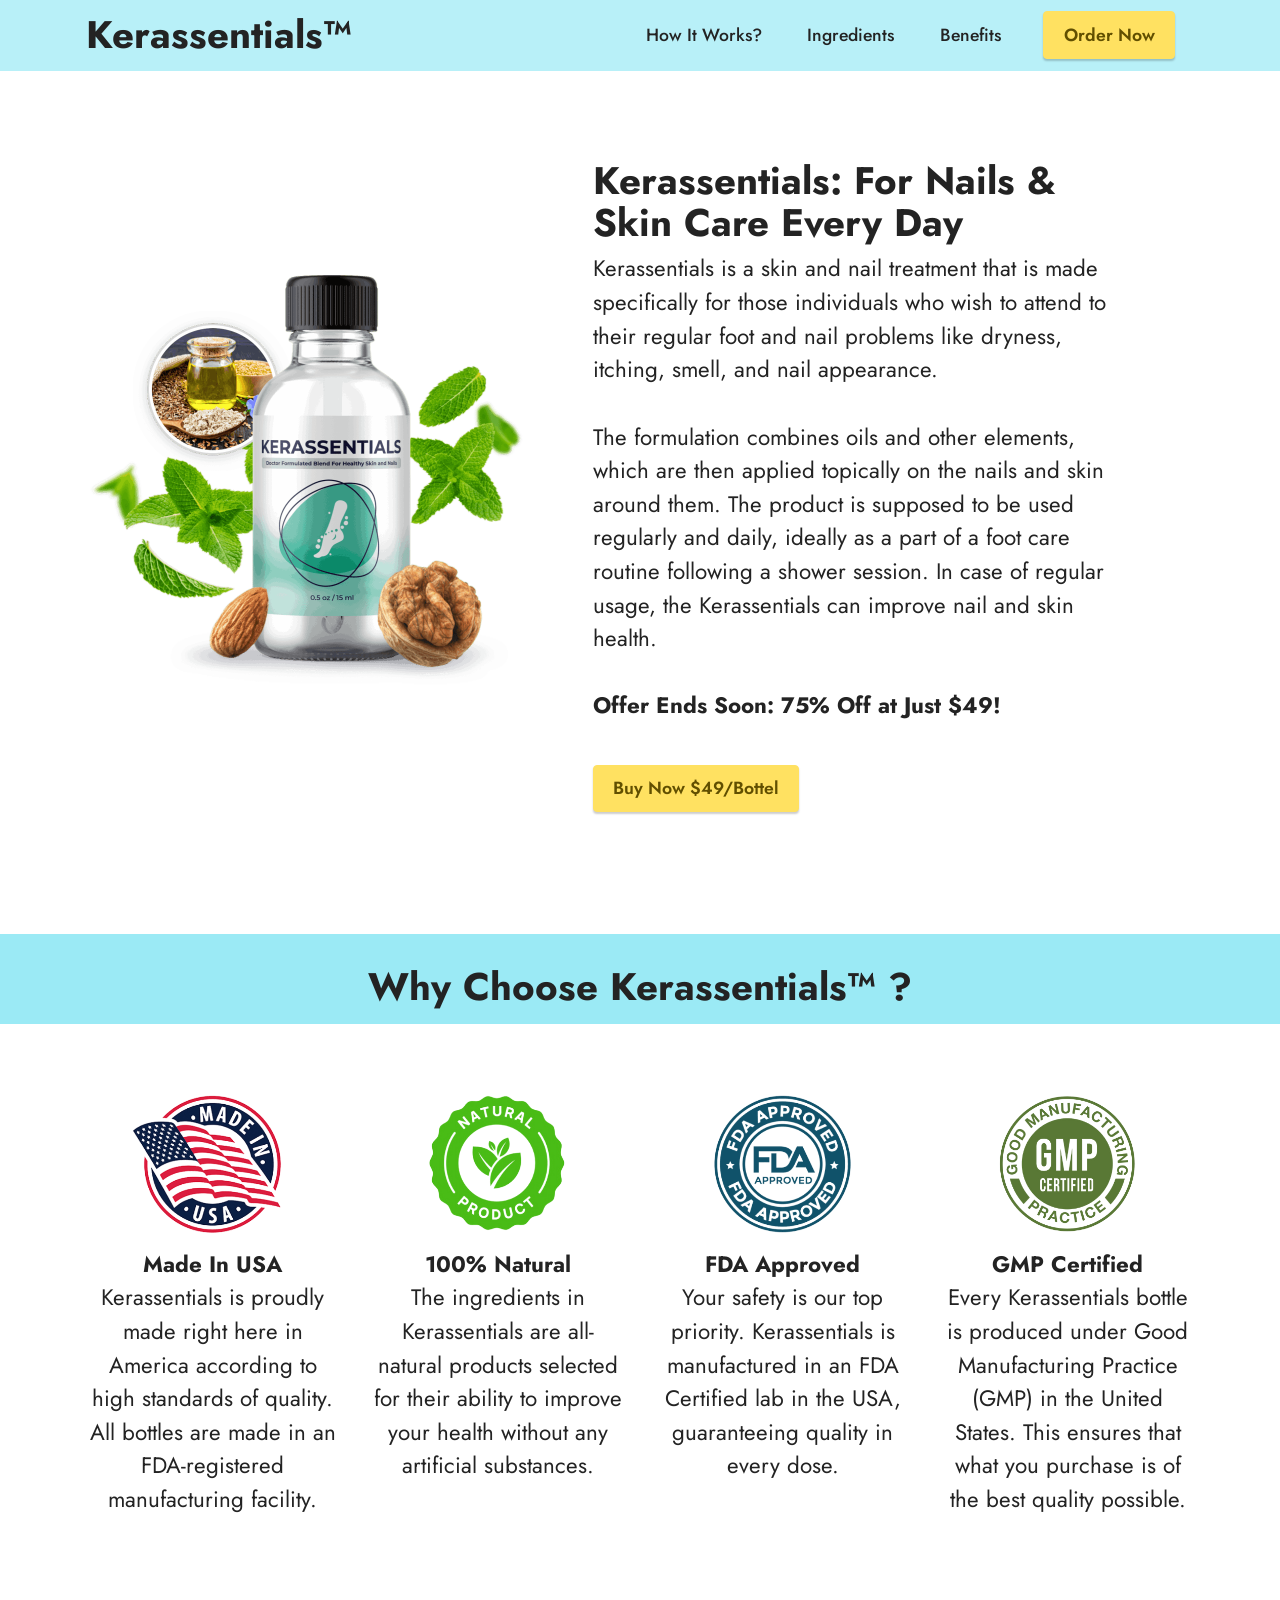
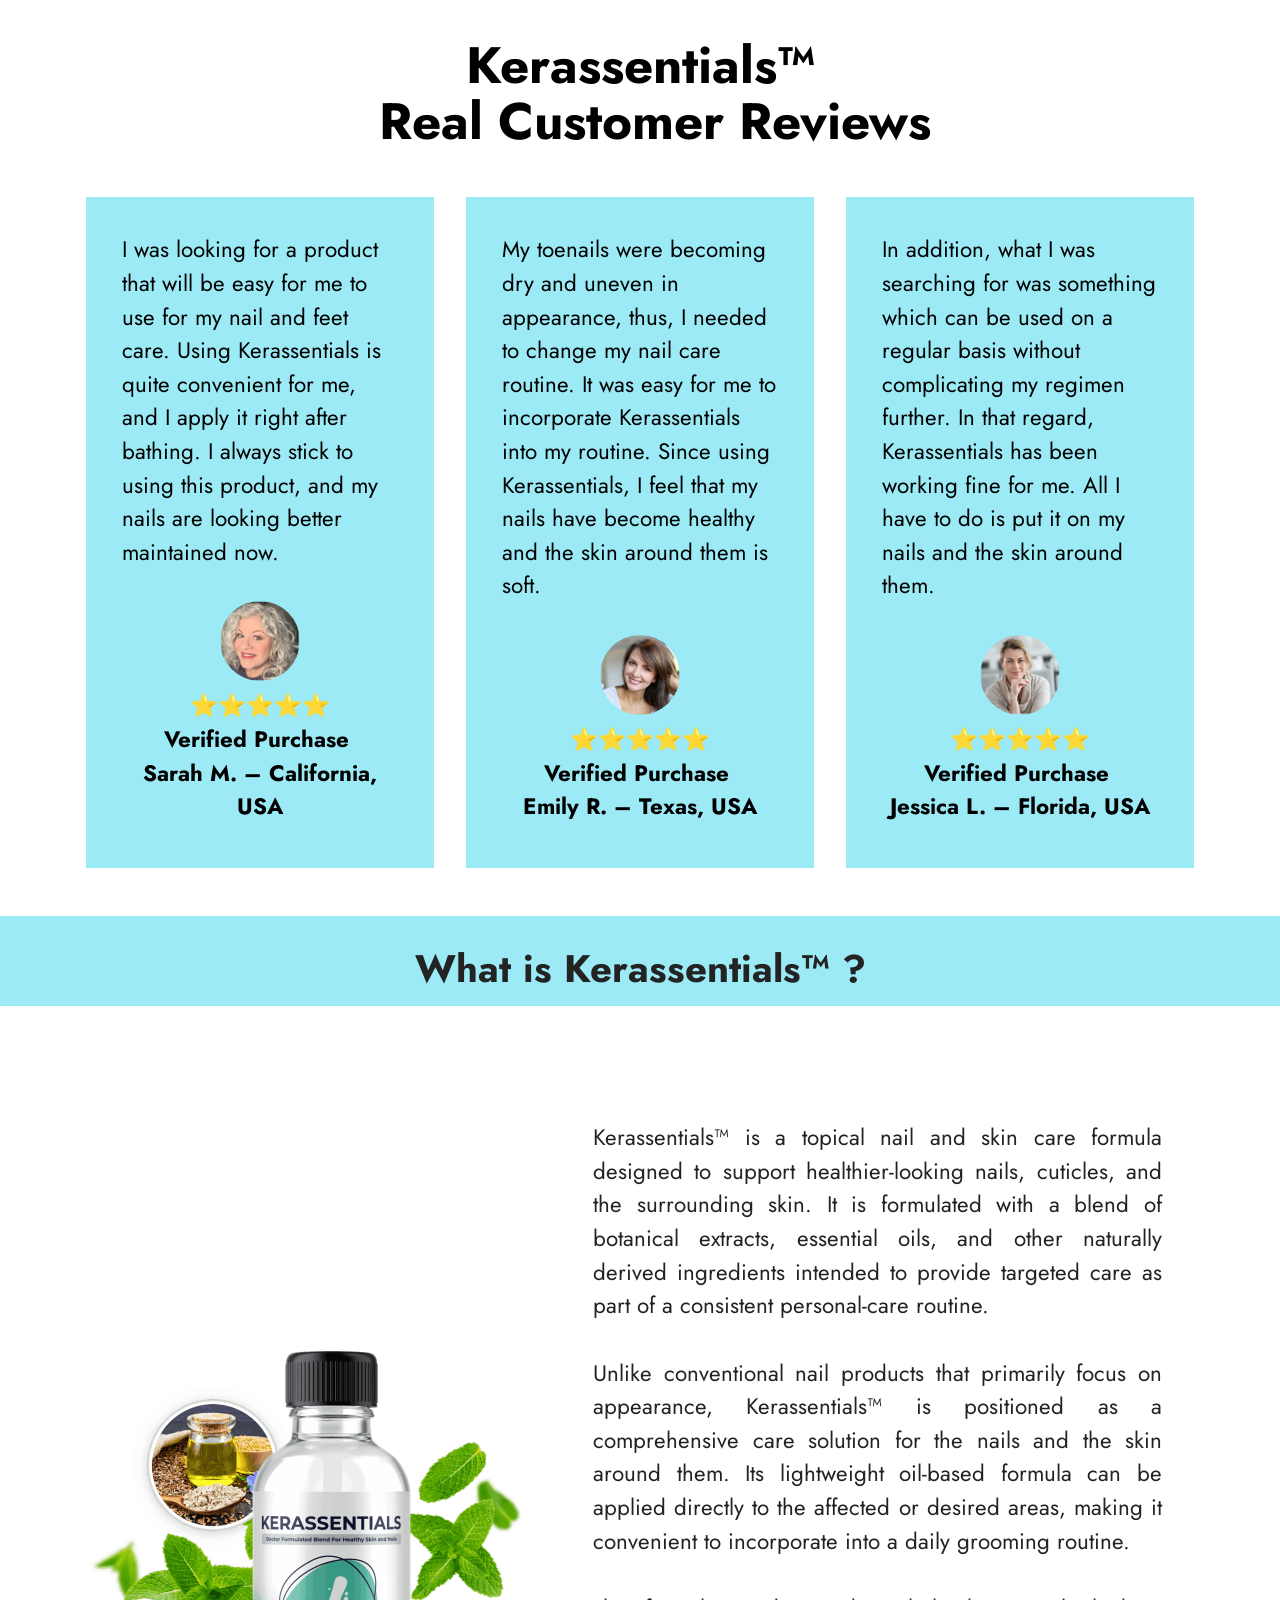
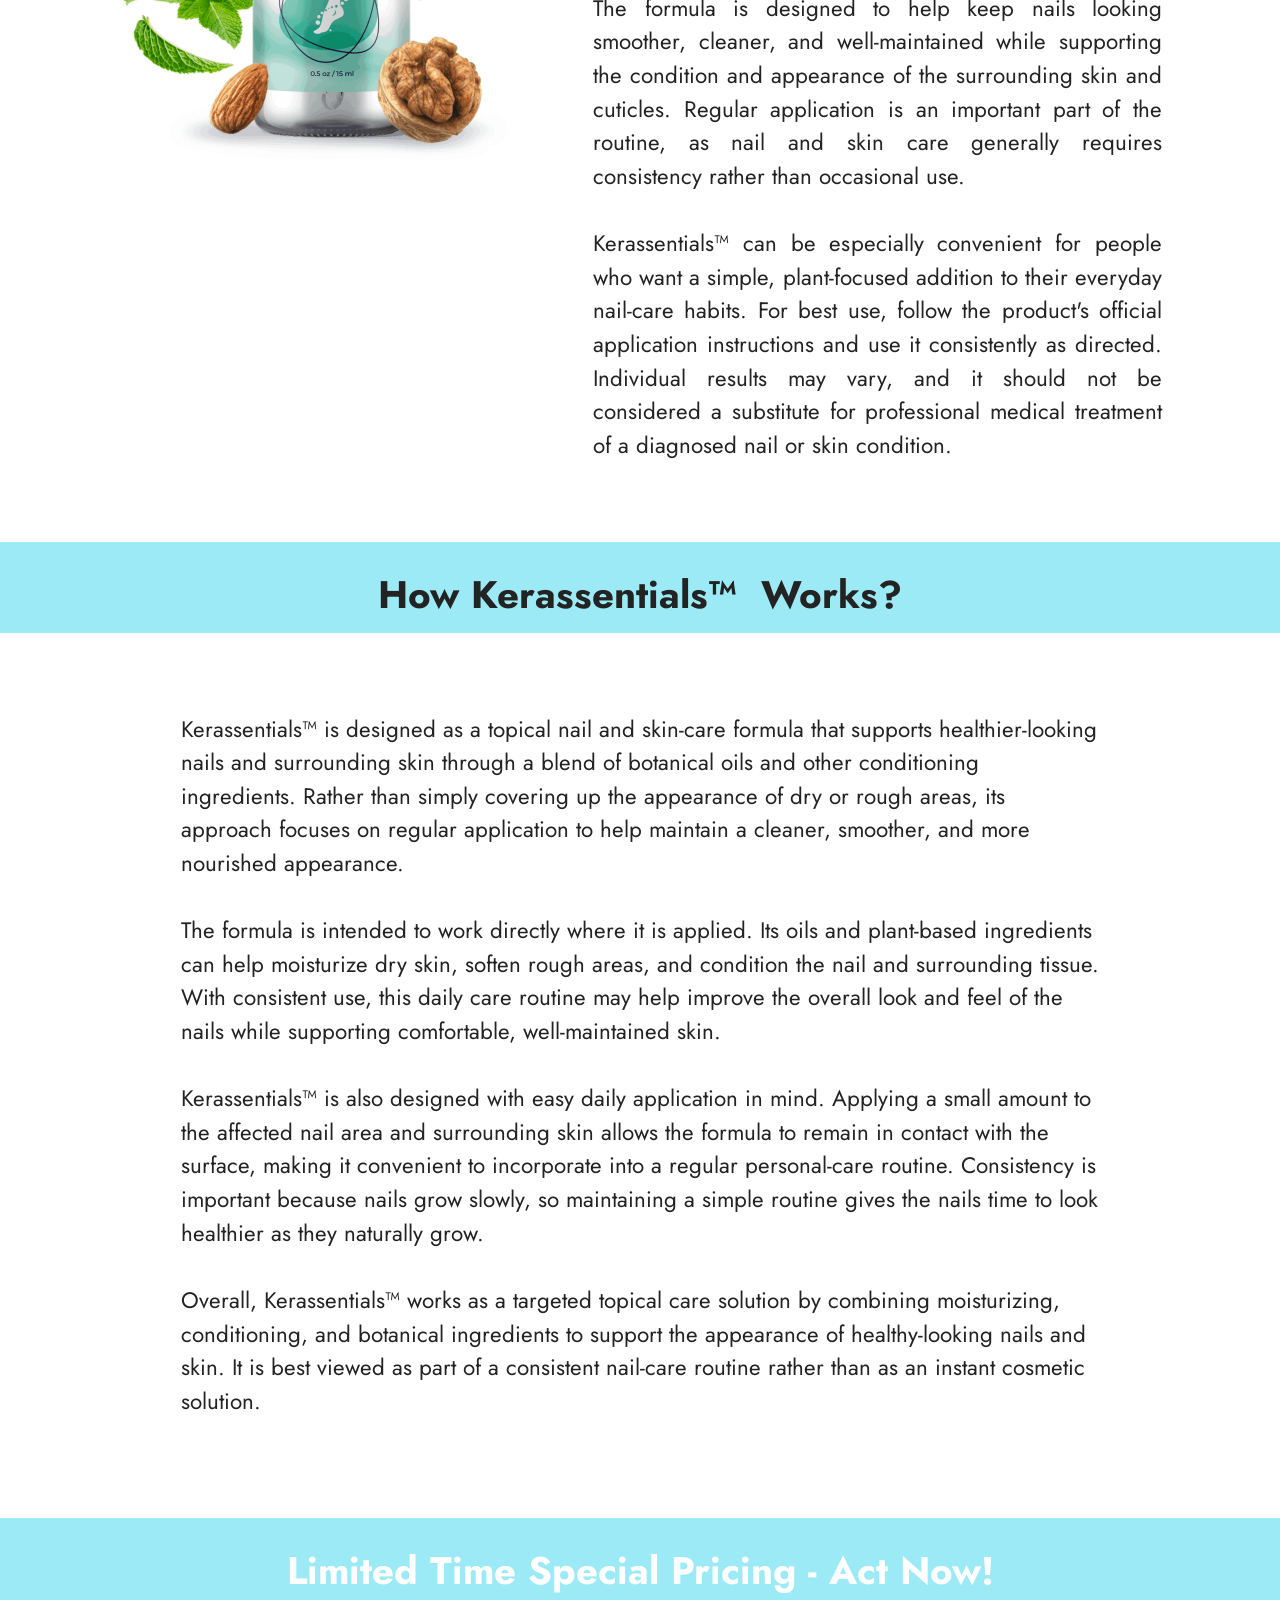
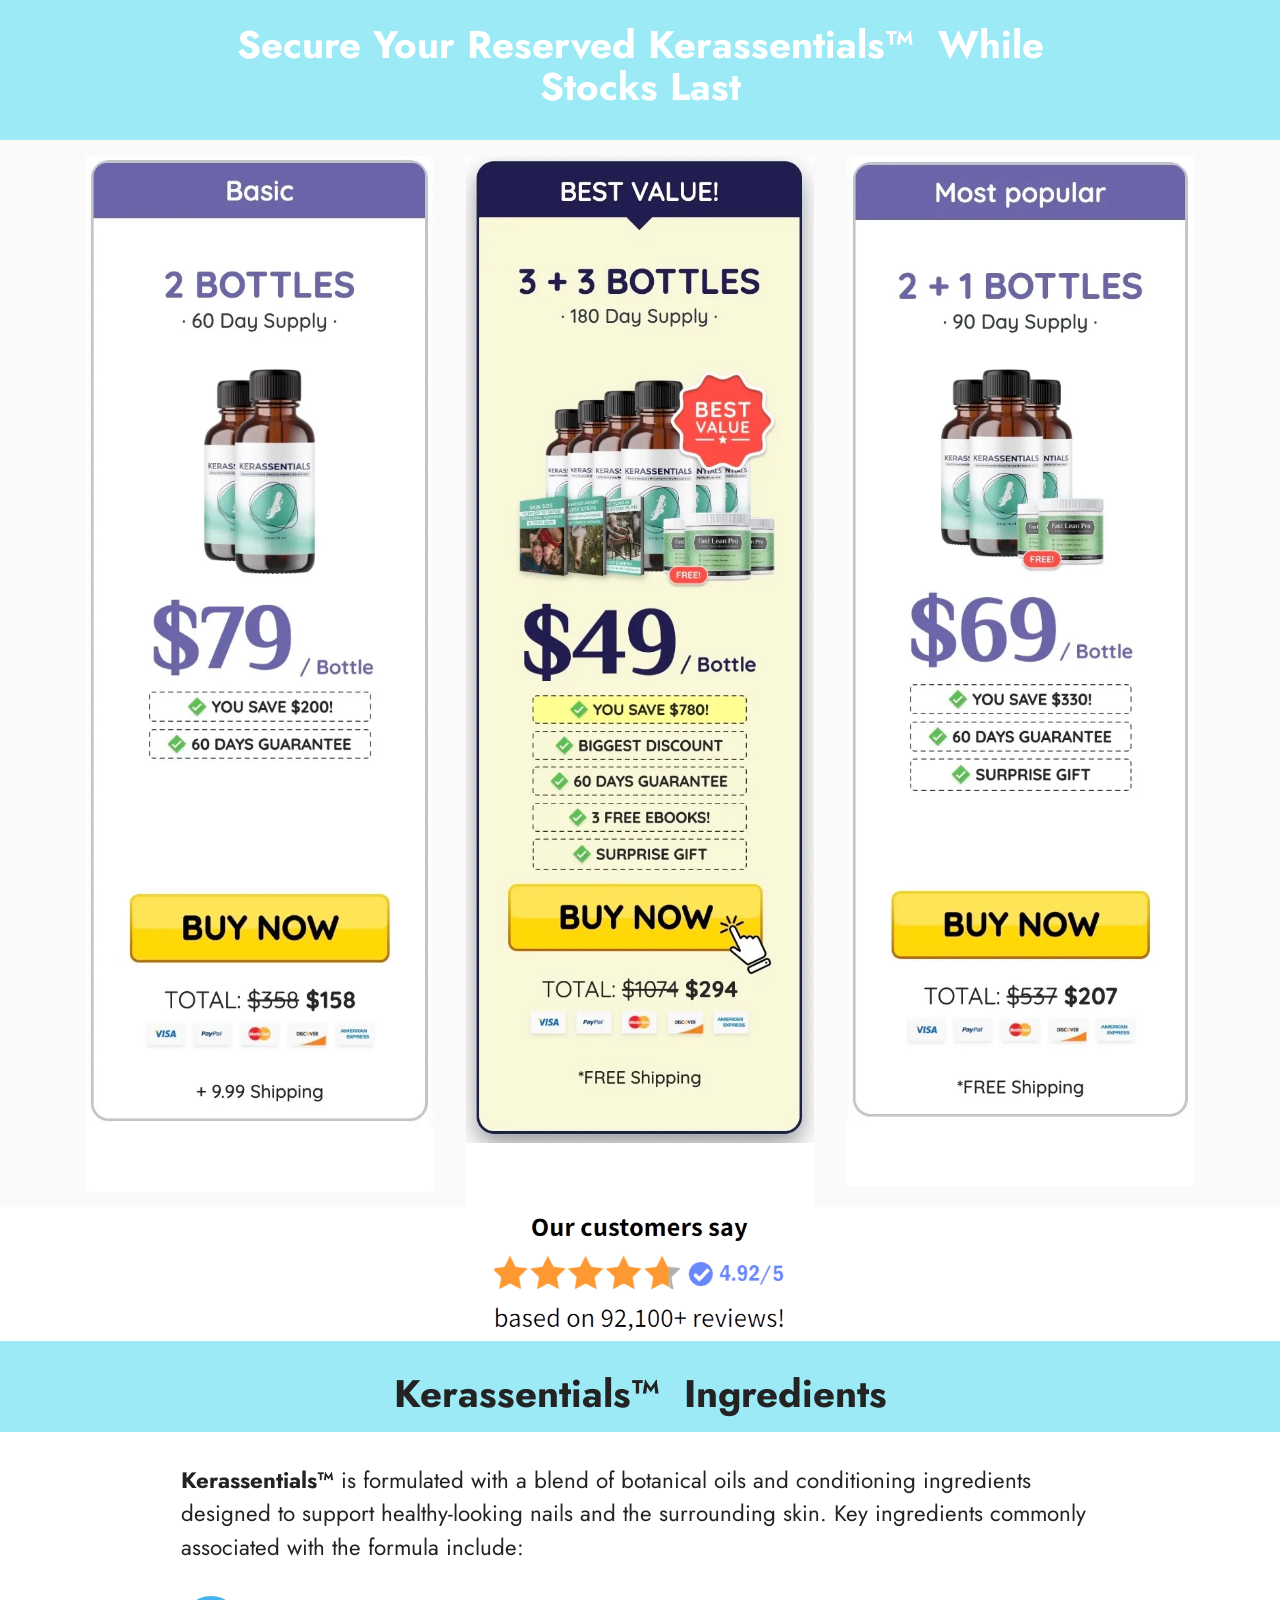
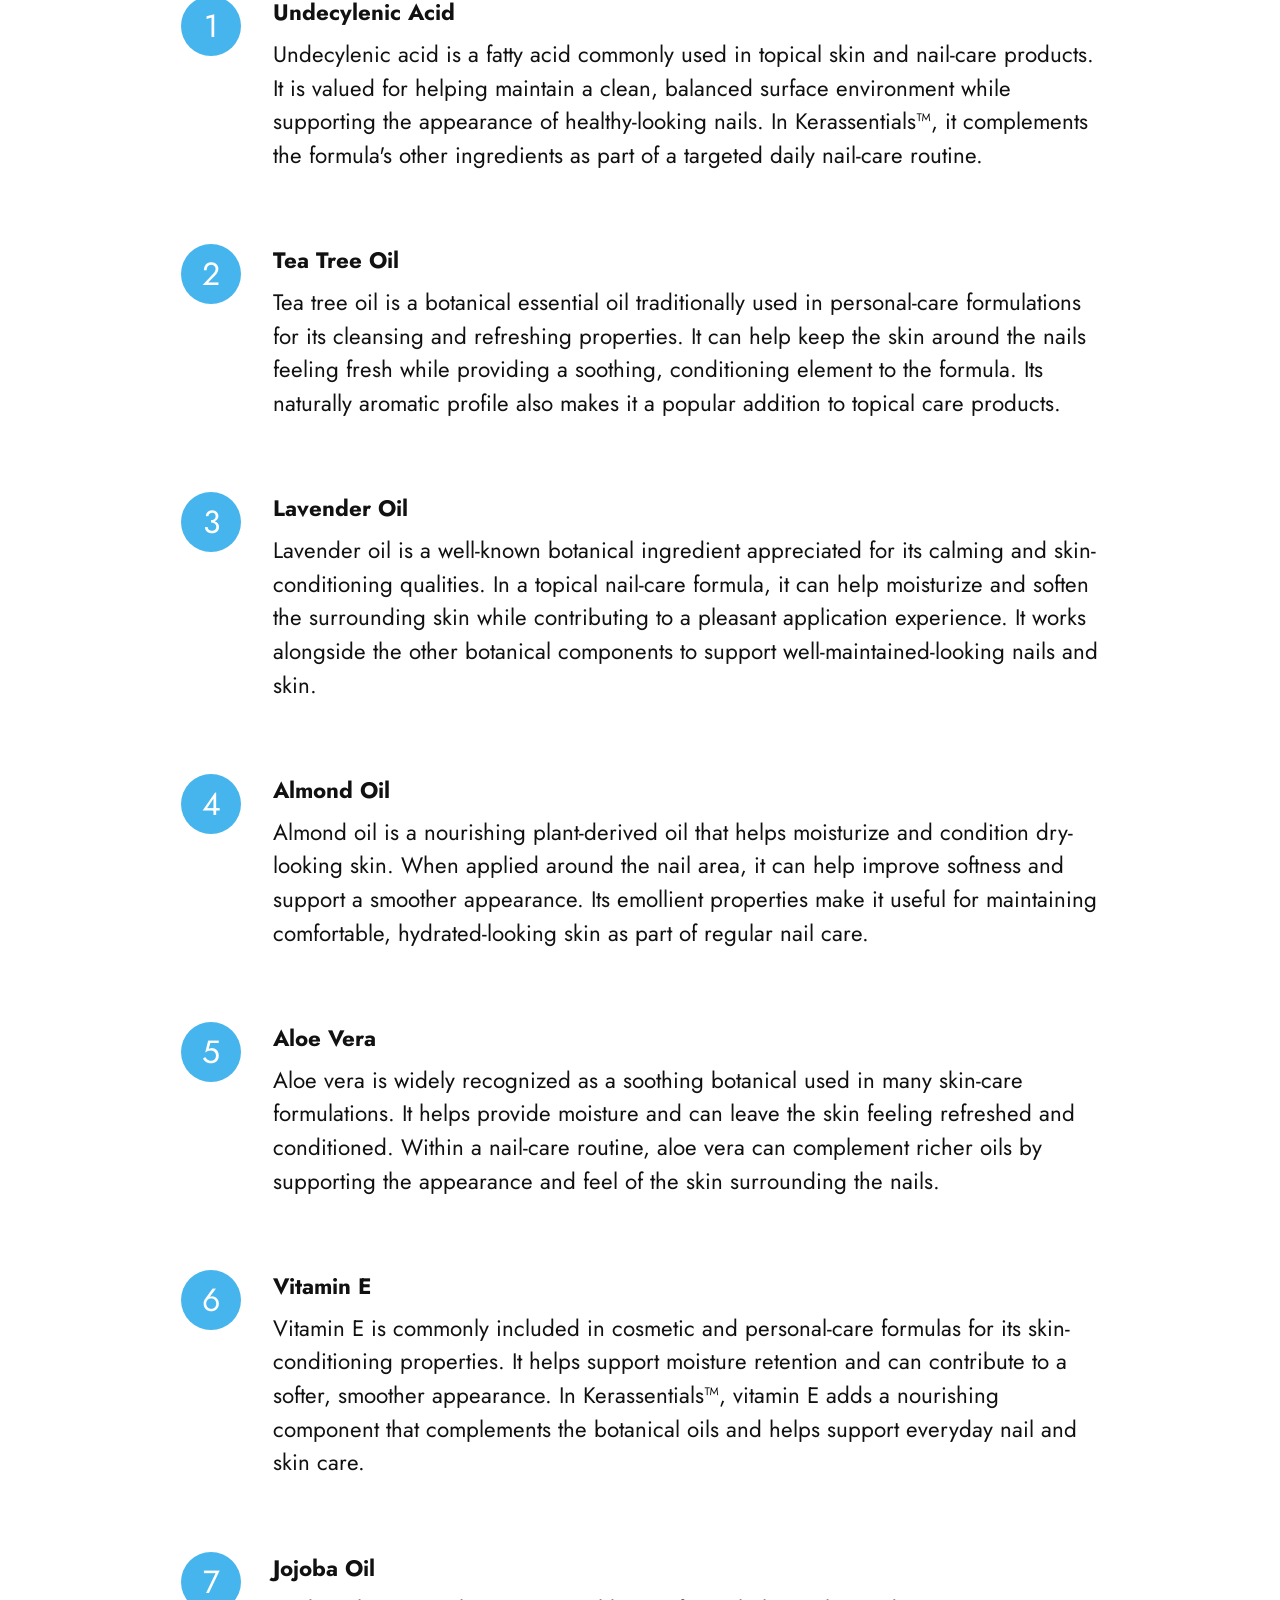
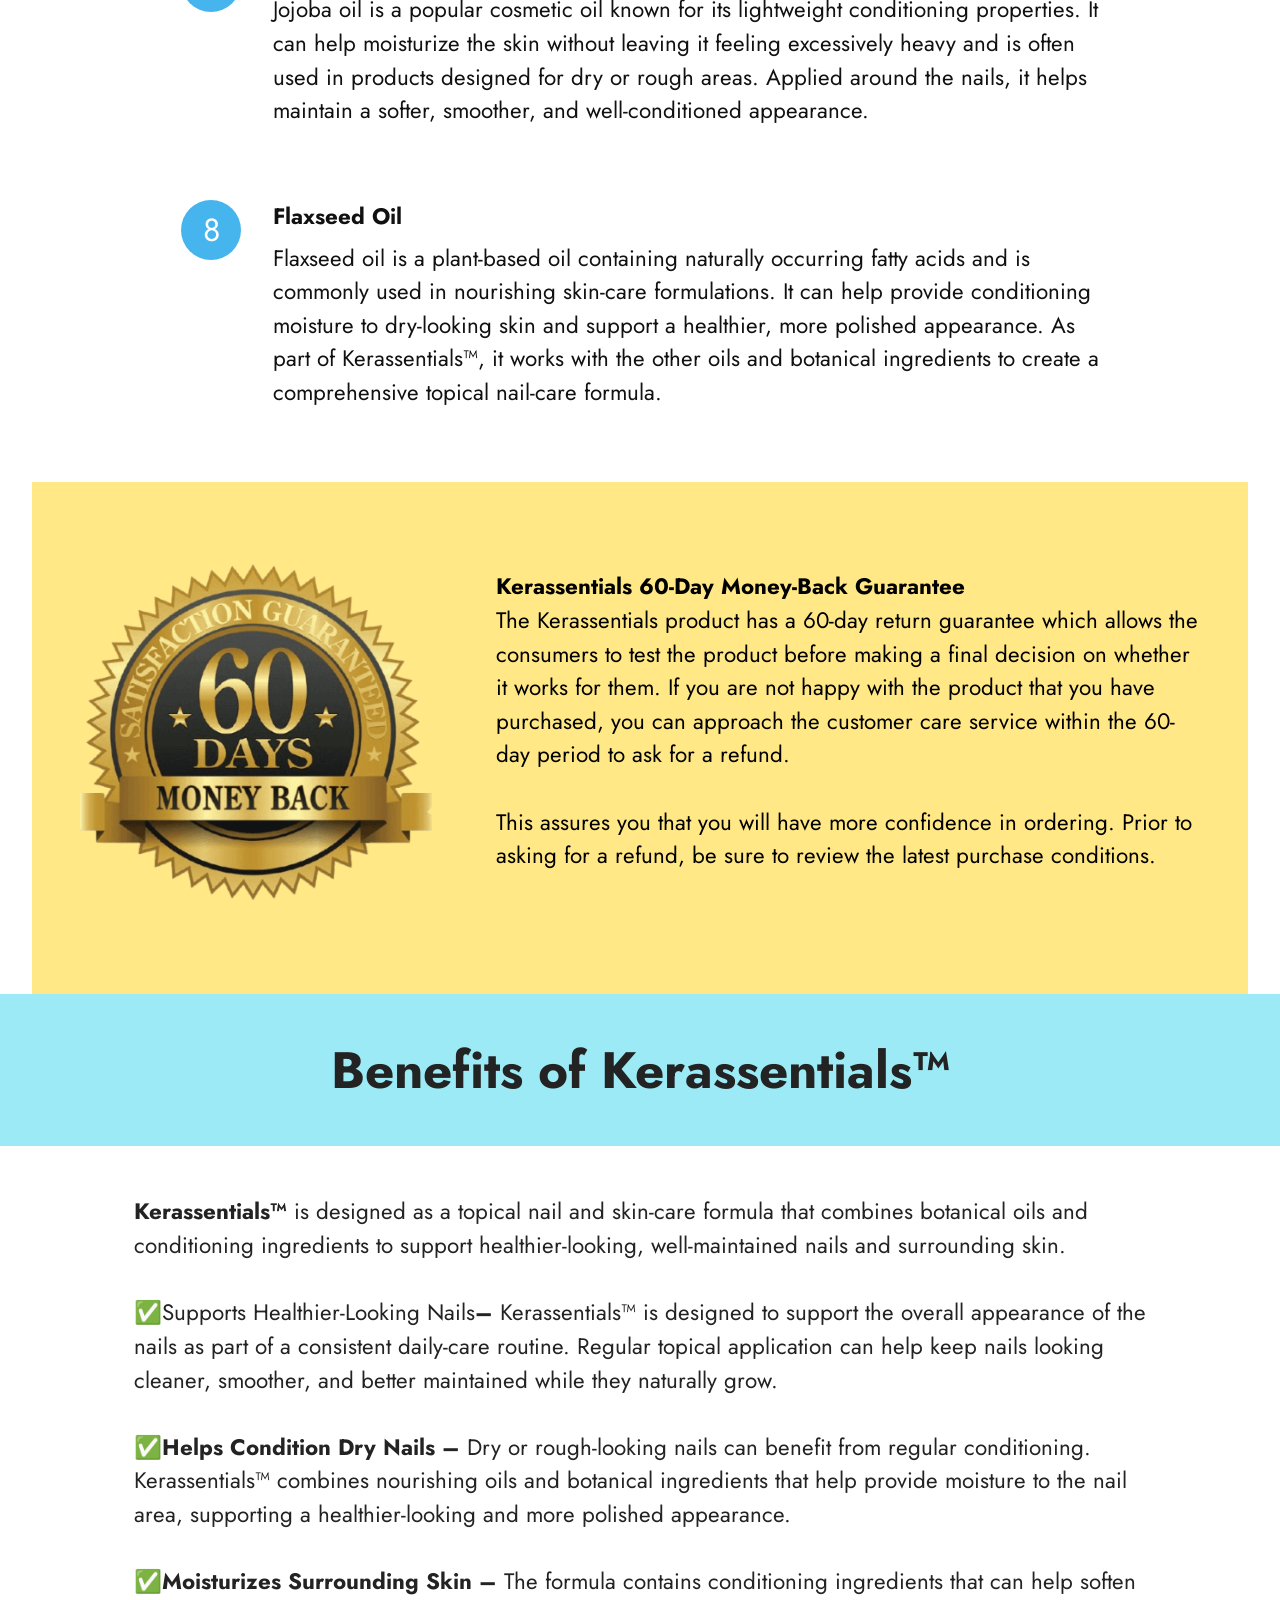
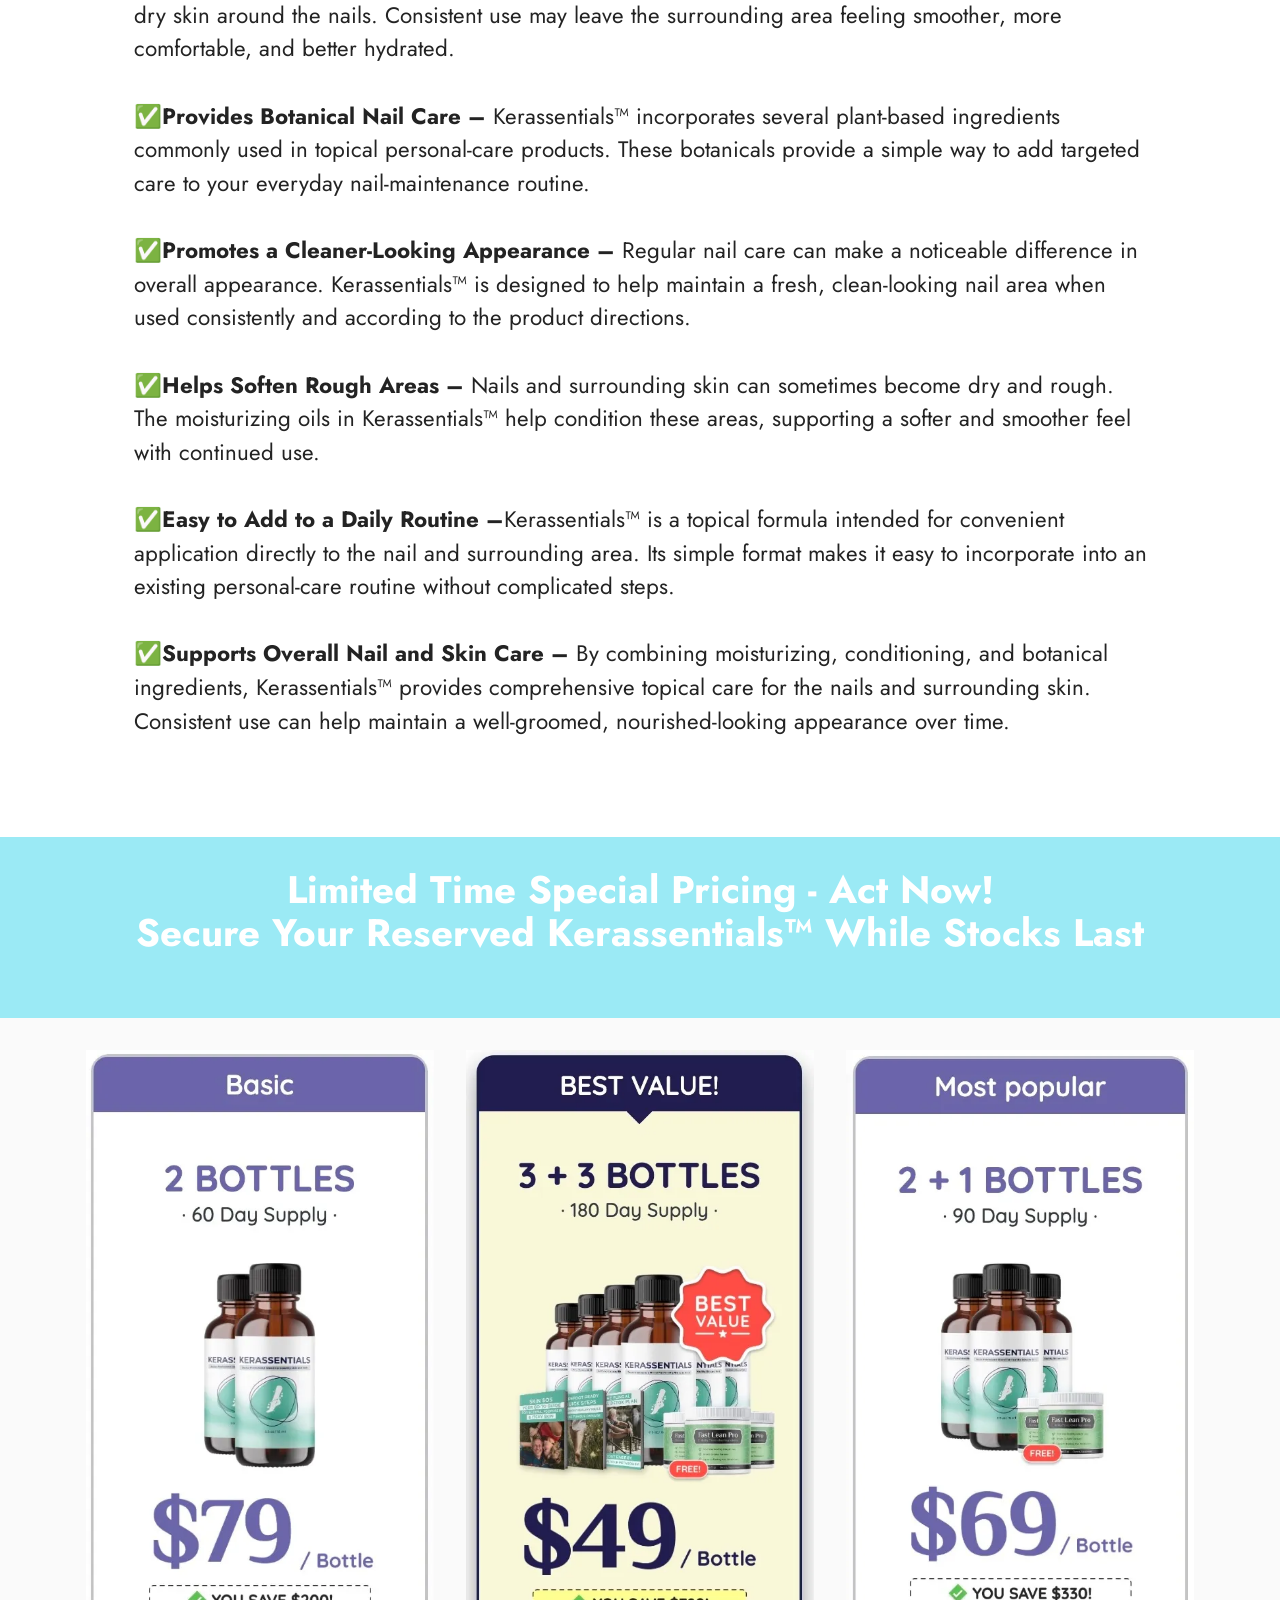
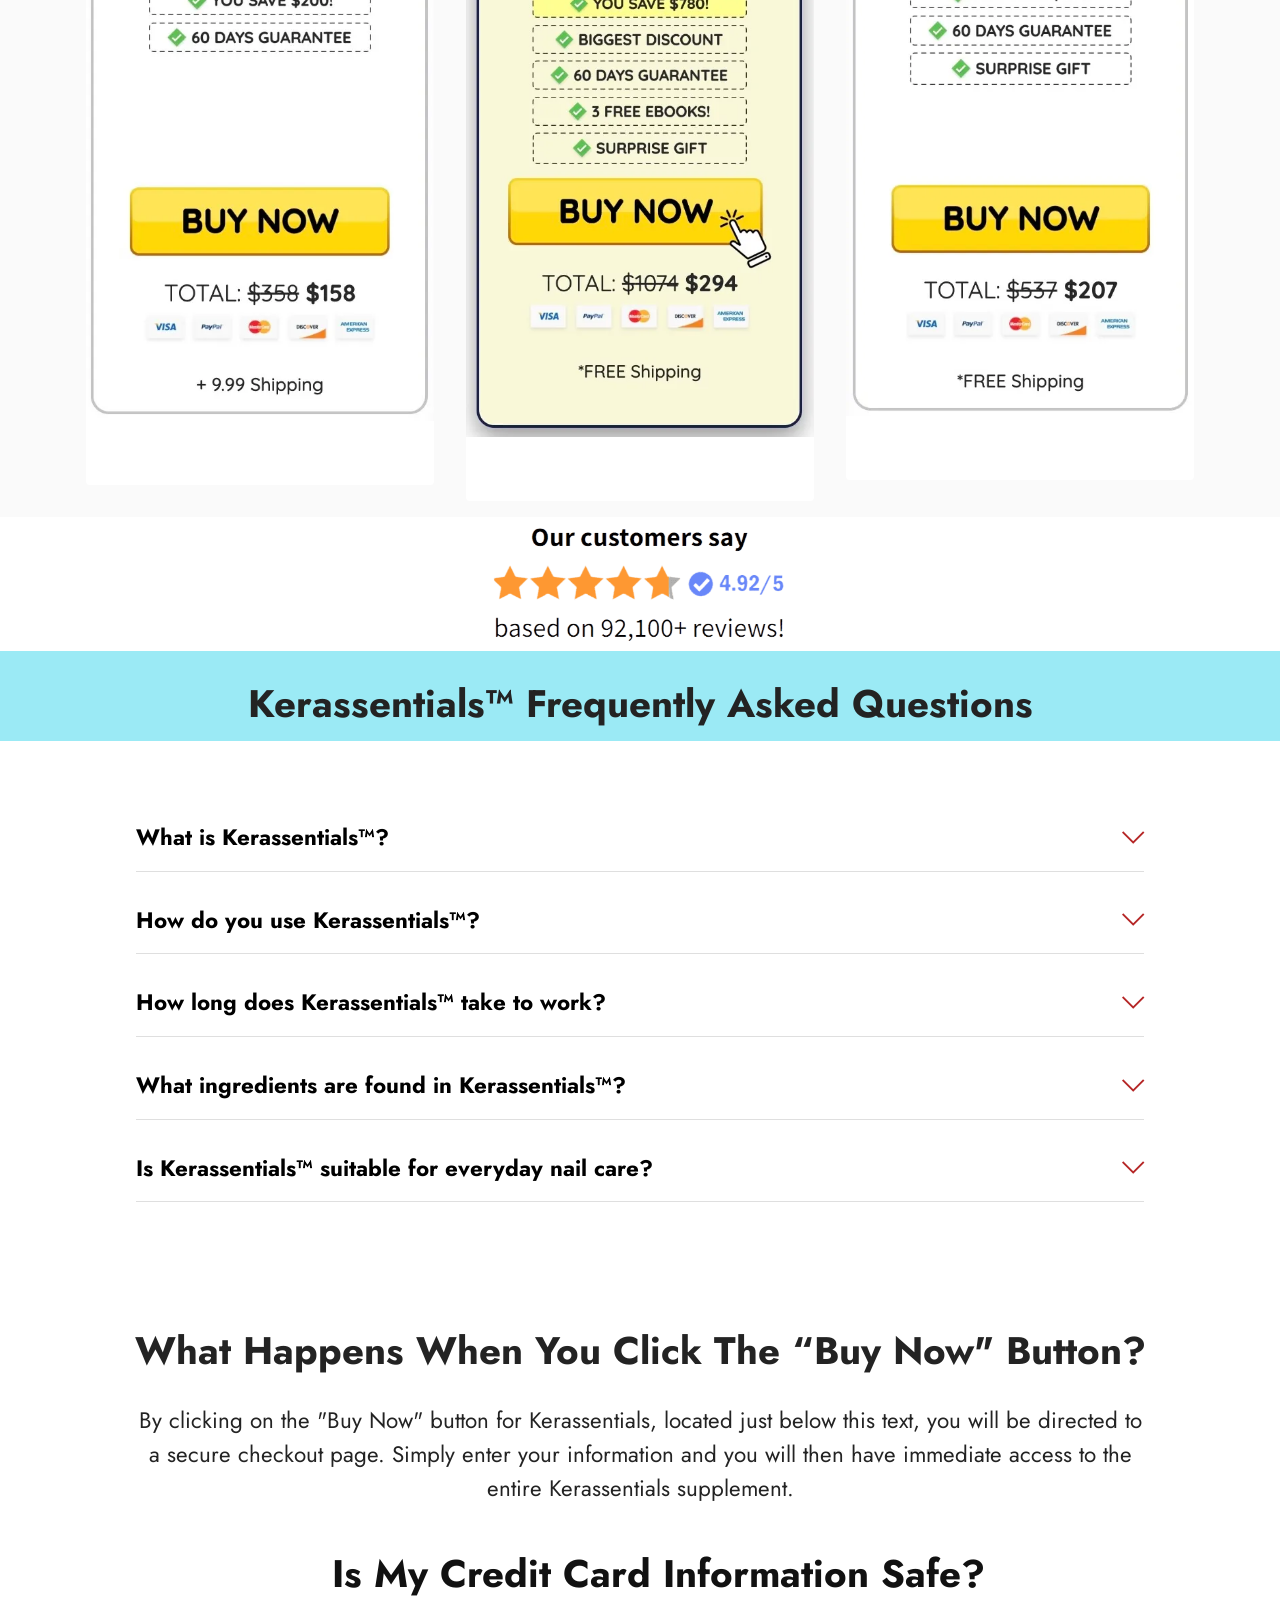
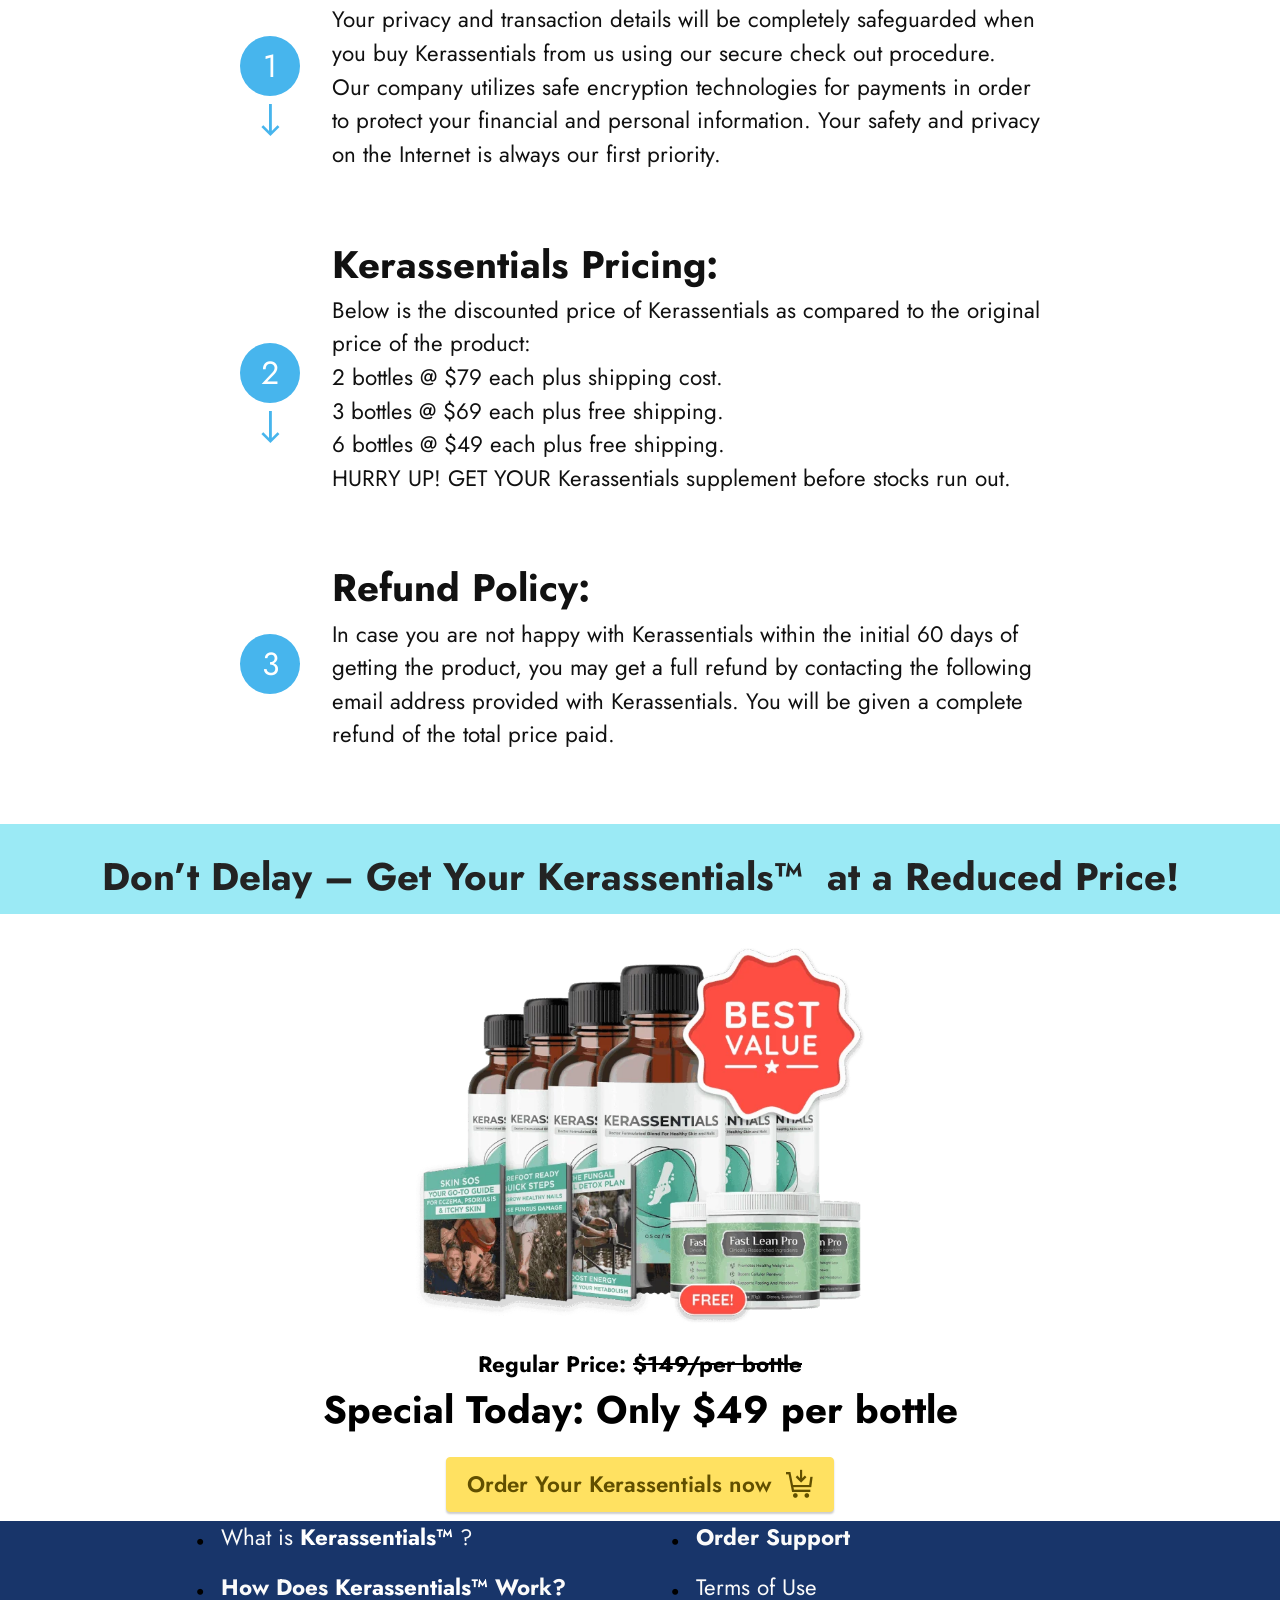
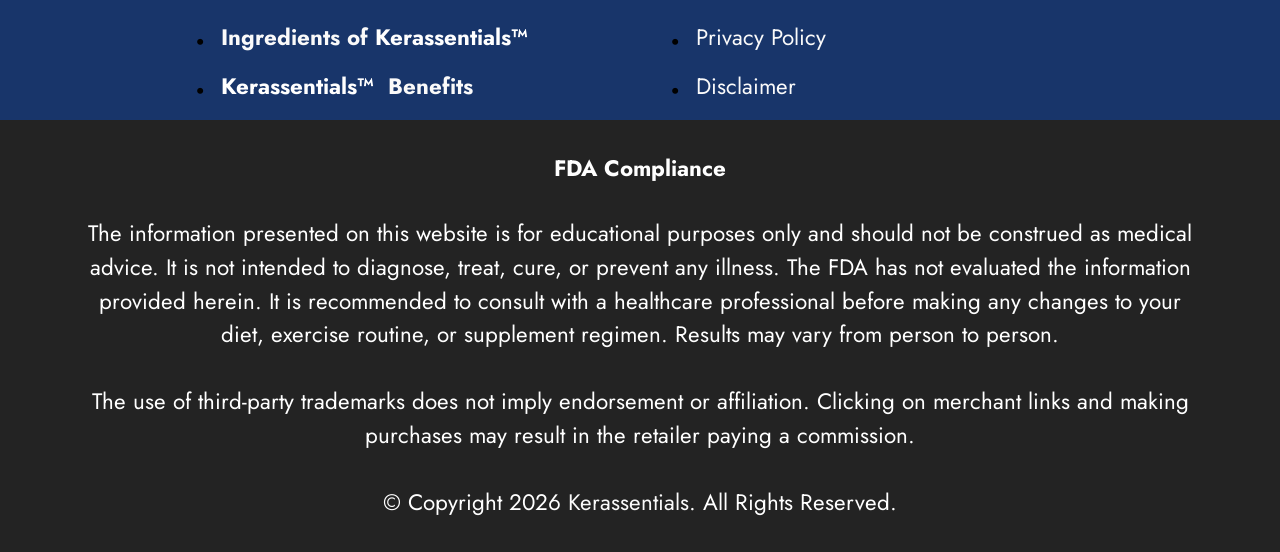
<file: index.html>
<!DOCTYPE html>
<html  lang="en">
<head>
  <!-- Site made with Mobirise Website Builder v6.1.12, https://mobirise.com -->
  <meta charset="UTF-8">
  <meta http-equiv="X-UA-Compatible" content="IE=edge">
  <meta name="generator" content="Mobirise v6.1.12, mobirise.com">
  <meta name="viewport" content="width=device-width, initial-scale=1, minimum-scale=1">
  <link rel="shortcut icon" href="assets/images/kerassentials-886x862-1.webp" type="image/x-icon">
  <meta name="description" content="Kerassentials™, a botanical nail care formula designed to moisturize, condition, and support healthier-looking nails and surrounding skin with easy daily topical application.">
  
  
  <title>Kerassentials™ – Natural Nail & Skin Care Support</title>
  <link rel="stylesheet" href="assets/web/assets/mobirise-icons2/mobirise2.css">
  <link rel="stylesheet" href="assets/web/assets/mobirise-icons/mobirise-icons.css">
  <link rel="stylesheet" href="assets/bootstrap/css/bootstrap.min.css">
  <link rel="stylesheet" href="assets/dropdown/css/style.css">
  <link rel="stylesheet" href="assets/socicon/css/styles.css">
  <link rel="stylesheet" href="assets/theme/css/style.css">
  <link rel="preload" href="https://fonts.googleapis.com/css?family=Jost:100,200,300,400,500,600,700,800,900,100i,200i,300i,400i,500i,600i,700i,800i,900i&display=swap" as="style" onload="this.onload=null;this.rel='stylesheet'">
  <noscript><link rel="stylesheet" href="https://fonts.googleapis.com/css?family=Jost:100,200,300,400,500,600,700,800,900,100i,200i,300i,400i,500i,600i,700i,800i,900i&display=swap"></noscript>
  <link rel="preload" as="style" href="assets/mobirise/css/mbr-additional.css?v=P9xolK"><link rel="stylesheet" href="assets/mobirise/css/mbr-additional.css?v=P9xolK" type="text/css">

  <meta name="google-site-verification" content="4bTPPsSgGg9mrN9ppGhdz5BRyaK9BWV9diWJw_Lr8Sk" />
	<meta name="msvalidate.01" content="E1C683F4EFB1ADD5ABCEF03F91AA41EB" />
  
  
</head>
<body>
  
  <section data-bs-version="5.1" class="menu menu2 cid-tB0YZQqaCG" once="menu" id="menu2-0">
    
    <nav class="navbar navbar-dropdown navbar-expand-lg">
        <div class="container">
            <div class="navbar-brand">
                
                <span class="navbar-caption-wrap"><a class="navbar-caption text-black text-primary display-2" href="https://mwebzuno.com/7423/8418/6/?">Kerassentials™&nbsp;&nbsp;<br></a></span>
            </div>
            <button class="navbar-toggler" type="button" data-toggle="collapse" data-bs-toggle="collapse" data-target="#navbarSupportedContent" data-bs-target="#navbarSupportedContent" aria-controls="navbarNavAltMarkup" aria-expanded="false" aria-label="Toggle navigation">
                <div class="hamburger">
                    <span></span>
                    <span></span>
                    <span></span>
                    <span></span>
                </div>
            </button>
            <div class="collapse navbar-collapse" id="navbarSupportedContent">
                <ul class="navbar-nav nav-dropdown" data-app-modern-menu="true"><li class="nav-item"><a class="nav-link link text-black text-primary display-4" href="index.html#header3-1m">How It Works?</a></li>
                    <li class="nav-item"><a class="nav-link link text-black text-primary display-4" href="index.html#features20-x">
                            Ingredients</a></li>
                    <li class="nav-item"><a class="nav-link link text-black text-primary display-4" href="index.html#header3-1n">Benefits</a>
                    </li></ul>
                
                <div class="navbar-buttons mbr-section-btn"><a class="btn btn-warning display-4" href="https://mwebzuno.com/7423/8418/6/?">Order Now</a></div>
            </div>
        </div>
    </nav>
</section>

<section data-bs-version="5.1" class="header3 cid-tB10ubWVri" id="header3-1">

    

    
    

    <div class="align-center container">
        <div class="row justify-content-center">
            <div class="col-12 col-lg-9">
                
                
                
                
            </div>
        </div>
    </div>
</section>

<section data-bs-version="5.1" class="features7 cid-vsFuxaL0VE" id="features7-2c">
    <!---->
    

    
    
    <div class="container">
        <div class="card-wrapper">
            <div class="row align-items-center">
                <div class="col-12 col-lg-5">
                    <div class="image-wrapper">
                        <a href="https://mwebzuno.com/7423/8418/6/?"><img src="assets/images/kerassentials-886x862.webp" alt="Kerassentials"></a>
                    </div>
                </div>
                <div class="col-12 col-lg">
                    <div class="text-box">
                        <h5 class="mbr-title mbr-fonts-style display-2"><div><strong>Kerassentials: For Nails &amp; Skin Care Every Day</strong></div></h5>
                        <p class="mbr-text mbr-fonts-style display-7">Kerassentials is a skin and nail treatment that is made specifically for those individuals who wish to attend to their regular foot and nail problems like dryness, itching, smell, and nail appearance.<br><br>The formulation combines oils and other elements, which are then applied topically on the nails and skin around them. The product is supposed to be used regularly and daily, ideally as a part of a foot care routine following a shower session. In case of regular usage, the Kerassentials can improve nail and skin health.<br><br><strong>Offer Ends Soon: 75% Off at Just $49!</strong><br></p>
                        
                        <div class="mbr-section-btn pt-3"><a href="https://mwebzuno.com/7423/8418/6/?" class="btn btn-warning display-4">Buy Now $49/Bottel</a></div>
                    </div>
                </div>
            </div>
        </div>
    </div>
</section>

<section data-bs-version="5.1" class="header3 cid-vszOKZhpDv" id="header3-27">

    

    
    

    <div class="align-center container">
        <div class="row justify-content-center">
            <div class="col-12 col-lg-12">
                
                <h2 class="mbr-section-subtitle mbr-fonts-style mb-3 display-2"><strong>Why Choose Kerassentials™&nbsp;</strong><strong style="font-size: 2.4rem;">?</strong></h2>
                
                
            </div>
        </div>
    </div>
</section>

<section data-bs-version="5.1" class="gallery5 mbr-gallery cid-vszOlzmzra" id="gallery5-26">
    

    
    

    <div class="container">
        
        <div class="row mbr-gallery mt-4">
            <div class="col-12 col-md-6 col-lg-3 item gallery-image active">
                <div class="item-wrapper" data-toggle="modal" data-bs-toggle="modal" data-target="#vxj3mpoqwO-modal" data-bs-target="#vxj3mpoqwO-modal">
                    <img class="w-100" src="assets/images/made-in-usa-500x300.png" alt="Made In USA" data-slide-to="0" data-bs-slide-to="0" data-target="#lb-vxj3mpoqwO" data-bs-target="#lb-vxj3mpoqwO">
                    <div class="icon-wrapper">
                        <span class="mobi-mbri mobi-mbri-search mbr-iconfont mbr-iconfont-btn"></span>
                    </div>
                </div>
                <h1 class="mbr-item-subtitle mbr-fonts-style align-center mb-2 mt-2 display-7"><div><strong>Made In USA</strong></div><div>Kerassentials is proudly made right here in America according to high standards of quality. All bottles are made in an FDA-registered manufacturing facility.</div><div>
</div></h1>
            </div>
            <div class="col-12 col-md-6 col-lg-3 item gallery-image">
                <div class="item-wrapper" data-toggle="modal" data-bs-toggle="modal" data-target="#vxj3mpoqwO-modal" data-bs-target="#vxj3mpoqwO-modal">
                    <img class="w-100" src="assets/images/natural-product-500x300.png" alt="100% Natural" data-slide-to="1" data-bs-slide-to="1" data-target="#lb-vxj3mpoqwO" data-bs-target="#lb-vxj3mpoqwO">
                    <div class="icon-wrapper">
                        <span class="mobi-mbri mobi-mbri-search mbr-iconfont mbr-iconfont-btn"></span>
                    </div>
                </div>
                <h1 class="mbr-item-subtitle mbr-fonts-style align-center mb-2 mt-2 display-7"><div><span style="font-size: 1.4rem;"><strong>100% Natural</strong></span></div><div>The ingredients in Kerassentials are all-natural products selected for their ability to improve your health without any artificial substances.</div></h1>
            </div>
            
            <div class="col-12 col-md-6 col-lg-3 item gallery-image">
                <div class="item-wrapper" data-toggle="modal" data-bs-toggle="modal" data-target="#vxj3mpoqwO-modal" data-bs-target="#vxj3mpoqwO-modal">
                    <img class="w-100" src="assets/images/fda-approved-500x300.png" alt="FDA Approved" data-slide-to="2" data-bs-slide-to="2" data-target="#lb-vxj3mpoqwO" data-bs-target="#lb-vxj3mpoqwO">
                    <div class="icon-wrapper">
                        <span class="mobi-mbri mobi-mbri-search mbr-iconfont mbr-iconfont-btn"></span>
                    </div>
                </div>
                <h1 class="mbr-item-subtitle mbr-fonts-style align-center mb-2 mt-2 display-7"><div><strong>FDA Approved</strong></div><div>Your safety is our top priority. Kerassentials is manufactured in an FDA Certified lab in the USA, guaranteeing quality in every dose.</div></h1>
            </div><div class="col-12 col-md-6 col-lg-3 item gallery-image">
                <div class="item-wrapper" data-toggle="modal" data-bs-toggle="modal" data-target="#vxj3mpoqwO-modal" data-bs-target="#vxj3mpoqwO-modal">
                    <img class="w-100" src="assets/images/gmp-certified-500x300.png" alt="GMP Certified" data-slide-to="3" data-bs-slide-to="3" data-target="#lb-vxj3mpoqwO" data-bs-target="#lb-vxj3mpoqwO">
                    <div class="icon-wrapper">
                        <span class="mobi-mbri mobi-mbri-search mbr-iconfont mbr-iconfont-btn"></span>
                    </div>
                </div>
                <h1 class="mbr-item-subtitle mbr-fonts-style align-center mb-2 mt-2 display-7"><div><strong>GMP Certified</strong></div><div>Every Kerassentials bottle is produced under Good Manufacturing Practice (GMP) in the United States. This ensures that what you purchase is of the best quality possible.</div><div>
</div></h1>
            </div>
        </div>

        <div class="modal mbr-slider" tabindex="-1" role="dialog" aria-hidden="true" id="vxj3mpoqwO-modal">
            <div class="modal-dialog" role="document">
                <div class="modal-content">
                    <div class="modal-body">
                        <div class="carousel slide" id="lb-vxj3mpoqwO" data-interval="5000" data-bs-interval="5000">
                            <div class="carousel-inner">
                                <div class="carousel-item active">
                                    <img class="d-block w-100" src="assets/images/made-in-usa-500x300.png" alt="Mobirise Website Builder">
                                </div>
                                <div class="carousel-item">
                                    <img class="d-block w-100" src="assets/images/natural-product-500x300.png" alt="Mobirise Website Builder">
                                </div>
                                
                                <div class="carousel-item">
                                    <img class="d-block w-100" src="assets/images/fda-approved-500x300.png" alt="Mobirise Website Builder">
                                </div><div class="carousel-item">
                                    <img class="d-block w-100" src="assets/images/gmp-certified-500x300.png" alt="Mobirise Website Builder">
                                </div>
                            </div>
                            <ol class="carousel-indicators">
                                <li data-slide-to="0" data-bs-slide-to="0" class="active" data-target="#lb-vxj3mpoqwO" data-bs-target="#lb-vxj3mpoqwO"></li>
                                <li data-slide-to="1" data-bs-slide-to="1" data-target="#lb-vxj3mpoqwO" data-bs-target="#lb-vxj3mpoqwO"></li>
                                <li data-slide-to="2" data-bs-slide-to="2" data-target="#lb-vxj3mpoqwO" data-bs-target="#lb-vxj3mpoqwO"></li>
                                <li data-slide-to="3" data-bs-slide-to="3" data-target="#lb-vxj3mpoqwO" data-bs-target="#lb-vxj3mpoqwO"></li>
                            </ol>
                            <a role="button" href="" class="close" data-dismiss="modal" data-bs-dismiss="modal" aria-label="Close">
                            </a>
                            <a class="carousel-control-prev carousel-control" role="button" data-slide="prev" data-bs-slide="prev" href="#lb-vxj3mpoqwO">
                                <span class="mobi-mbri mobi-mbri-arrow-prev" aria-hidden="true"></span>
                                <span class="sr-only visually-hidden">Previous</span>
                            </a>
                            <a class="carousel-control-next carousel-control" role="button" data-slide="next" data-bs-slide="next" href="#lb-vxj3mpoqwO">
                                <span class="mobi-mbri mobi-mbri-arrow-next" aria-hidden="true"></span>
                                <span class="sr-only visually-hidden">Next</span>
                            </a>
                        </div>
                    </div>
                </div>
            </div>
        </div>
    </div>
</section>

<section data-bs-version="5.1" class="people04 cid-vwJ9Uq9fAi" id="people04-2h">
	
	
	<div class="container">
		<div class="row mb-5 justify-content-center">
			<div class="col-12 mb-0 content-head">
				<h3 class="mbr-section-title mbr-fonts-style align-center mb-0 display-1"><strong>Kerassentials™</strong><div><div><strong style="font-size: 3.2rem;">&nbsp; Real Customer Reviews</strong><br></div></div></h3>
				
			</div>
		</div>
		<div class="row mbr-masonry" data-masonry="{&quot;percentPosition&quot;: true }">
			
			<div class="item features-without-image col-12 col-md-6 col-lg-4 active">
				<div class="item-wrapper">
					<div class="card-box align-left">
						<p class="card-text mbr-fonts-style display-7">I was looking for a product that will be easy for me to use for my nail and feet care. Using Kerassentials is quite convenient for me, and I apply it right after bathing. I always stick to using this product, and my nails are looking better maintained now.<br>
						</p>
						<div class="img-wrapper mt-4 mb-2">
							<img src="assets/images/thermo-burn-pro-reviews-1.webp" data-slide-to="1" data-bs-slide-to="1" alt="Sarah M. – California, USA">
						</div>
						<h5 class="card-title mbr-fonts-style display-7"><strong>⭐⭐⭐⭐⭐</strong><br><strong>Verified Purchase&nbsp;</strong><br><strong>Sarah M. – California, USA</strong></h5>
					</div>
				</div>
			</div>
			
			
			<div class="item features-without-image col-12 col-md-6 col-lg-4">
				<div class="item-wrapper">
					<div class="card-box align-left">
						<p class="card-text mbr-fonts-style display-7">
							My toenails were becoming dry and uneven in appearance, thus, I needed to change my nail care routine. It was easy for me to incorporate Kerassentials into my routine. Since using Kerassentials, I feel that my nails have become healthy and the skin around them is soft.<br>
						</p>
						<div class="img-wrapper mt-4 mb-2">
							<img src="assets/images/thermo-burn-pro-reviews-2.webp" data-slide-to="1" data-bs-slide-to="1" alt="Emily R. – Texas, USA">
						</div>
						<h5 class="card-title mbr-fonts-style display-7"><strong>⭐⭐⭐⭐⭐</strong><br><strong>Verified Purchase&nbsp;</strong><br><strong>Emily R. – Texas, USA</strong></h5>
					</div>
				</div>
			</div><div class="item features-without-image col-12 col-md-6 col-lg-4">
				<div class="item-wrapper">
					<div class="card-box align-left">
						<p class="card-text mbr-fonts-style display-7">In addition, what I was searching for was something which can be used on a regular basis without complicating my regimen further. In that regard, Kerassentials has been working fine for me. All I have to do is put it on my nails and the skin around them.<br>
						</p>
						<div class="img-wrapper mt-4 mb-2">
							<img src="assets/images/thermo-burn-pro-reviews-3.webp" data-slide-to="2" data-bs-slide-to="2" alt="Jessica L. – Florida, USA">
						</div>
						<h5 class="card-title mbr-fonts-style display-7">
							<strong>⭐⭐⭐⭐⭐</strong><br><strong>Verified Purchase&nbsp;</strong><br><strong>
</strong>
						<div><strong>Jessica L. – Florida, USA</strong></div><div><strong>
</strong></div></h5>
					</div>
				</div>
			</div>
			
		</div>
	</div>
</section>

<section data-bs-version="5.1" class="header3 cid-tB83YwBUMj" id="header3-1l">

    

    
    

    <div class="align-center container">
        <div class="row justify-content-center">
            <div class="col-12 col-lg-12">
                
                <h2 class="mbr-section-subtitle mbr-fonts-style mb-3 display-2"><strong>What is Kerassentials™&nbsp;</strong><strong style="font-size: 2.4rem;">?</strong></h2>
                
                
            </div>
        </div>
    </div>
</section>

<section data-bs-version="5.1" class="header11 cid-tB1vWdJbT6" id="header11-a">

    

    
    

    <div class="container">
        <div class="row justify-content-center">
            <div class="col-12 col-md-5 image-wrapper">
                <a href="https://mwebzuno.com/7423/8418/6/?"><img class="w-100" src="assets/images/kerassentials-886x862.webp" alt="Kerassentials"></a>
            </div>
            <div class="col-12 col-md">
                <div class="text-wrapper text-center">
                    
                    <p class="mbr-text mbr-fonts-style display-7"><br><br>Kerassentials™ is a topical nail and skin care formula designed to support healthier-looking nails, cuticles, and the surrounding skin. It is formulated with a blend of botanical extracts, essential oils, and other naturally derived ingredients intended to provide targeted care as part of a consistent personal-care routine.<br><br>Unlike conventional nail products that primarily focus on appearance, Kerassentials™ is positioned as a comprehensive care solution for the nails and the skin around them. Its lightweight oil-based formula can be applied directly to the affected or desired areas, making it convenient to incorporate into a daily grooming routine.<br><br>The formula is designed to help keep nails looking smoother, cleaner, and well-maintained while supporting the condition and appearance of the surrounding skin and cuticles. Regular application is an important part of the routine, as nail and skin care generally requires consistency rather than occasional use.<br><br>Kerassentials™ can be especially convenient for people who want a simple, plant-focused addition to their everyday nail-care habits. For best use, follow the product's official application instructions and use it consistently as directed. Individual results may vary, and it should not be considered a substitute for professional medical treatment of a diagnosed nail or skin condition.<br></p>
                    
                </div>
            </div>
        </div>
    </div>
</section>

<section data-bs-version="5.1" class="header3 cid-tB85bPoWQz" id="header3-1m">

    

    
    

    <div class="align-center container">
        <div class="row justify-content-center">
            <div class="col-12 col-lg-12">
                
                <h2 class="mbr-section-subtitle mbr-fonts-style mb-3 display-2"><strong>How Kerassentials™&nbsp;</strong><strong style="font-size: 2.4rem;">&nbsp;Works?</strong></h2>
                
                
            </div>
        </div>
    </div>
</section>

<section data-bs-version="5.1" class="content4 cid-tB1xoWzrbk" id="content4-d">
    

    
    
    <div class="container">
        <div class="row justify-content-center">
            <div class="title col-md-12 col-lg-10">
                
                <h4 class="mbr-section-subtitle align-center mbr-fonts-style mb-4 display-7"><div>Kerassentials™ is designed as a topical nail and skin-care formula that supports healthier-looking nails and surrounding skin through a blend of botanical oils and other conditioning ingredients. Rather than simply covering up the appearance of dry or rough areas, its approach focuses on regular application to help maintain a cleaner, smoother, and more nourished appearance.</div><div><br>
<div>
</div><div>
</div><div>
</div><div>
</div><div>
</div><div>
</div><div>The formula is intended to work directly where it is applied. Its oils and plant-based ingredients can help moisturize dry skin, soften rough areas, and condition the nail and surrounding tissue. With consistent use, this daily care routine may help improve the overall look and feel of the nails while supporting comfortable, well-maintained skin.</div></div><div><div><br></div></div><div><div>Kerassentials™ is also designed with easy daily application in mind. Applying a small amount to the affected nail area and surrounding skin allows the formula to remain in contact with the surface, making it convenient to incorporate into a regular personal-care routine. Consistency is important because nails grow slowly, so maintaining a simple routine gives the nails time to look healthier as they naturally grow.</div></div><div><div><br></div><div>Overall, Kerassentials™ works as a targeted topical care solution by combining moisturizing, conditioning, and botanical ingredients to support the appearance of healthy-looking nails and skin. It is best viewed as part of a consistent nail-care routine rather than as an instant cosmetic solution.</div></div><br><div><div><br></div></div><div><div>
</div><div>
</div></div></h4>
                
            </div>
        </div>
    </div>
</section>

<section data-bs-version="5.1" class="content4 cid-tB1yuhcVVi" id="content4-g">
    

    
    
    <div class="container">
        <div class="row justify-content-center">
            <div class="title col-md-12 col-lg-10">
                <h3 class="mbr-section-title mbr-fonts-style align-center mb-4 display-2"><strong>Limited Time Special Pricing - Act Now!</strong></h3>
                <h4 class="mbr-section-subtitle align-center mbr-fonts-style mb-4 display-2"><strong>Secure Your Reserved Kerassentials™&nbsp;</strong><strong style="font-size: 2.4rem;">&nbsp;While Stocks Last</strong></h4>
                
            </div>
        </div>
    </div>
</section>

<section data-bs-version="5.1" class="team1 cid-tB1z7NONXX" id="team1-h">
    

    
    
    <div class="container">
        <div class="row justify-content-center">
            
            <div class="col-sm-6 col-lg-4">
                <div class="card-wrap">
                    <div class="image-wrap">
                        <a href="https://mwebzuno.com/7423/8418/6/?"><img src="assets/images/kerassentials-2-bottles.webp" alt="Kerassentials 2 Bottle"></a>
                    </div>
                    <div class="content-wrap">
                        
                        
                        
                        
                        
                    </div>
                </div>
            </div>

            <div class="col-sm-6 col-lg-4">
                <div class="card-wrap">
                    <div class="image-wrap">
                        <a href="https://mwebzuno.com/7423/8418/6/?"><img src="assets/images/kerassentials-6-bottles.webp" alt="Kerassentials 6 Bottles"></a>
                    </div>
                    <div class="content-wrap">
                        
                        
                        
                        
                        
                    </div>
                </div>
            </div>

            <div class="col-sm-6 col-lg-4">
                <div class="card-wrap">
                    <div class="image-wrap">
                        <a href="https://mwebzuno.com/7423/8418/6/?"><img src="assets/images/kerassentials-3-bottles.webp" alt="Kerassentials 3 Bottles"></a>
                    </div>
                    <div class="content-wrap">
                        
                        
                        
                        
                        
                    </div>
                </div>
            </div>

            
        </div>
    </div>
</section>

<section data-bs-version="5.1" class="image3 cid-tB1zGVstSm" id="image3-j">
    

    
    

    <div class="container">
        <div class="row justify-content-center">
            <div class="col-12 col-lg-4">
                <div class="image-wrapper">
                    <img src="assets/images/alpilean-customer-review1-562x217.png" alt="Mobirise Website Builder">
                    
                </div>
            </div>
        </div>
    </div>
</section>

<section data-bs-version="5.1" class="header3 cid-tB85MvgqdZ" id="header3-1o">

    

    
    

    <div class="align-center container">
        <div class="row justify-content-center">
            <div class="col-12 col-lg-12">
                
                <h2 class="mbr-section-subtitle mbr-fonts-style mb-3 display-2"><strong style="font-size: 2.4rem;">Kerassentials™&nbsp;</strong><strong style="font-size: 2.4rem;">&nbsp;Ingredients</strong></h2>
                
                
            </div>
        </div>
    </div>
</section>

<section data-bs-version="5.1" class="content5 cid-tB1AZH7rno" id="content5-n">
    
    <div class="container">
        <div class="row justify-content-center">
            <div class="col-md-12 col-lg-10">
                
                
                <p class="mbr-text mbr-fonts-style display-7"><strong>Kerassentials™ </strong>is formulated with a blend of botanical oils and conditioning ingredients designed to support healthy-looking nails and the surrounding skin. Key ingredients commonly associated with the formula include:<br></p>
            </div>
        </div>
    </div>
</section>

<section data-bs-version="5.1" class="features19 cid-tB6Rwx4pqH" id="features20-x">

    

    
    
    <div class="container">
        <div class="row justify-content-center">
            
            <div class="col-12 col-md-10">
                <div class="item mbr-flex">
                    <div class="icon-box">
                        <span class="step-number mbr-fonts-style display-5">1</span>
                    </div>
                    <div class="text-box">
                        <h4 class="icon-title card-title mbr-black mbr-fonts-style display-7"><strong>Undecylenic Acid</strong></h4>
                        <h5 class="icon-text mbr-black mbr-fonts-style display-7">Undecylenic acid is a fatty acid commonly used in topical skin and nail-care products. It is valued for helping maintain a clean, balanced surface environment while supporting the appearance of healthy-looking nails. In Kerassentials™, it complements the formula's other ingredients as part of a targeted daily nail-care routine.</h5>
                    </div>
                </div>
                <div class="item mbr-flex">
                    <div class="icon-box">
                        <span class="step-number mbr-fonts-style display-5">2</span>
                    </div>
                    <div class="text-box">
                        <h4 class="icon-title card-title mbr-black mbr-fonts-style display-7"><strong>Tea Tree Oil</strong></h4>
                        <h5 class="icon-text mbr-black mbr-fonts-style display-7">Tea tree oil is a botanical essential oil traditionally used in personal-care formulations for its cleansing and refreshing properties. It can help keep the skin around the nails feeling fresh while providing a soothing, conditioning element to the formula. Its naturally aromatic profile also makes it a popular addition to topical care products.</h5>
                    </div>
                </div>
                <div class="item mbr-flex">
                    <div class="icon-box">
                        <span class="step-number mbr-fonts-style display-5">3</span>
                    </div>
                    <div class="text-box">
                        <h4 class="icon-title card-title mbr-black mbr-fonts-style display-7"><strong>Lavender Oil</strong></h4>
                        <h5 class="icon-text mbr-black mbr-fonts-style display-7">Lavender oil is a well-known botanical ingredient appreciated for its calming and skin-conditioning qualities. In a topical nail-care formula, it can help moisturize and soften the surrounding skin while contributing to a pleasant application experience. It works alongside the other botanical components to support well-maintained-looking nails and skin.</h5>
                    </div>
                </div>
                <div class="item mbr-flex">
                    <div class="icon-box">
                        <span class="step-number mbr-fonts-style display-5">4</span>
                    </div>
                    <div class="text-box">
                        <h4 class="icon-title card-title mbr-black mbr-fonts-style display-7"><strong>Almond Oil</strong></h4>
                        <h5 class="icon-text mbr-black mbr-fonts-style display-7">Almond oil is a nourishing plant-derived oil that helps moisturize and condition dry-looking skin. When applied around the nail area, it can help improve softness and support a smoother appearance. Its emollient properties make it useful for maintaining comfortable, hydrated-looking skin as part of regular nail care.</h5>
                    </div>
                </div>
                <div class="item mbr-flex">
                    <div class="icon-box">
                        <span class="step-number mbr-fonts-style display-5">5</span>
                    </div>
                    <div class="text-box">
                        <h4 class="icon-title card-title mbr-black mbr-fonts-style display-7"><strong>Aloe Vera</strong></h4>
                        <h5 class="icon-text mbr-black mbr-fonts-style display-7">Aloe vera is widely recognized as a soothing botanical used in many skin-care formulations. It helps provide moisture and can leave the skin feeling refreshed and conditioned. Within a nail-care routine, aloe vera can complement richer oils by supporting the appearance and feel of the skin surrounding the nails.</h5>
                    </div>
                </div>
                <div class="item mbr-flex">
                    <div class="icon-box">
                        <span class="step-number mbr-fonts-style display-5">6</span>
                    </div>
                    <div class="text-box">
                        <h4 class="icon-title card-title mbr-black mbr-fonts-style display-7"><strong>Vitamin E</strong></h4>
                        <h5 class="icon-text mbr-black mbr-fonts-style display-7">Vitamin E is commonly included in cosmetic and personal-care formulas for its skin-conditioning properties. It helps support moisture retention and can contribute to a softer, smoother appearance. In Kerassentials™, vitamin E adds a nourishing component that complements the botanical oils and helps support everyday nail and skin care.</h5>
                    </div>
                </div>
                <div class="item mbr-flex">
                    <div class="icon-box">
                        <span class="step-number mbr-fonts-style display-5">7</span>
                    </div>
                    <div class="text-box">
                        <h4 class="icon-title card-title mbr-black mbr-fonts-style display-7"><strong>Jojoba Oil</strong></h4>
                        <h5 class="icon-text mbr-black mbr-fonts-style display-7">Jojoba oil is a popular cosmetic oil known for its lightweight conditioning properties. It can help moisturize the skin without leaving it feeling excessively heavy and is often used in products designed for dry or rough areas. Applied around the nails, it helps maintain a softer, smoother, and well-conditioned appearance.</h5>
                    </div>
                </div>
                <div class="item mbr-flex last">
                    <div class="icon-box">
                        <span class="step-number mbr-fonts-style display-5">8</span>
                    </div>
                    <div class="text-box">
                        <h4 class="icon-title card-title mbr-black mbr-fonts-style display-7"><strong>Flaxseed Oil</strong></h4>
                        <h5 class="icon-text mbr-black mbr-fonts-style display-7">Flaxseed oil is a plant-based oil containing naturally occurring fatty acids and is commonly used in nourishing skin-care formulations. It can help provide conditioning moisture to dry-looking skin and support a healthier, more polished appearance. As part of Kerassentials™, it works with the other oils and botanical ingredients to create a comprehensive topical nail-care formula.</h5>
                    </div>
                </div>
                
                
            </div>
        </div>
    </div>
</section>

<section data-bs-version="5.1" class="features16 cid-tB70oq8oqH" id="features17-z">
    

    
    
    <div class="container-fluid">
        <div class="content-wrapper">
            <div class="row align-items-center">
                <div class="col-12 col-lg-4">
                    <div class="image-wrapper">
                        <a href="https://mwebauditly.com/13389/610/2/?"><img src="assets/images/satisfaction-guarantee-img-819x819.png" alt="MindSilence Guarantee"></a>
                    </div>
                </div>
                <div class="col-12 col-lg">
                    <div class="text-wrapper">
                        
                        <p class="mbr-text mbr-fonts-style mb-4 display-5"><strong>Kerassentials 60-Day Money-Back Guarantee<br></strong>The Kerassentials product has a 60-day return guarantee which allows the consumers to test the product before making a final decision on whether it works for them. If you are not happy with the product that you have purchased, you can approach the customer care service within the 60-day period to ask for a refund.<br><br>This assures you that you will have more confidence in ordering. Prior to asking for a refund, be sure to review the latest purchase conditions.<br></p>
                        
                    </div>
                </div>
            </div>
        </div>
    </div>
</section>

<section data-bs-version="5.1" class="header3 cid-tB85KfdIqc" id="header3-1n">

    

    
    

    <div class="align-center container">
        <div class="row justify-content-center">
            <div class="col-12 col-lg-12">
                
                <h2 class="mbr-section-subtitle mbr-fonts-style mb-3 display-1"><strong>Benefits of Kerassentials™</strong></h2>
                
                
            </div>
        </div>
    </div>
</section>

<section data-bs-version="5.1" class="content4 cid-vsCrrF8To7" id="content4-2a">
    

    
    
    <div class="container">
        <div class="row justify-content-center">
            <div class="title col-md-12 col-lg-11">
                
                <h2 class="mbr-section-subtitle align-center mbr-fonts-style mb-4 display-5"><div><span style="font-size: 1.4rem;"><br></span></div><div><strong>Kerassentials™ </strong>is designed as a topical nail and skin-care formula that combines botanical oils and conditioning ingredients to support healthier-looking, well-maintained nails and surrounding skin.</div><div><strong><br></strong></div><div><div>✅Supports Healthier-Looking Nails<strong>–</strong>&nbsp;Kerassentials™ is designed to support the overall appearance of the nails as part of a consistent daily-care routine. Regular topical application can help keep nails looking cleaner, smoother, and better maintained while they naturally grow.</div></div><div><div><br></div></div><div><div><strong>✅Helps Condition Dry Nails –</strong>&nbsp;Dry or rough-looking nails can benefit from regular conditioning. Kerassentials™ combines nourishing oils and botanical ingredients that help provide moisture to the nail area, supporting a healthier-looking and more polished appearance.</div></div><div><div><br></div></div><div><div>✅<strong>Moisturizes Surrounding Skin&nbsp;–</strong>&nbsp;The formula contains conditioning ingredients that can help soften dry skin around the nails. Consistent use may leave the surrounding area feeling smoother, more comfortable, and better hydrated.</div></div><br><div><div><span style="font-size: 1.4rem;">✅<strong>Provides Botanical Nail Care</strong></span><strong style="font-size: 1.4rem;">&nbsp;–</strong><span style="font-size: 1.4rem;">&nbsp;Kerassentials™ incorporates several plant-based ingredients commonly used in topical personal-care products. These botanicals provide a simple way to add targeted care to your everyday nail-maintenance routine.</span></div></div><div><div><span style="font-size: 1.4rem;"><br></span></div></div><div><div>✅<strong>Promotes a Cleaner-Looking Appearance&nbsp;–</strong>&nbsp;Regular nail care can make a noticeable difference in overall appearance. Kerassentials™ is designed to help maintain a fresh, clean-looking nail area when used consistently and according to the product directions.</div><div><br></div></div><div><div>✅<strong>Helps Soften Rough Areas&nbsp;–</strong>&nbsp;Nails and surrounding skin can sometimes become dry and rough. The moisturizing oils in Kerassentials™ help condition these areas, supporting a softer and smoother feel with continued use.</div></div><div><div><br></div></div><div><div>✅<strong>Easy to Add to a Daily Routine&nbsp;–</strong>Kerassentials™ is a topical formula intended for convenient application directly to the nail and surrounding area. Its simple format makes it easy to incorporate into an existing personal-care routine without complicated steps.</div></div><div><div><br></div></div><div><div><span style="font-size: 1.4rem;">✅<strong>Supports Overall Nail and Skin Care –</strong> By combining moisturizing, conditioning, and botanical ingredients, Kerassentials™ provides comprehensive topical care for the nails and surrounding skin. Consistent use can help maintain a well-groomed, nourished-looking appearance over time.</span></div></div><br><div><div><span style="font-size: 1.4rem;"><br></span></div></div></h2>
                
            </div>
        </div>
    </div>
</section>

<section data-bs-version="5.1" class="features13 cid-tB76Gmn59F" id="features14-13">
    

    
    
    <div class="container">
        <div class="row">
            <div class="col-12">
                <h3 class="mbr-section-title align-center mb-4 mbr-fonts-style display-2"><strong>Limited Time Special Pricing - Act Now!</strong><br><strong>
</strong><div><strong>Secure Your Reserved Kerassentials™</strong><strong style="font-size: 2.4rem;">&nbsp;While Stocks Last</strong></div></h3>
            </div>
            <div class="card col-12 col-md-4 col-lg-2 p-3">
                <div class="card-wrapper">
                    <div class="card-box align-center">
                        
                        
                    </div>
                </div>
            </div>
            <div class="card p-3 col-12 col-md-4 col-lg-2">
                <div class="card-wrapper">
                    <div class="card-box align-center">
                        
                        
                    </div>
                </div>
            </div>
            <div class="card p-3 col-12 col-md-4 col-lg-2">
                <div class="card-wrapper">
                    <div class="card-box align-center">
                        
                        
                    </div>
                </div>
            </div>
            <div class="card p-3 col-12 col-md-4 col-lg-2">
                <div class="card-wrapper">
                    <div class="card-box align-center">
                        
                        
                    </div>
                </div>
            </div>
            <div class="card p-3 col-12 col-md-4 col-lg-2">
                <div class="card-wrapper">
                    <div class="card-box align-center">
                        
                        
                    </div>
                </div>
            </div>
            <div class="card p-3 col-12 col-md-4 col-lg-2">
                <div class="card-wrapper">
                    <div class="card-box align-center">
                        
                        
                    </div>
                </div>
            </div>
        </div>
    </div>
</section>

<section data-bs-version="5.1" class="team1 cid-tB77tvzDI1" id="team1-15">
    

    
    
    <div class="container">
        <div class="row justify-content-center">
            
            <div class="col-sm-6 col-lg-4">
                <div class="card-wrap">
                    <div class="image-wrap">
                        <a href="https://mwebzuno.com/7423/8418/6/?"><img src="assets/images/kerassentials-2-bottles.webp" alt="Buy Kerassentials 2 Bottle"></a>
                    </div>
                    <div class="content-wrap">
                        
                        
                        
                        
                        
                    </div>
                </div>
            </div>

            <div class="col-sm-6 col-lg-4">
                <div class="card-wrap">
                    <div class="image-wrap">
                        <a href="https://mwebzuno.com/7423/8418/6/?"><img src="assets/images/kerassentials-6-bottles.webp" alt="Buy Kerassentials 6 Bottles"></a>
                    </div>
                    <div class="content-wrap">
                        
                        
                        
                        
                        
                    </div>
                </div>
            </div>

            <div class="col-sm-6 col-lg-4">
                <div class="card-wrap">
                    <div class="image-wrap">
                        <a href="https://mwebzuno.com/7423/8418/6/?"><img src="assets/images/kerassentials-3-bottles.webp" alt="Buy Kerassentials 3 Bottles"></a>
                    </div>
                    <div class="content-wrap">
                        
                        
                        
                        
                        
                    </div>
                </div>
            </div>

            
        </div>
    </div>
</section>

<section data-bs-version="5.1" class="image3 cid-tB78xBYzBD" id="image3-17">
    

    
    

    <div class="container">
        <div class="row justify-content-center">
            <div class="col-12 col-lg-4">
                <div class="image-wrapper">
                    <img src="assets/images/alpilean-customer-review1-1-562x217.png" alt="Glucotru 5 star ratings">
                    
                </div>
            </div>
        </div>
    </div>
</section>

<section data-bs-version="5.1" class="header3 cid-tB88MG5MRU" id="header3-1p">

    

    
    

    <div class="align-center container">
        <div class="row justify-content-center">
            <div class="col-12 col-lg-12">
                
                <h2 class="mbr-section-subtitle mbr-fonts-style mb-3 display-2"><strong style="font-size: 2.4rem;">Kerassentials™</strong><strong style="font-size: 2.4rem;">&nbsp;Frequently Asked Questions</strong></h2>
                
                
            </div>
        </div>
    </div>
</section>

<section data-bs-version="5.1" class="content17 cid-vsCvjWYpuU" id="content17-2b">

    

    
    
    
    <div class="container-fluid">
        
            <div class="row justify-content-center">
                <div class="col-12 col-md-10">
                    
                    
                    <div id="bootstrap-toggle" class="toggle-panel accordionStyles tab-content">
                        <div class="card mb-3">
                            <div class="card-header" role="tab" id="headingOne">
                                <a role="button" class="collapsed panel-title text-black" data-toggle="collapse" data-bs-toggle="collapse" data-core="" href="#collapse1_26" aria-expanded="false" aria-controls="collapse1">
                                    <h6 class="panel-title-edit mbr-fonts-style mb-0 display-7"><strong>What is Kerassentials™?</strong></h6>
                                    <span class="sign mbr-iconfont mbri-arrow-down"></span>
                                </a>
                            </div>
                            <div id="collapse1_26" class="panel-collapse noScroll collapse" role="tabpanel" aria-labelledby="headingOne">
                                <div class="panel-body">
                                    <p class="mbr-fonts-style panel-text display-7">Kerassentials™ is a topical nail and skin-care formula designed to support the appearance and condition of the nails and surrounding skin. It combines botanical oils and conditioning ingredients to provide targeted daily care. The formula is intended to help moisturize dry-looking areas, soften rough skin, and maintain a cleaner, smoother, well-groomed appearance when used consistently as directed.</p>
                                </div>
                            </div>
                        </div>
                        <div class="card mb-3">
                            <div class="card-header" role="tab" id="headingTwo">
                                <a role="button" class="collapsed panel-title text-black" data-toggle="collapse" data-bs-toggle="collapse" data-core="" href="#collapse2_26" aria-expanded="false" aria-controls="collapse2">
                                    <h6 class="panel-title-edit mbr-fonts-style mb-0 display-7"><strong>How do you use Kerassentials™?</strong></h6>
                                    <span class="sign mbr-iconfont mbri-arrow-down"></span>
                                </a>

                            </div>
                            <div id="collapse2_26" class="panel-collapse noScroll collapse" role="tabpanel" aria-labelledby="headingTwo">
                                <div class="panel-body">
                                    <p class="mbr-fonts-style panel-text display-7">Kerassentials™ is designed for convenient topical application to the nails and surrounding skin. For best results, apply the recommended amount according to the product's directions and maintain a consistent routine. Allow the formula to absorb naturally and avoid using more than recommended. Since nails grow gradually, regular use over time is generally more practical than expecting an immediate cosmetic change.</p>
                                </div>
                            </div>
                        </div>
                        <div class="card mb-3">
                            <div class="card-header" role="tab" id="headingThree">
                                <a role="button" class="collapsed panel-title text-black" data-toggle="collapse" data-bs-toggle="collapse" data-core="" href="#collapse3_26" aria-expanded="false" aria-controls="collapse3">
                                    <h6 class="panel-title-edit mbr-fonts-style mb-0 display-7"><strong>How long does Kerassentials™ take to work?</strong></h6>
                                    <span class="sign mbr-iconfont mbri-arrow-down"></span>
                                </a>
                            </div>
                            <div id="collapse3_26" class="panel-collapse noScroll collapse" role="tabpanel" aria-labelledby="headingThree">
                                <div class="panel-body">
                                    <p class="mbr-fonts-style panel-text display-7">The time needed to notice visible changes can vary depending on individual nail growth, nail condition, consistency of application, and everyday habits. Because fingernails and toenails grow slowly, maintaining a regular routine is important. Kerassentials™ should be viewed as ongoing topical nail care rather than an instant solution, and users should follow the manufacturer's recommended directions and expectations.</p>
                                </div>
                            </div>
                        </div>
                        <div class="card mb-3">
                            <div class="card-header" role="tab" id="headingThree">
                                <a role="button" class="collapsed panel-title text-black" data-toggle="collapse" data-bs-toggle="collapse" data-core="" href="#collapse4_26" aria-expanded="false" aria-controls="collapse4">
                                    <h6 class="panel-title-edit mbr-fonts-style mb-0 display-7"><strong>What ingredients are found in Kerassentials™?</strong></h6>
                                    <span class="sign mbr-iconfont mbri-arrow-down"></span>
                                </a>
                            </div>
                            <div id="collapse4_26" class="panel-collapse noScroll collapse" role="tabpanel" aria-labelledby="headingThree">
                                <div class="panel-body">
                                    <p class="mbr-fonts-style panel-text display-7">
                                       Kerassentials™ is formulated with a combination of botanical and conditioning ingredients. Ingredients associated with the formula include components such as tea tree oil, lavender oil, almond oil, aloe vera, vitamin E, jojoba oil, flaxseed oil, and undecylenic acid. These ingredients are included to provide moisturizing, conditioning, and targeted personal-care support for the nail area and surrounding skin.</p>
                                </div>
                            </div>
                        </div>
                        <div class="card mb-3">
                            <div class="card-header" role="tab" id="headingThree">
                                <a role="button" class="collapsed panel-title text-black" data-toggle="collapse" data-bs-toggle="collapse" data-core="" href="#collapse5_26" aria-expanded="false" aria-controls="collapse5">
                                   <h6 class="panel-title-edit mbr-fonts-style mb-0 display-7"><strong>Is Kerassentials™ suitable for everyday nail care?</strong></h6>
                                        <span class="mbr-iconfont mobi-mbri-arrow-down mobi-mbri"></span>
                                </a>
                            </div>
                            <div id="collapse5_26" class="panel-collapse noScroll collapse" role="tabpanel" aria-labelledby="headingThree">
                                <div class="panel-body">
                                    <p class="mbr-fonts-style panel-text display-7">
                                       Kerassentials™ is designed to be incorporated into a regular topical nail-care routine. Its combination of conditioning oils and botanical ingredients makes it convenient for people who want to give their nails and surrounding skin additional daily care. Use it according to the manufacturer's instructions, and discontinue use if irritation or an unwanted reaction occurs. For persistent or concerning nail changes, consulting a qualified healthcare professional is recommended.</p>
                                </div>
                            </div>
                        </div>
                        
                    </div>
                </div>
            </div>
        </div>
</section>

<section data-bs-version="5.1" class="content4 cid-tB7cKEntAa" id="content4-1b">
    

    
    
    <div class="container">
        <div class="row justify-content-center">
            <div class="title col-md-12 col-lg-11">
                <h3 class="mbr-section-title mbr-fonts-style align-center mb-4 display-2"><strong>What Happens When You Click The “Buy Now" Button?</strong></h3>
                <h4 class="mbr-section-subtitle align-center mbr-fonts-style mb-4 display-5"><div>By clicking on the "Buy Now" button for Kerassentials, located just below this text, you will be directed to a secure checkout page. Simply enter your information and you will then have immediate access to the entire Kerassentials supplement.</div><div>
</div></h4>
                
            </div>
        </div>
    </div>
</section>

<section data-bs-version="5.1" class="features20 cid-vwVthzHwZU" id="features20-2m">

    

    
    
    <div class="container-fluid">
        <div class="row justify-content-center">
            
            <div class="col-12 col-md-8">
                <div class="item mbr-flex">
                    <div class="icon-box">
                        <span class="step-number mbr-fonts-style display-5">1</span>
                    </div>
                    <div class="text-box">
                        <h4 class="icon-title card-title mbr-black mbr-fonts-style display-2"><div><strong>Is My Credit Card Information Safe?</strong></div></h4>
                        <h5 class="icon-text mbr-black mbr-fonts-style display-7">Your privacy and transaction details will be completely safeguarded when you buy Kerassentials from us using our secure check out procedure. Our company utilizes safe encryption technologies for payments in order to protect your financial and personal information. Your safety and privacy on the Internet is always our first priority.</h5>
                    </div>
                </div>
                <div class="item mbr-flex">
                    <div class="icon-box">
                        <span class="step-number mbr-fonts-style display-5">2</span>
                    </div>
                    <div class="text-box">
                        <h4 class="icon-title card-title mbr-black mbr-fonts-style display-2"><strong>Kerassentials Pricing:</strong></h4>
                        <h5 class="icon-text mbr-black mbr-fonts-style display-7">Below is the discounted price of Kerassentials as compared to the original price of the product:
<div>2 bottles @ $79 each plus shipping cost.
</div><div>3 bottles @ $69 each plus free shipping.
</div><div>6 bottles @ $49 each plus free shipping.
</div><div>HURRY UP! GET YOUR Kerassentials supplement before stocks run out.</div></h5>
                    </div>
                </div>
                <div class="item mbr-flex last">
                    <div class="icon-box">
                        <span class="step-number mbr-fonts-style display-5">3</span>
                    </div>
                    <div class="text-box">
                        <h4 class="icon-title card-title mbr-black mbr-fonts-style display-2"><strong>Refund Policy:</strong></h4>
                        <h5 class="icon-text mbr-black mbr-fonts-style display-7">In case you are not happy with Kerassentials within the initial 60 days of getting the product, you may get a full refund by contacting the following email address provided with Kerassentials. You will be given a complete refund of the total price paid.</h5>
                    </div>
                </div>
                
                
                
                
                
                
                
            </div>
        </div>
    </div>
</section>

<section data-bs-version="5.1" class="header3 cid-vwJqqcA75P" id="header3-2l">

    

    
    

    <div class="align-center container">
        <div class="row justify-content-center">
            <div class="col-12 col-lg-12">
                
                <h2 class="mbr-section-subtitle mbr-fonts-style mb-3 display-2"><strong>Don’t Delay – Get Your Kerassentials™&nbsp;</strong><strong style="font-size: 2.4rem;">&nbsp;at a Reduced Price!</strong></h2>
                
                
            </div>
        </div>
    </div>
</section>

<section data-bs-version="5.1" class="header10 cid-vwJqmmd5Yq" id="header10-2k">

    

    

    <div class="align-center container-fluid">
        <div class="row justify-content-center">
            <div class="col-md-12 col-lg-9">
                <h1 class="mbr-section-title mbr-fonts-style mb-3 display-2"></h1>
                
                <div class="image-wrap mt-4">
                    <a href="https://mwebzuno.com/7423/8418/6/?"><img src="assets/images/kerassentials-official-website.webp" alt="Kerassentials Complex" title="Ikaria Lean Belly Juice"></a><br>
                   
                    
                      <h3 class="mbr-text mbr-fonts-style display-5"><strong>Regular Price: <strike>$149/per bottle</strike></strong></h3>
                    <p class="mbr-text mbr-fonts-style display-2"><strong>Special Today: Only $49 per bottle</strong><br></p> 
                    
                <div class="mbr-section-btn mt-3"><a class="btn btn-warning display-5" href="https://mwebzuno.com/7423/8418/6/?"><span class="mobi-mbri mobi-mbri-cart-add mbr-iconfont mbr-iconfont-btn"></span>Order Your Kerassentials&nbsp;now&nbsp;</a></div>
                </div>
            </div>
        </div>
    </div>
</section>

<section data-bs-version="5.1" class="content13 cid-tB7Yu884tX" id="content13-1f">
    

    
    
    <div class="container">
        <div class="row justify-content-center">
            
        </div>
        <div class="row justify-content-center">
            <div class="col-md-12 col-lg-10">
                <div class="row justify-content-center">
                    <div class="col-12 col-lg-6">
                        <ul class="list mbr-fonts-style display-7">
                            <li><strong><a href="index.html#header3-1l" class="text-white text-primary">What is </a>Kerassentials™&nbsp;</strong><strong style="font-size: 1.4rem;"><a href="index.html#header3-1l" class="text-white text-primary" style="font-size: 1.4rem;">?&nbsp;</a></strong></li><li><strong><a href="index.html#header3-1m" class="text-white text-primary"><b>How Does </b></a>Kerassentials™</strong><strong style="font-size: 1.4rem;"><a href="index.html#header3-1m" class="text-white text-primary"><b>&nbsp;Work?</b></a></strong></li><li><a href="index.html#features20-x" class="text-white text-primary"><strong>Ingredients of&nbsp;</strong></a><strong>Kerassentials™</strong></li>
                            <li><strong>Kerassentials™&nbsp;</strong>&nbsp;<a href="index.html#header3-1n" class="text-white" style="font-size: 1.4rem;"><strong>Benefits</strong></a></li>
                        </ul>
                    </div>
                    <div class="col-12 col-lg-6">
                        <ul class="list mbr-fonts-style display-7">
                            <li><a href="https://maxwebleads.com/11801/4859/11/?" class="text-white text-primary"><strong>Order Support</strong></a></li><a href="https://maxwebleads.com/11801/4859/11/?" class="text-primary">
                            </a><li><strong><a href="https://thekerassentials.com//help/terms.php" class="text-white text-primary">Terms of Use</a></strong></li><li><strong><a href="https://thekerassentials.com//help/privacy.php" class="text-white text-primary">Privacy Policy</a></strong></li><li><a href="https://thekerassentials.com//help/disclaimer.php" class="text-white text-primary">Disclaimer</a></li>
                        </ul>
                    </div>
                </div>
            </div>
        </div>
    </div>
</section>

<section data-bs-version="5.1" class="content4 cid-tB7Zpny08V" id="content4-1g">
    

    
    
    <div class="container">
        <div class="row justify-content-center">
            <div class="title col-md-12 col-lg-12">
                <h3 class="mbr-section-title mbr-fonts-style align-center mb-4 display-5"><strong>FDA Compliance</strong></h3>
                <h4 class="mbr-section-subtitle align-center mbr-fonts-style mb-4 display-7"><div>
</div><div>The information presented on this website is for educational purposes only and should not be construed as medical advice. It is not intended to diagnose, treat, cure, or prevent any illness. The FDA has not evaluated the information provided herein. It is recommended to consult with a healthcare professional before making any changes to your diet, exercise routine, or supplement regimen. Results may vary from person to person.
</div><div><br></div><div>The use of third-party trademarks does not imply endorsement or affiliation. Clicking on merchant links and making purchases may result in the retailer paying a commission.
</div><div><br></div><div>© Copyright 2026 <a href="https://mwebzuno.com/7423/8418/6/?" class="text-white">Kerassentials</a>. All Rights Reserved.</div></h4>
                
            </div>
        </div>
    </div>
</section><script src="assets/bootstrap/js/bootstrap.bundle.min.js"></script>  <script src="assets/smoothscroll/smooth-scroll.js"></script>  <script src="assets/ytplayer/index.js"></script>  <script src="assets/dropdown/js/navbar-dropdown.js"></script>  <script src="assets/masonry/masonry.pkgd.min.js"></script>  <script src="assets/imagesloaded/imagesloaded.pkgd.min.js"></script>  <script src="assets/mbr-switch-arrow/mbr-switch-arrow.js"></script>  <script src="assets/theme/js/script.js"></script>  
  
  
</body>
</html>
</file>
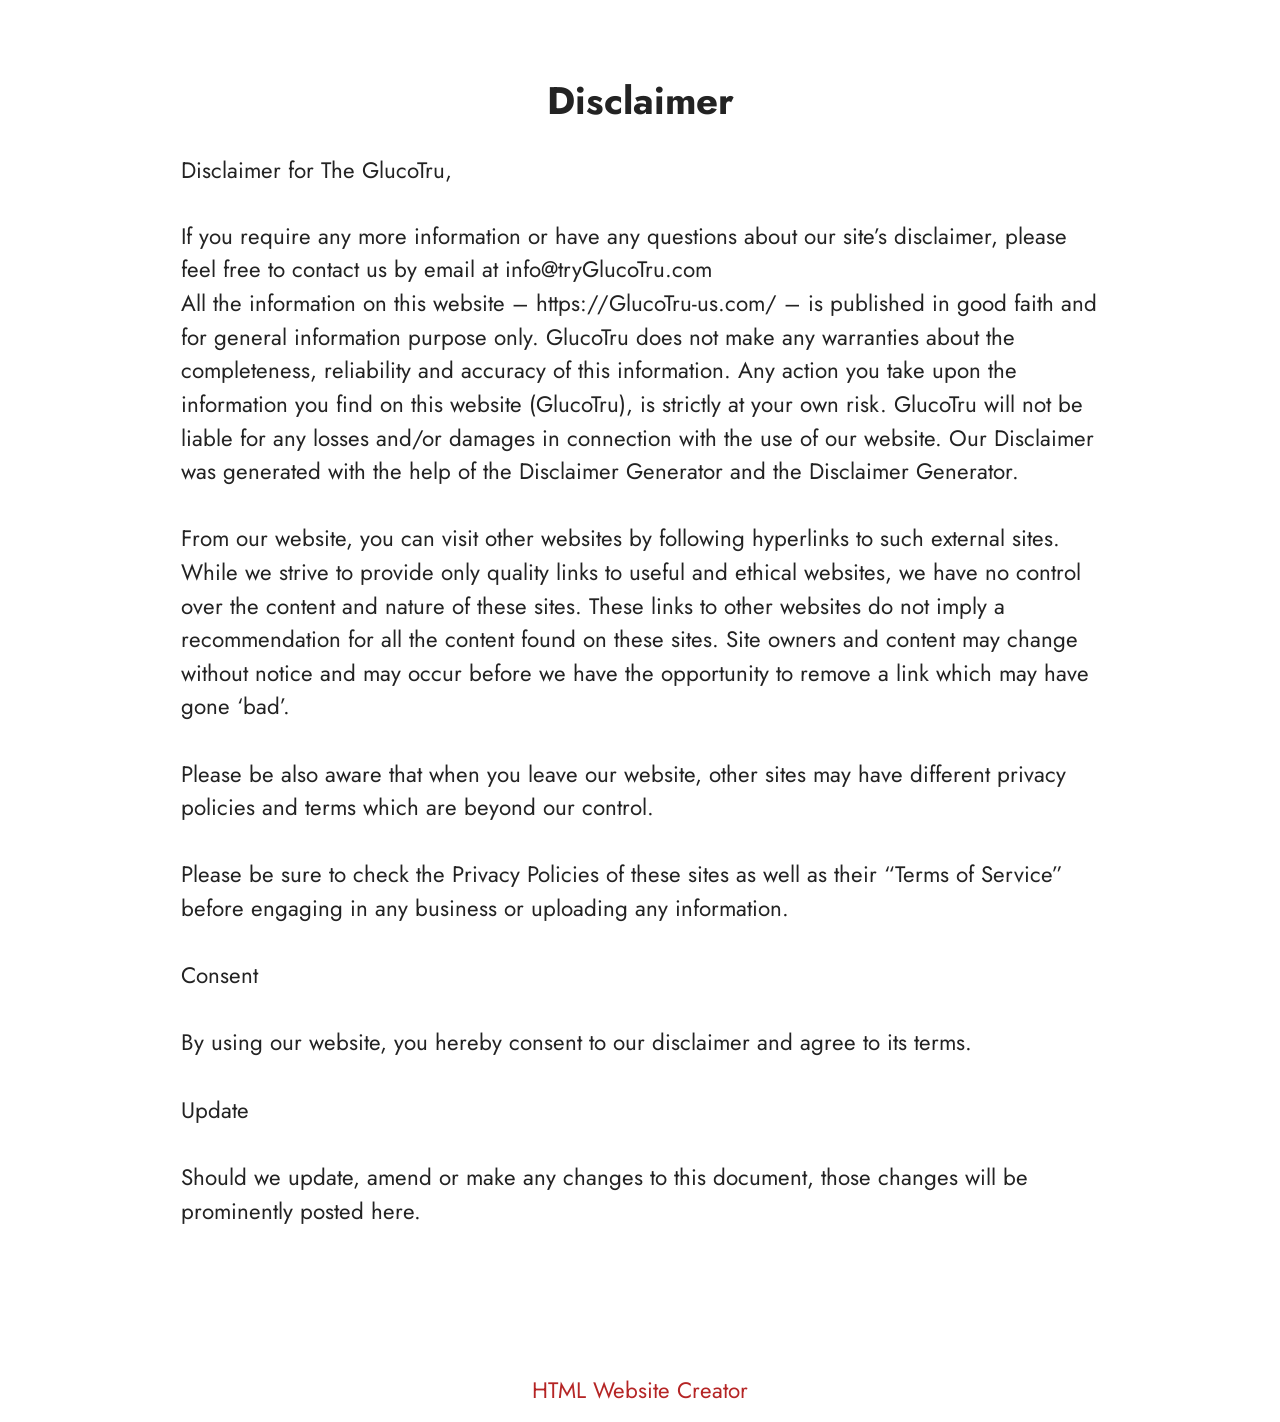
<file: Disclaimer.html>
<!DOCTYPE html>
<html  lang="en">
<head>
  <!-- Site made with Mobirise Website Builder v6.1.12, https://mobirise.com -->
  <meta charset="UTF-8">
  <meta http-equiv="X-UA-Compatible" content="IE=edge">
  <meta name="generator" content="Mobirise v6.1.12, mobirise.com">
  <meta name="twitter:card" content="summary_large_image"/>
  <meta name="twitter:image:src" content="https://www.mind-silence.com/Disclaimer.html">
  <meta property="og:image" content="https://www.mind-silence.com/Disclaimer.html">
  <meta name="twitter:title" content="Disclaimer">
  <meta name="viewport" content="width=device-width, initial-scale=1, minimum-scale=1">
  <link rel="shortcut icon" href="assets/images/kerassentials-886x862-1.webp" type="image/x-icon">
  <meta name="description" content="Disclaimer For MindSilence">
  
  
  <title>Disclaimer</title>
  <link rel="stylesheet" href="assets/bootstrap/css/bootstrap.min.css">
  <link rel="stylesheet" href="assets/theme/css/style.css">
  <link rel="preload" href="https://fonts.googleapis.com/css?family=Jost:100,200,300,400,500,600,700,800,900,100i,200i,300i,400i,500i,600i,700i,800i,900i&display=swap" as="style" onload="this.onload=null;this.rel='stylesheet'">
  <noscript><link rel="stylesheet" href="https://fonts.googleapis.com/css?family=Jost:100,200,300,400,500,600,700,800,900,100i,200i,300i,400i,500i,600i,700i,800i,900i&display=swap"></noscript>
  <link rel="preload" as="style" href="assets/mobirise/css/mbr-additional.css?v=K0cxFQ"><link rel="stylesheet" href="assets/mobirise/css/mbr-additional.css?v=K0cxFQ" type="text/css">

  
  
  
</head>
<body>
  
  <section data-bs-version="5.1" class="content5 cid-tBuMj9hDkk" id="content5-1y">
    
    <div class="container">
        <div class="row justify-content-center">
            <div class="col-md-12 col-lg-10">
                <h3 class="mbr-section-title mbr-fonts-style mb-4 display-2">
                    <strong>Disclaimer</strong>
                </h3>
                <h4 class="mbr-section-subtitle mbr-fonts-style mb-4 display-5">Disclaimer for The GlucoTru,</h4>
                <p class="mbr-text mbr-fonts-style display-7">If you require any more information or have any questions about our site’s disclaimer, please feel free to contact us by email at info@tryGlucoTru.com
<br>All the information on this website – https://GlucoTru-us.com/ – is published in good faith and for general information purpose only. GlucoTru does not make any warranties about the completeness, reliability and accuracy of this information. Any action you take upon the information you find on this website (GlucoTru), is strictly at your own risk. GlucoTru will not be liable for any losses and/or damages in connection with the use of our website. Our Disclaimer was generated with the help of the Disclaimer Generator and the Disclaimer Generator.
<br>
<br>From our website, you can visit other websites by following hyperlinks to such external sites. While we strive to provide only quality links to useful and ethical websites, we have no control over the content and nature of these sites. These links to other websites do not imply a recommendation for all the content found on these sites. Site owners and content may change without notice and may occur before we have the opportunity to remove a link which may have gone ‘bad’.
<br>
<br>Please be also aware that when you leave our website, other sites may have different privacy policies and terms which are beyond our control.
<br>
<br>Please be sure to check the Privacy Policies of these sites as well as their “Terms of Service” before engaging in any business or uploading any information.
<br>
<br>Consent
<br>
<br>By using our website, you hereby consent to our disclaimer and agree to its terms.
<br>
<br>Update
<br>
<br>Should we update, amend or make any changes to this document, those changes will be prominently posted here.<br><br></p>
            </div>
        </div>
    </div>
</section><section class="display-7" style="padding: 0;align-items: center;justify-content: center;flex-wrap: wrap;    align-content: center;display: flex;position: relative;height: 4rem;"><a href="https://mobiri.se/4429519" style="flex: 1 1;height: 4rem;position: absolute;width: 100%;z-index: 1;"><img alt="" style="height: 4rem;" src="[data-uri]"></a><p style="margin: 0;text-align: center;" class="display-7">&#8204;</p><a style="z-index:1" href="https://mobirise.com/html-builder.html">HTML Website Creator</a></section><script src="assets/bootstrap/js/bootstrap.bundle.min.js"></script>  <script src="assets/smoothscroll/smooth-scroll.js"></script>  <script src="assets/ytplayer/index.js"></script>  <script src="assets/theme/js/script.js"></script>  
  
  
</body>
</html>
</file>
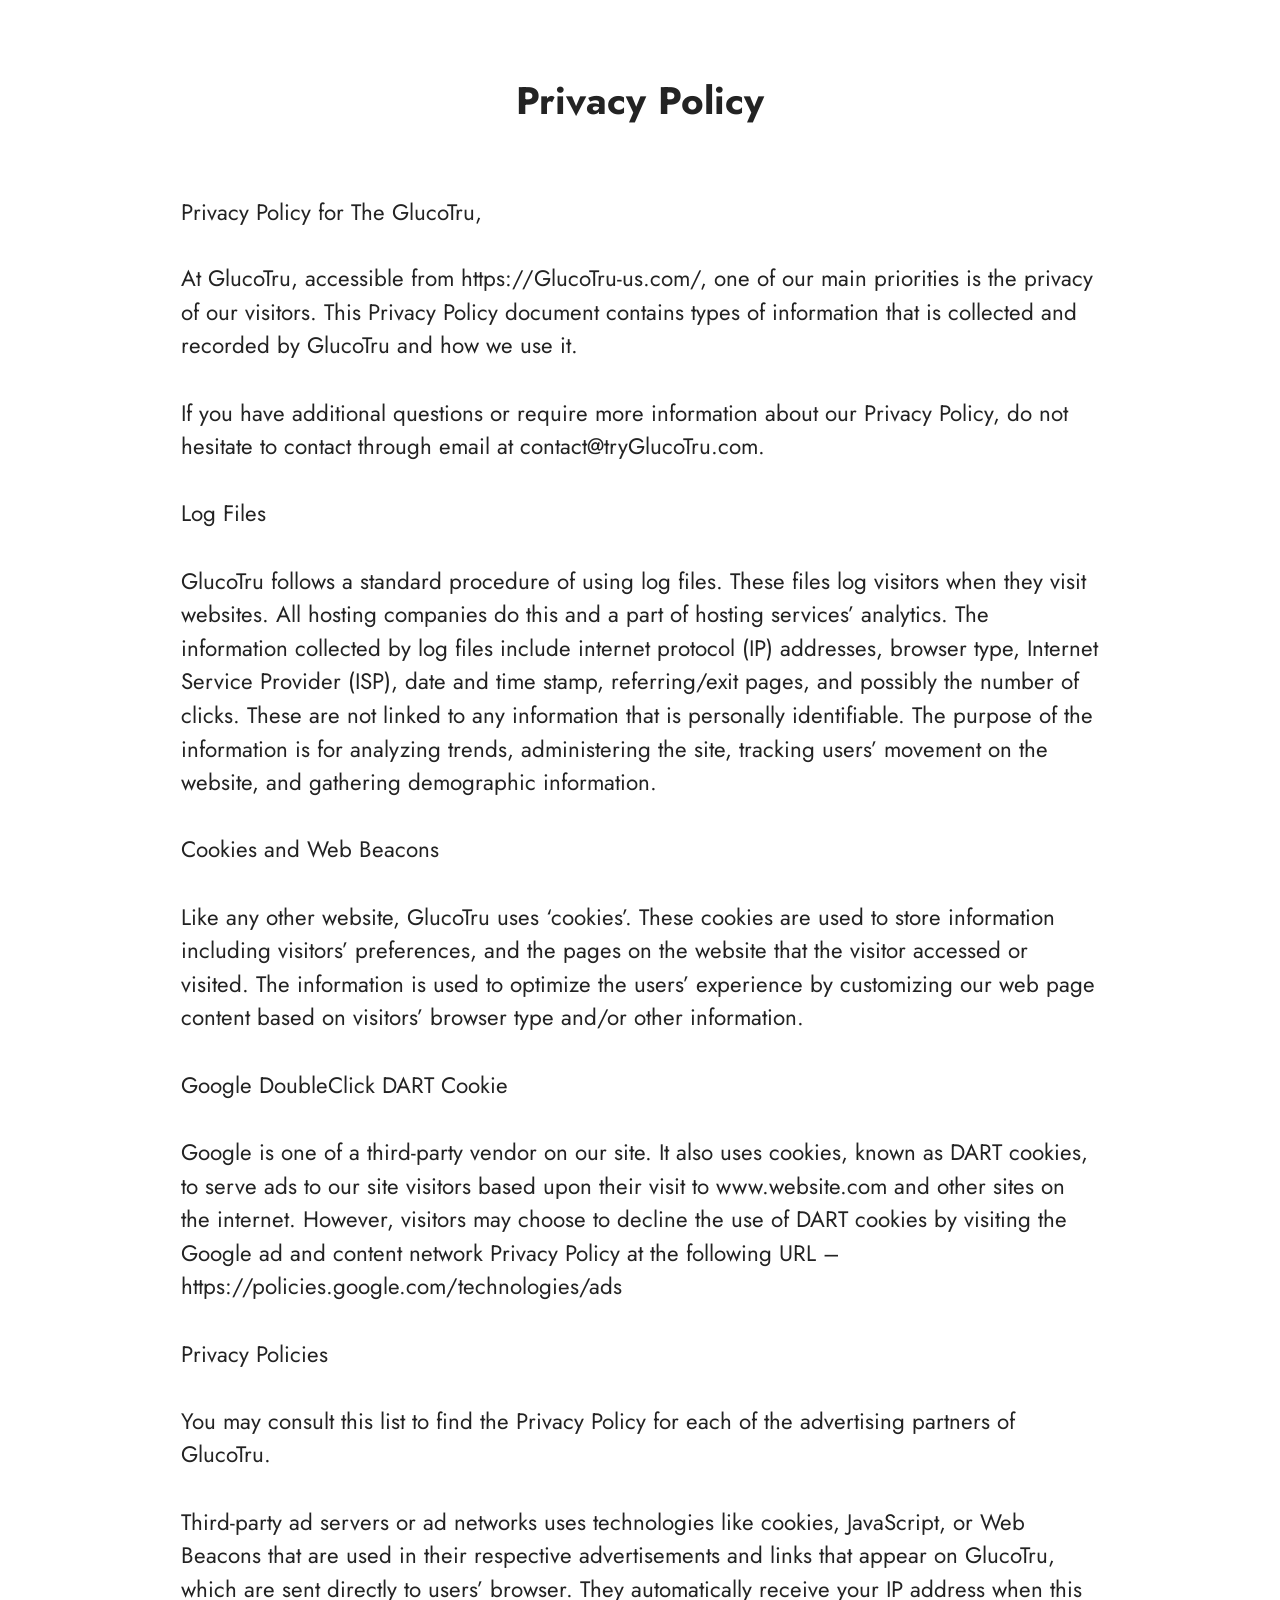
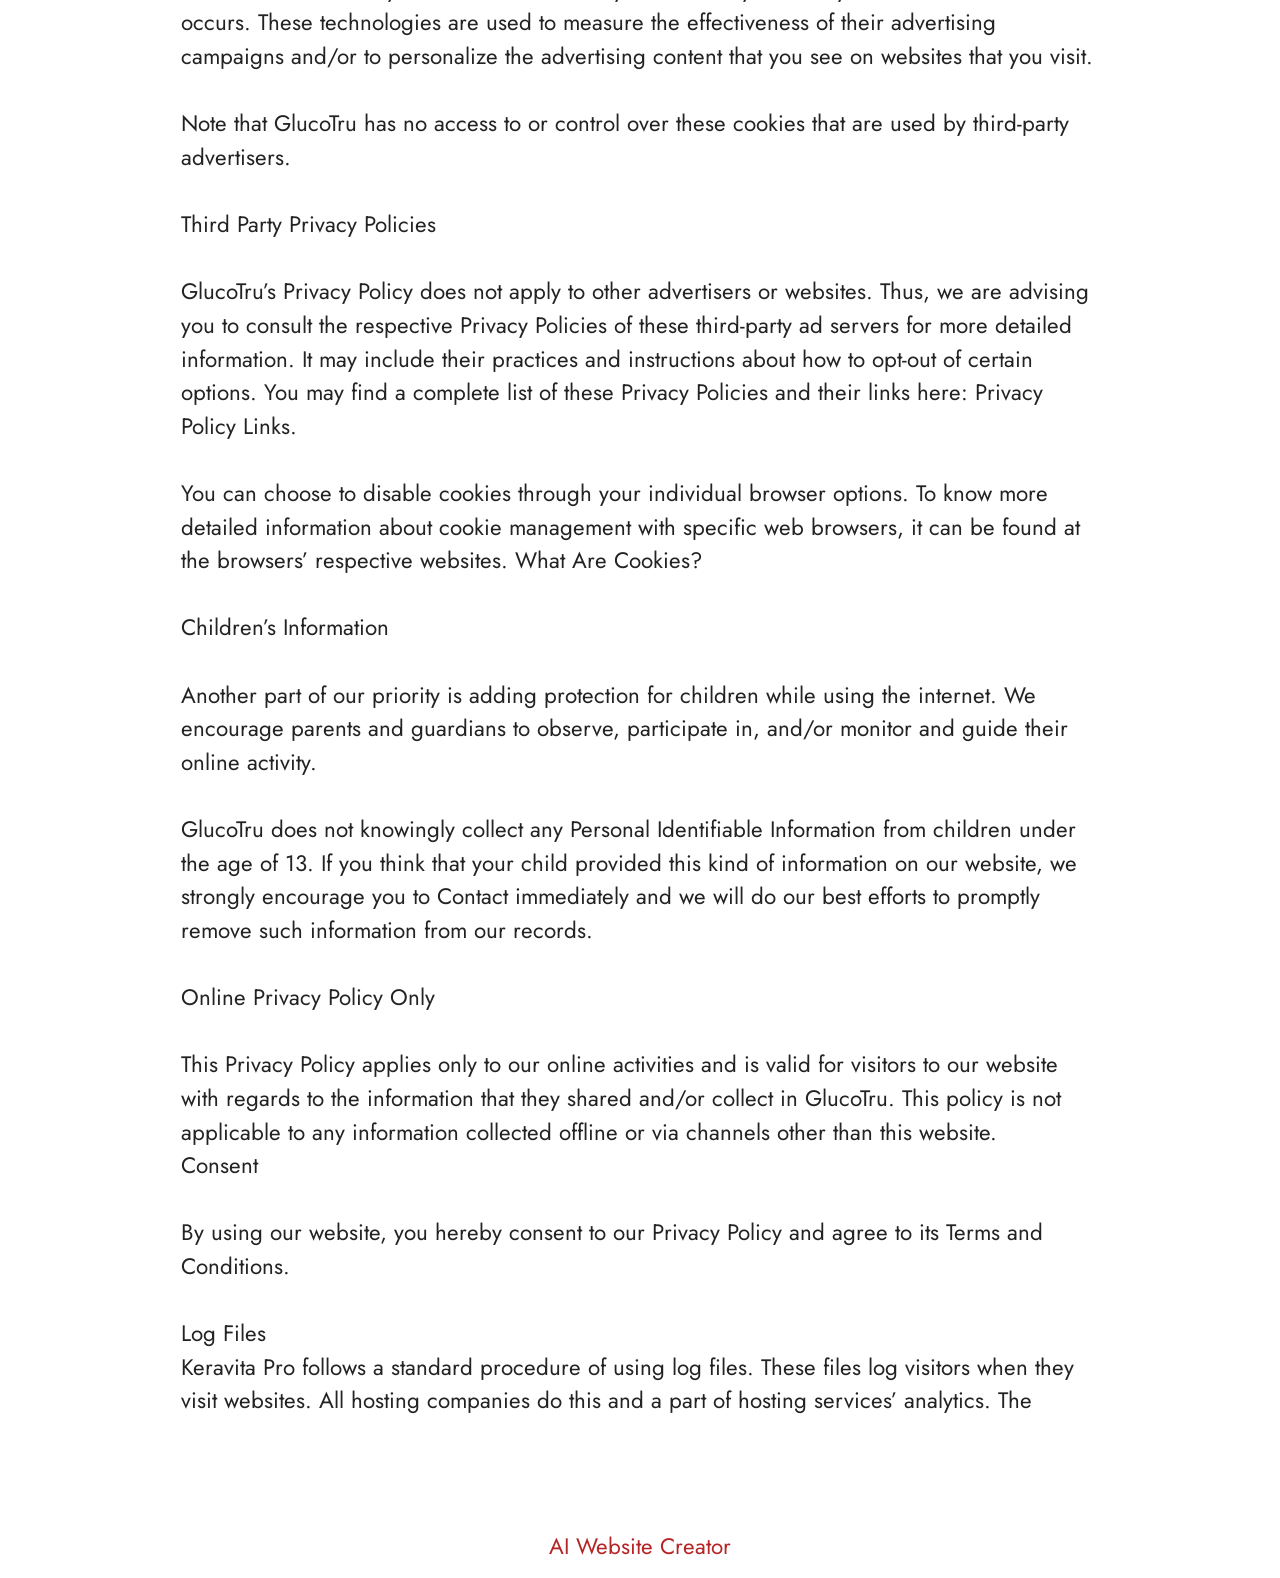
<file: privacy-policy.html>
<!DOCTYPE html>
<html  lang="en">
<head>
  <!-- Site made with Mobirise Website Builder v6.1.12, https://mobirise.com -->
  <meta charset="UTF-8">
  <meta http-equiv="X-UA-Compatible" content="IE=edge">
  <meta name="generator" content="Mobirise v6.1.12, mobirise.com">
  <meta name="twitter:card" content="summary_large_image"/>
  <meta name="twitter:image:src" content="https://getmindsilence.com/byg/privacy.php">
  <meta property="og:image" content="https://getmindsilence.com/byg/privacy.php">
  <meta name="twitter:title" content="Privacy Policy">
  <meta name="viewport" content="width=device-width, initial-scale=1, minimum-scale=1">
  <link rel="shortcut icon" href="assets/images/kerassentials-886x862-1.webp" type="image/x-icon">
  <meta name="description" content="Privacy Policy For MindSilence">
  
  
  <title>Privacy Policy</title>
  <link rel="stylesheet" href="assets/bootstrap/css/bootstrap.min.css">
  <link rel="stylesheet" href="assets/theme/css/style.css">
  <link rel="preload" href="https://fonts.googleapis.com/css?family=Jost:100,200,300,400,500,600,700,800,900,100i,200i,300i,400i,500i,600i,700i,800i,900i&display=swap" as="style" onload="this.onload=null;this.rel='stylesheet'">
  <noscript><link rel="stylesheet" href="https://fonts.googleapis.com/css?family=Jost:100,200,300,400,500,600,700,800,900,100i,200i,300i,400i,500i,600i,700i,800i,900i&display=swap"></noscript>
  <link rel="preload" as="style" href="assets/mobirise/css/mbr-additional.css?v=HTkD4d"><link rel="stylesheet" href="assets/mobirise/css/mbr-additional.css?v=HTkD4d" type="text/css">

  
  
  
</head>
<body>
  
  <section data-bs-version="5.1" class="content5 cid-tBuMPzdHFY" id="content5-1z">
    
    <div class="container">
        <div class="row justify-content-center">
            <div class="col-md-12 col-lg-10">
                <h3 class="mbr-section-title mbr-fonts-style mb-4 display-2"><strong>Privacy Policy
</strong><div><strong><br></strong></div></h3>
                <h4 class="mbr-section-subtitle mbr-fonts-style mb-4 display-5">Privacy Policy for The GlucoTru,</h4>
                <p class="mbr-text mbr-fonts-style display-7">At GlucoTru, accessible from https://GlucoTru-us.com/, one of our main priorities is the privacy of our visitors. This Privacy Policy document contains types of information that is collected and recorded by GlucoTru and how we use it.
<br>
<br>If you have additional questions or require more information about our Privacy Policy, do not hesitate to contact through email at contact@tryGlucoTru.com.
<br>
<br>Log Files
<br>
<br>GlucoTru follows a standard procedure of using log files. These files log visitors when they visit websites. All hosting companies do this and a part of hosting services’ analytics. The information collected by log files include internet protocol (IP) addresses, browser type, Internet Service Provider (ISP), date and time stamp, referring/exit pages, and possibly the number of clicks. These are not linked to any information that is personally identifiable. The purpose of the information is for analyzing trends, administering the site, tracking users’ movement on the website, and gathering demographic information.
<br>
<br>Cookies and Web Beacons
<br>
<br>Like any other website, GlucoTru uses ‘cookies’. These cookies are used to store information including visitors’ preferences, and the pages on the website that the visitor accessed or visited. The information is used to optimize the users’ experience by customizing our web page content based on visitors’ browser type and/or other information.
<br>
<br>Google DoubleClick DART Cookie
<br>
<br>Google is one of a third-party vendor on our site. It also uses cookies, known as DART cookies, to serve ads to our site visitors based upon their visit to www.website.com and other sites on the internet. However, visitors may choose to decline the use of DART cookies by visiting the Google ad and content network Privacy Policy at the following URL – https://policies.google.com/technologies/ads
<br>
<br>Privacy Policies
<br>
<br>You may consult this list to find the Privacy Policy for each of the advertising partners of GlucoTru.
<br>
<br>Third-party ad servers or ad networks uses technologies like cookies, JavaScript, or Web Beacons that are used in their respective advertisements and links that appear on GlucoTru, which are sent directly to users’ browser. They automatically receive your IP address when this occurs. These technologies are used to measure the effectiveness of their advertising campaigns and/or to personalize the advertising content that you see on websites that you visit.
<br>
<br>Note that GlucoTru has no access to or control over these cookies that are used by third-party advertisers.
<br>
<br>Third Party Privacy Policies
<br>
<br>GlucoTru’s Privacy Policy does not apply to other advertisers or websites. Thus, we are advising you to consult the respective Privacy Policies of these third-party ad servers for more detailed information. It may include their practices and instructions about how to opt-out of certain options. You may find a complete list of these Privacy Policies and their links here: Privacy Policy Links.
<br>
<br>You can choose to disable cookies through your individual browser options. To know more detailed information about cookie management with specific web browsers, it can be found at the browsers’ respective websites. What Are Cookies?
<br>
<br>Children’s Information
<br>
<br>Another part of our priority is adding protection for children while using the internet. We encourage parents and guardians to observe, participate in, and/or monitor and guide their online activity.
<br>
<br>GlucoTru does not knowingly collect any Personal Identifiable Information from children under the age of 13. If you think that your child provided this kind of information on our website, we strongly encourage you to Contact immediately and we will do our best efforts to promptly remove such information from our records.
<br>
<br>Online Privacy Policy Only
<br>
<br>This Privacy Policy applies only to our online activities and is valid for visitors to our website with regards to the information that they shared and/or collect in GlucoTru. This policy is not applicable to any information collected offline or via channels other than this website.
<br>Consent
<br>
<br>By using our website, you hereby consent to our Privacy Policy and agree to its Terms and Conditions.<br>
<br>Log Files
<br>Keravita Pro follows a standard procedure of using log files. These files log visitors when they visit websites. All hosting companies do this and a part of hosting services’ analytics. The&nbsp;</p>
            </div>
        </div>
    </div>
</section><section class="display-7" style="padding: 0;align-items: center;justify-content: center;flex-wrap: wrap;    align-content: center;display: flex;position: relative;height: 4rem;"><a href="https://mobiri.se/4429519" style="flex: 1 1;height: 4rem;position: absolute;width: 100%;z-index: 1;"><img alt="" style="height: 4rem;" src="[data-uri]"></a><p style="margin: 0;text-align: center;" class="display-7">&#8204;</p><a style="z-index:1" href="https://mobirise.com/builder/ai-website-creator.html">AI Website Creator</a></section><script src="assets/bootstrap/js/bootstrap.bundle.min.js"></script>  <script src="assets/smoothscroll/smooth-scroll.js"></script>  <script src="assets/ytplayer/index.js"></script>  <script src="assets/theme/js/script.js"></script>  
  
  
</body>
</html>
</file>
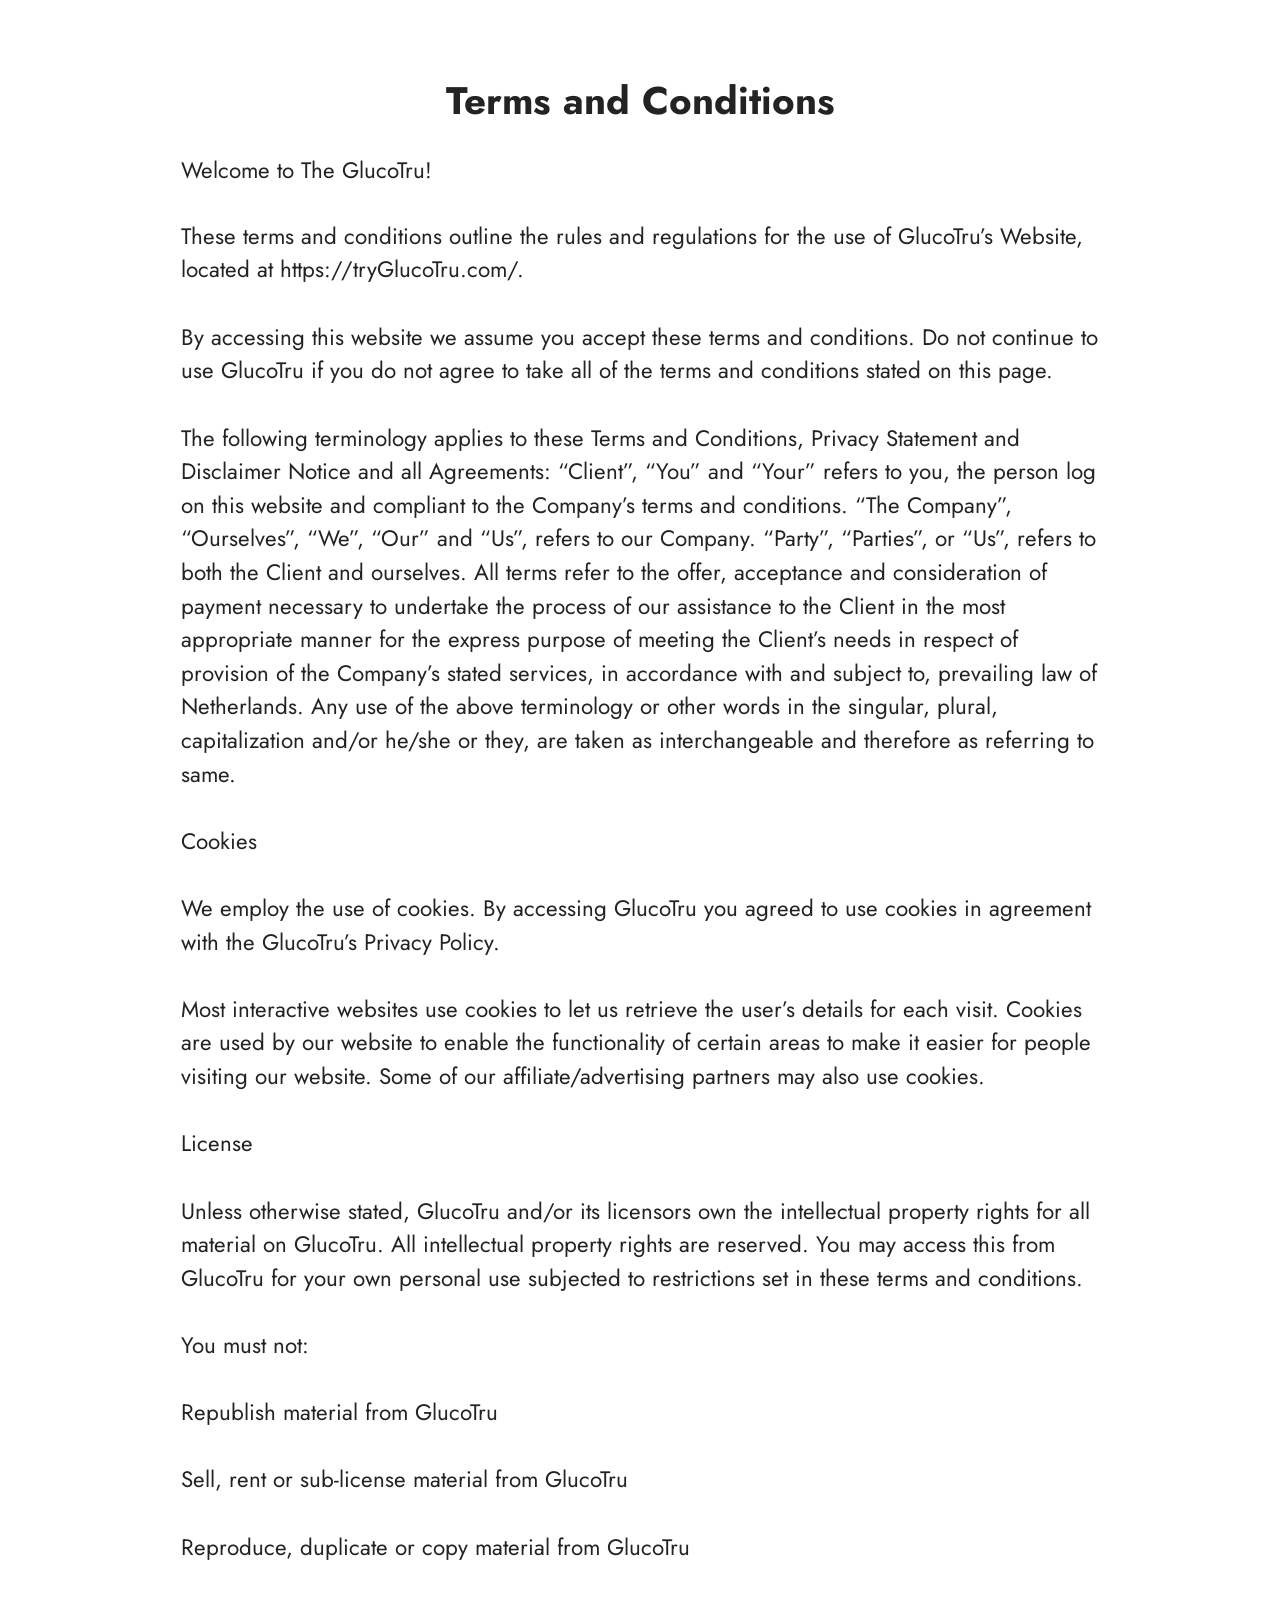
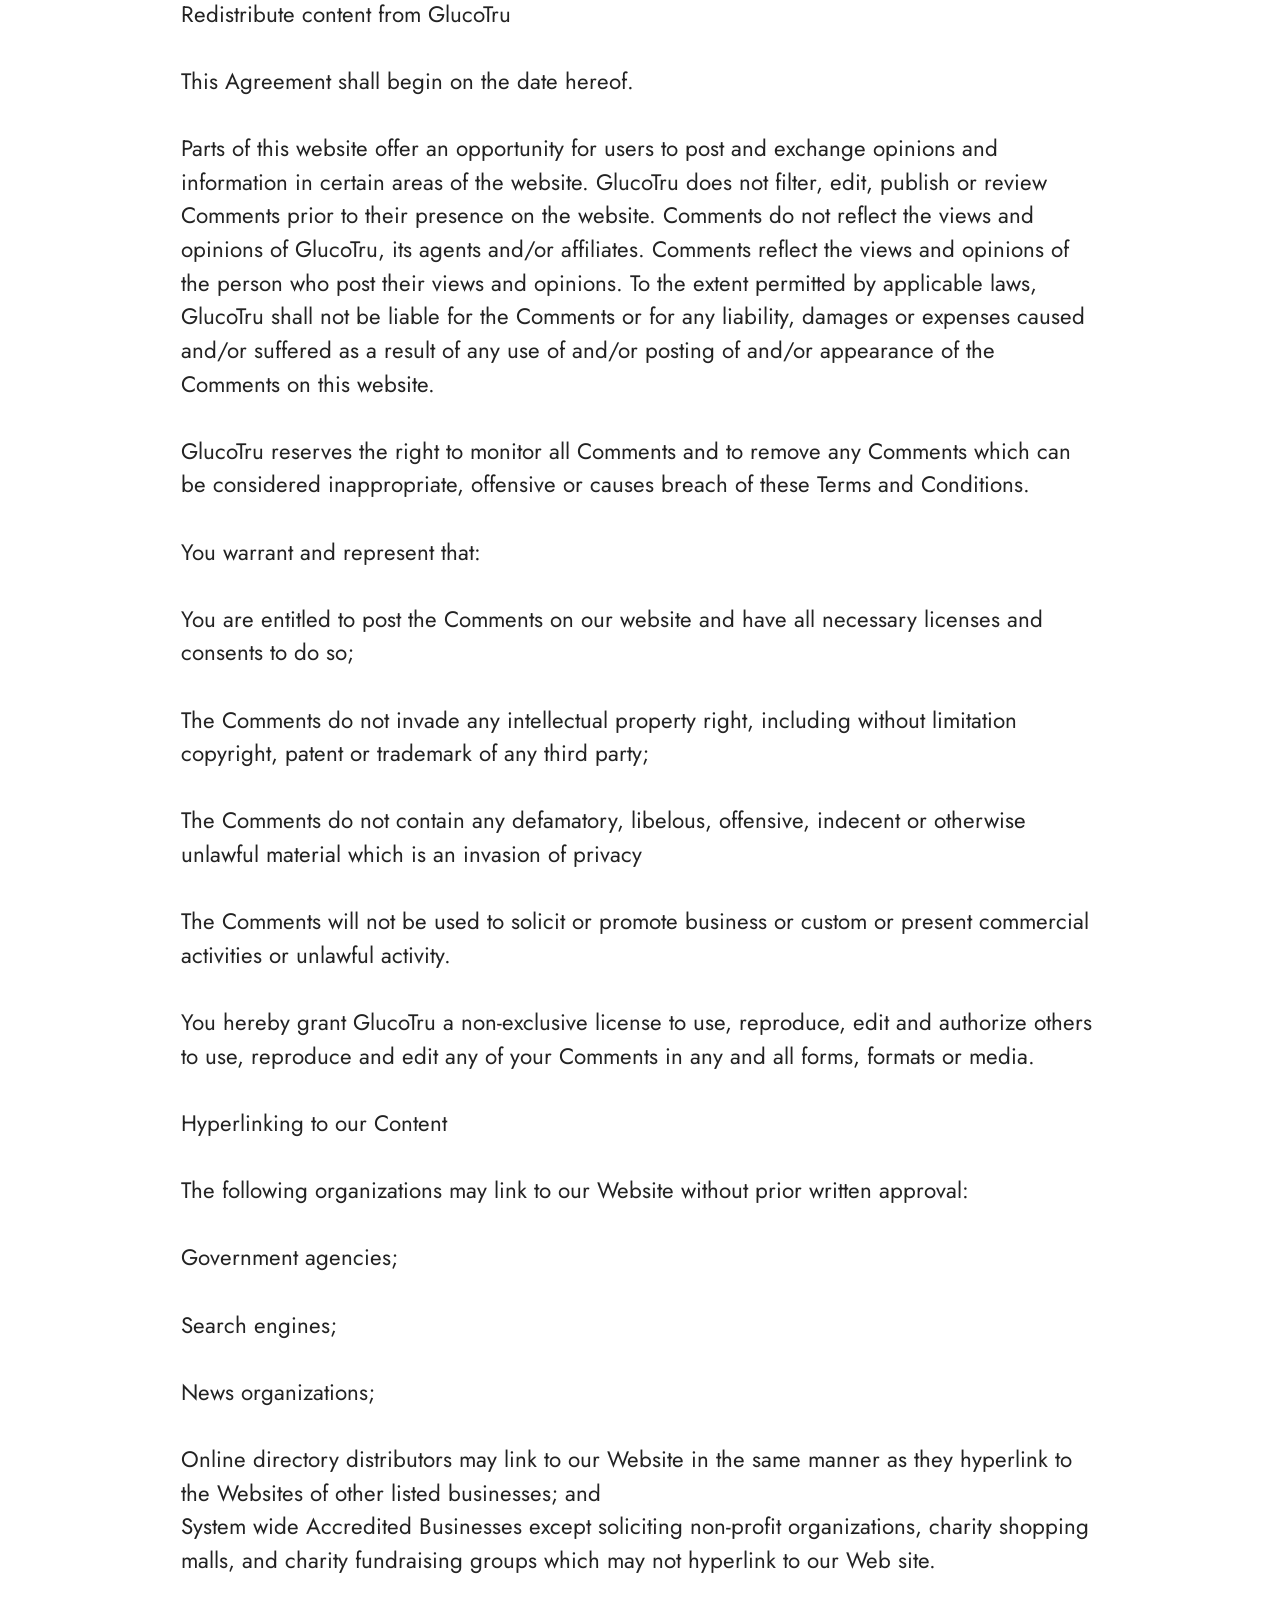
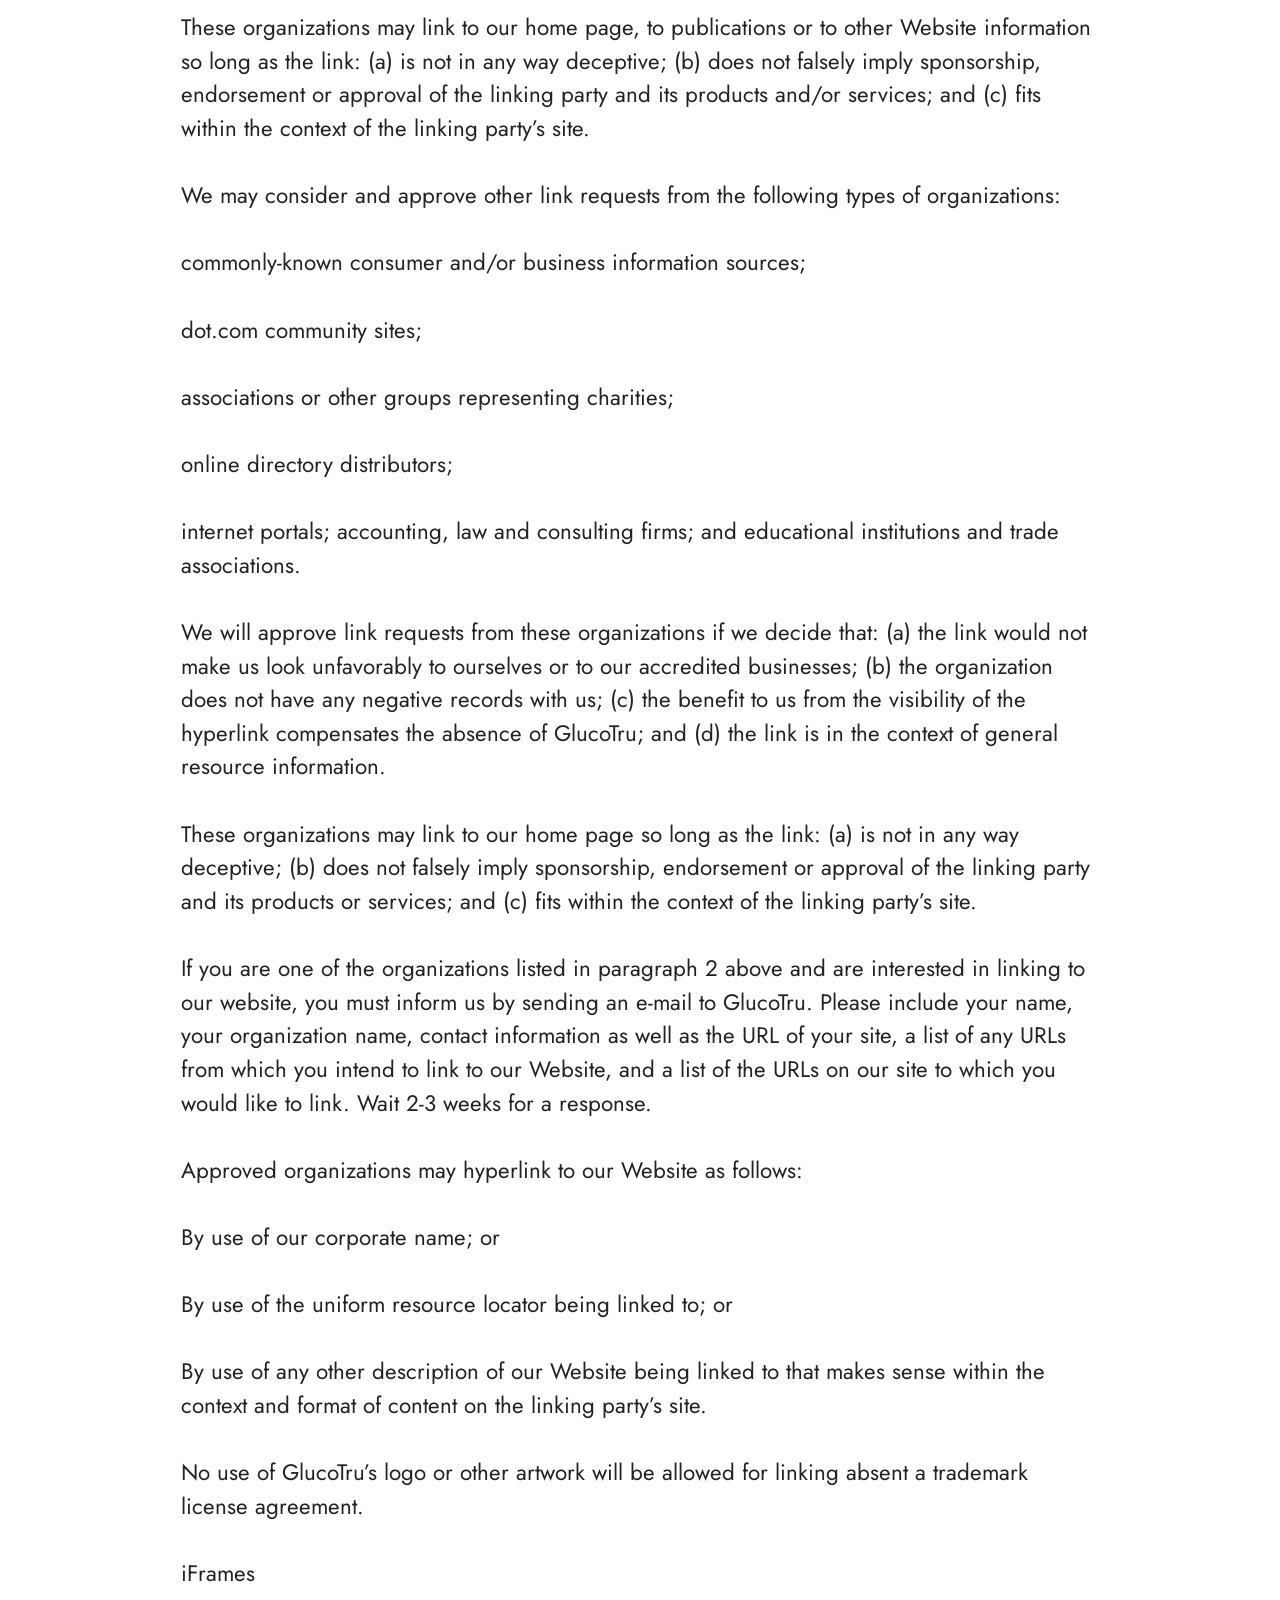
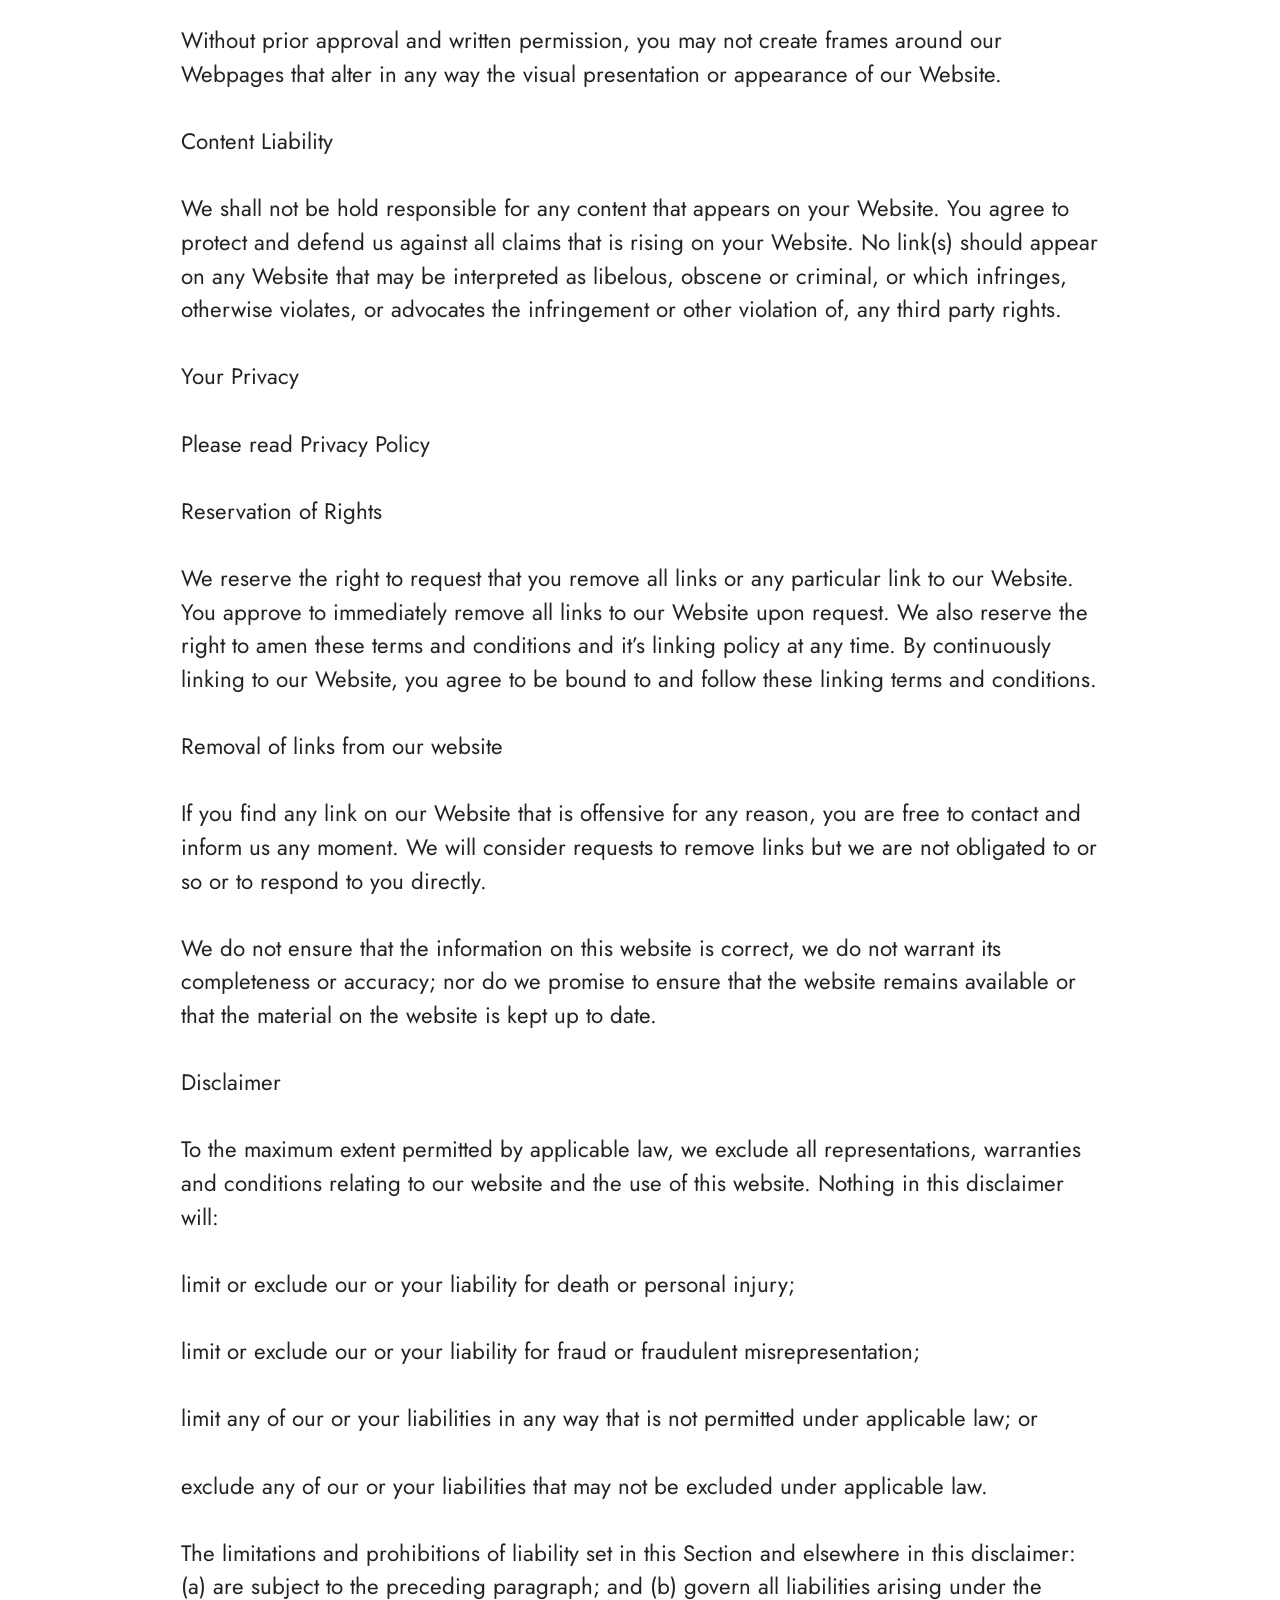
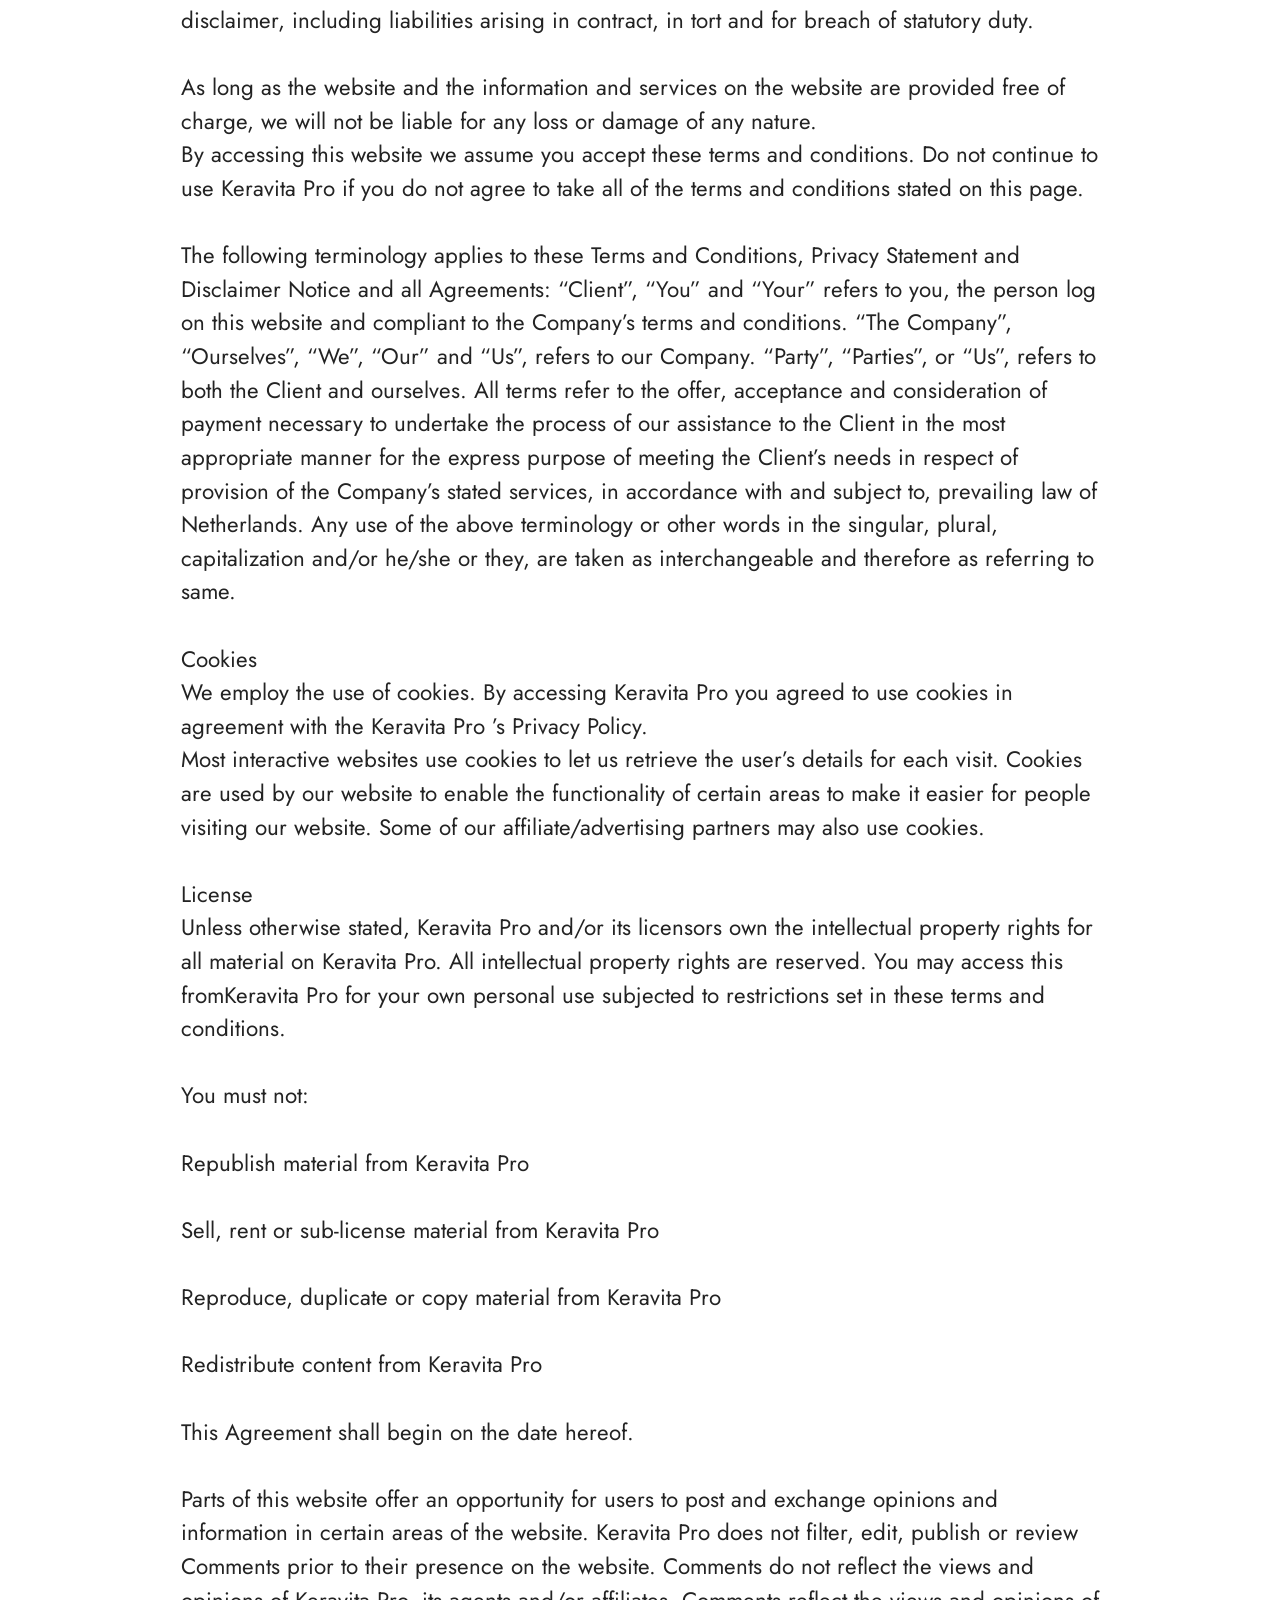
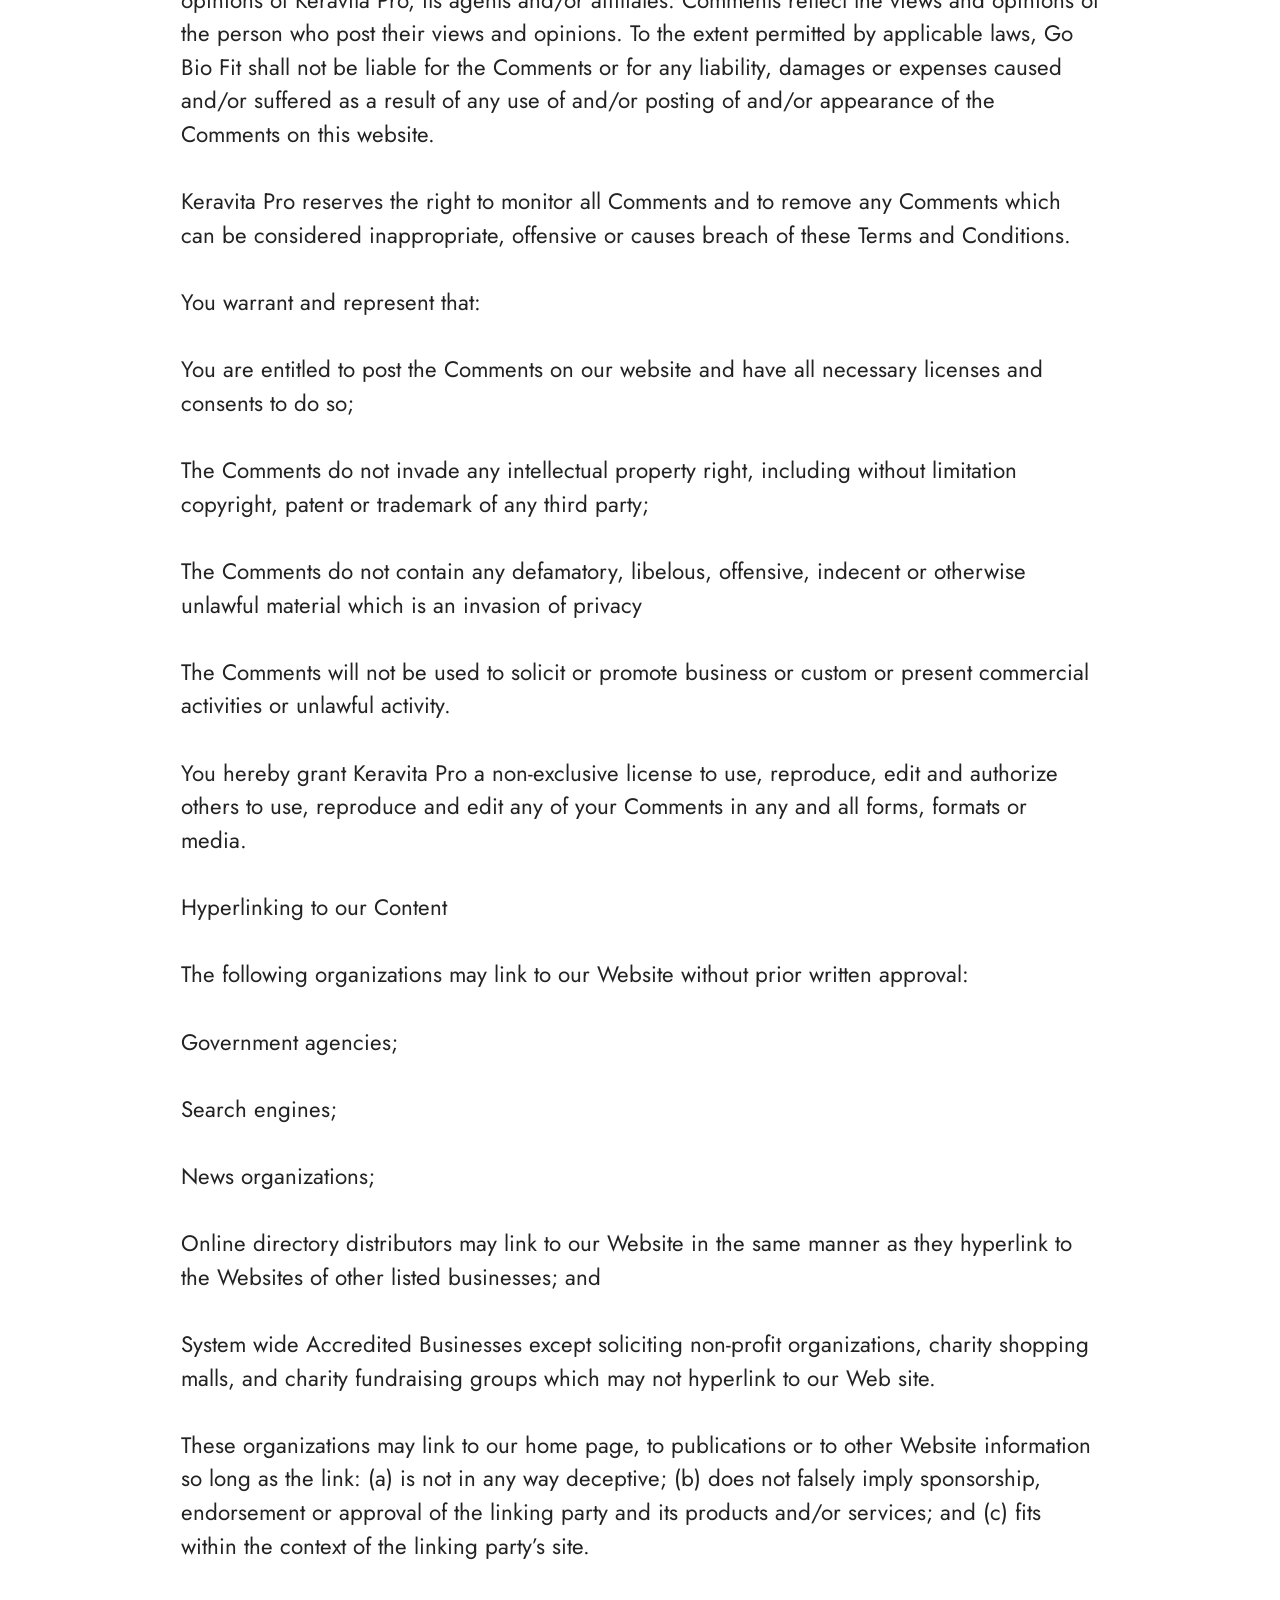
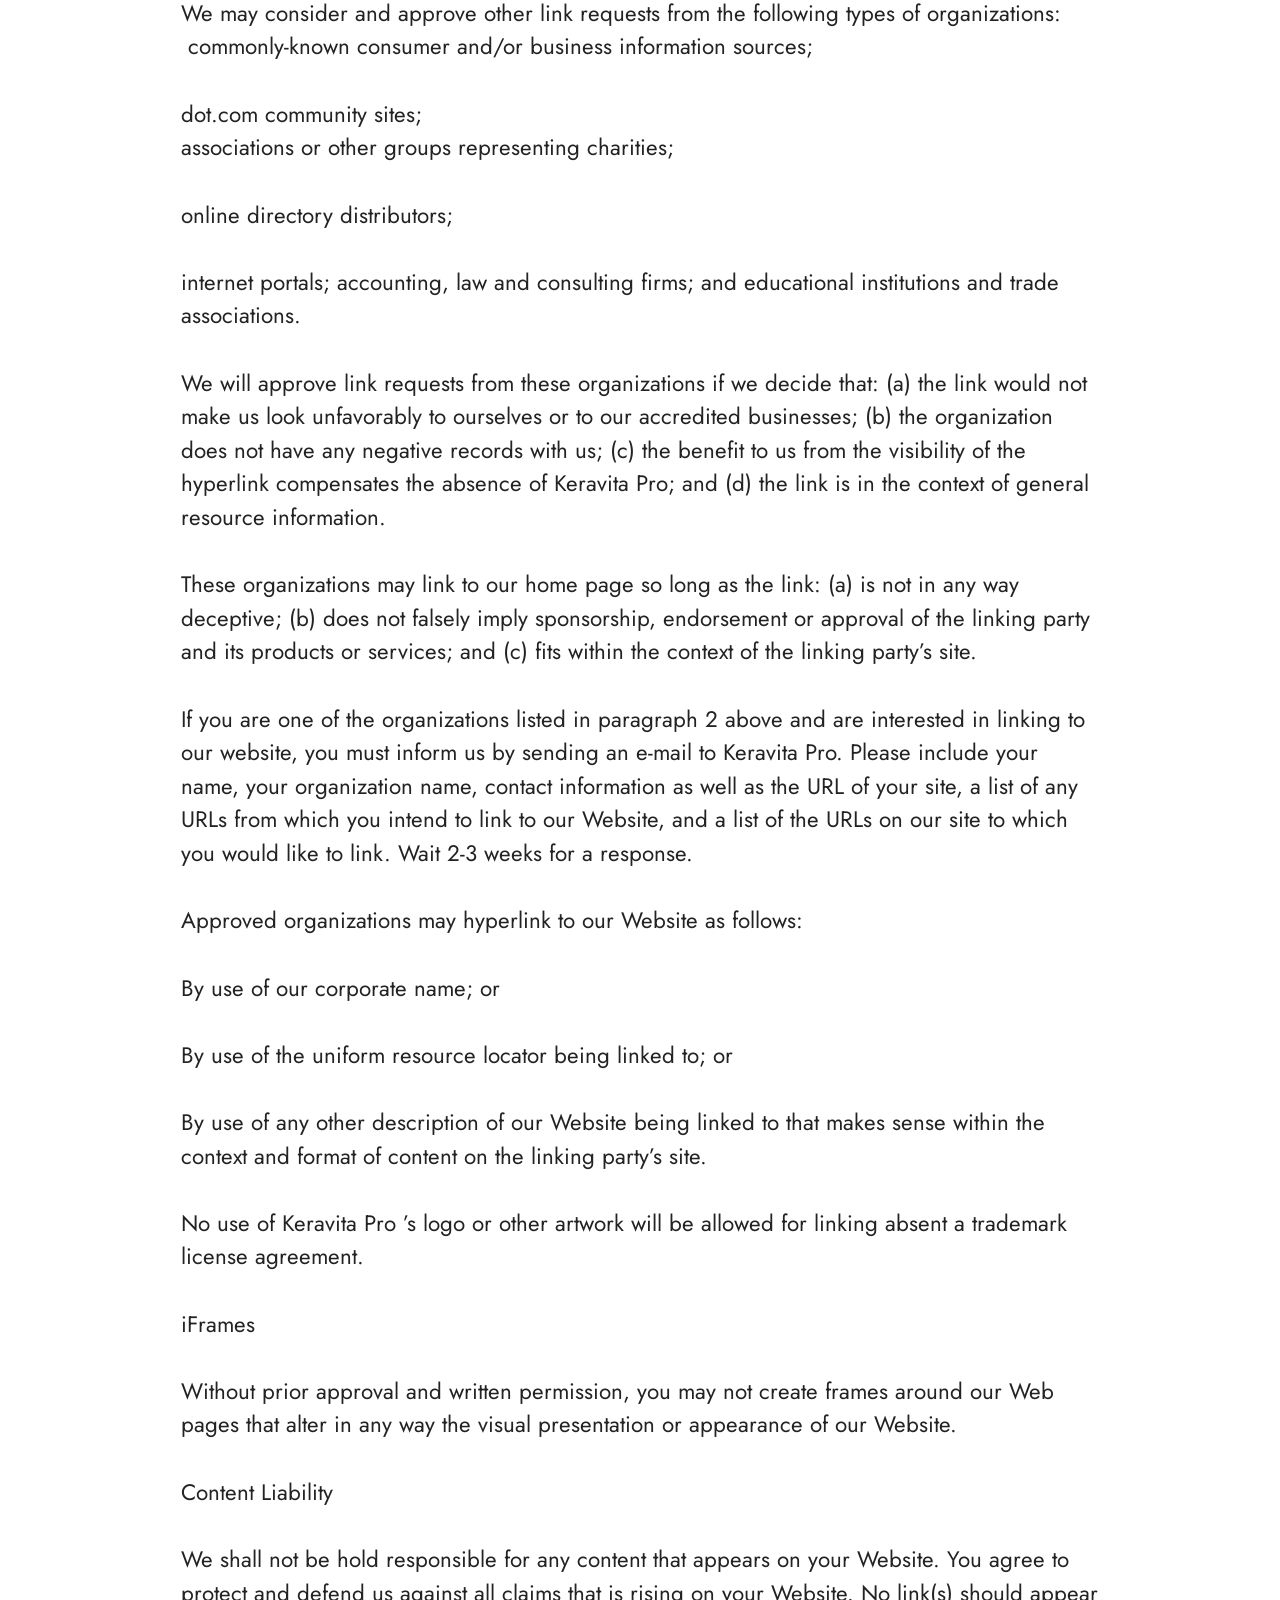
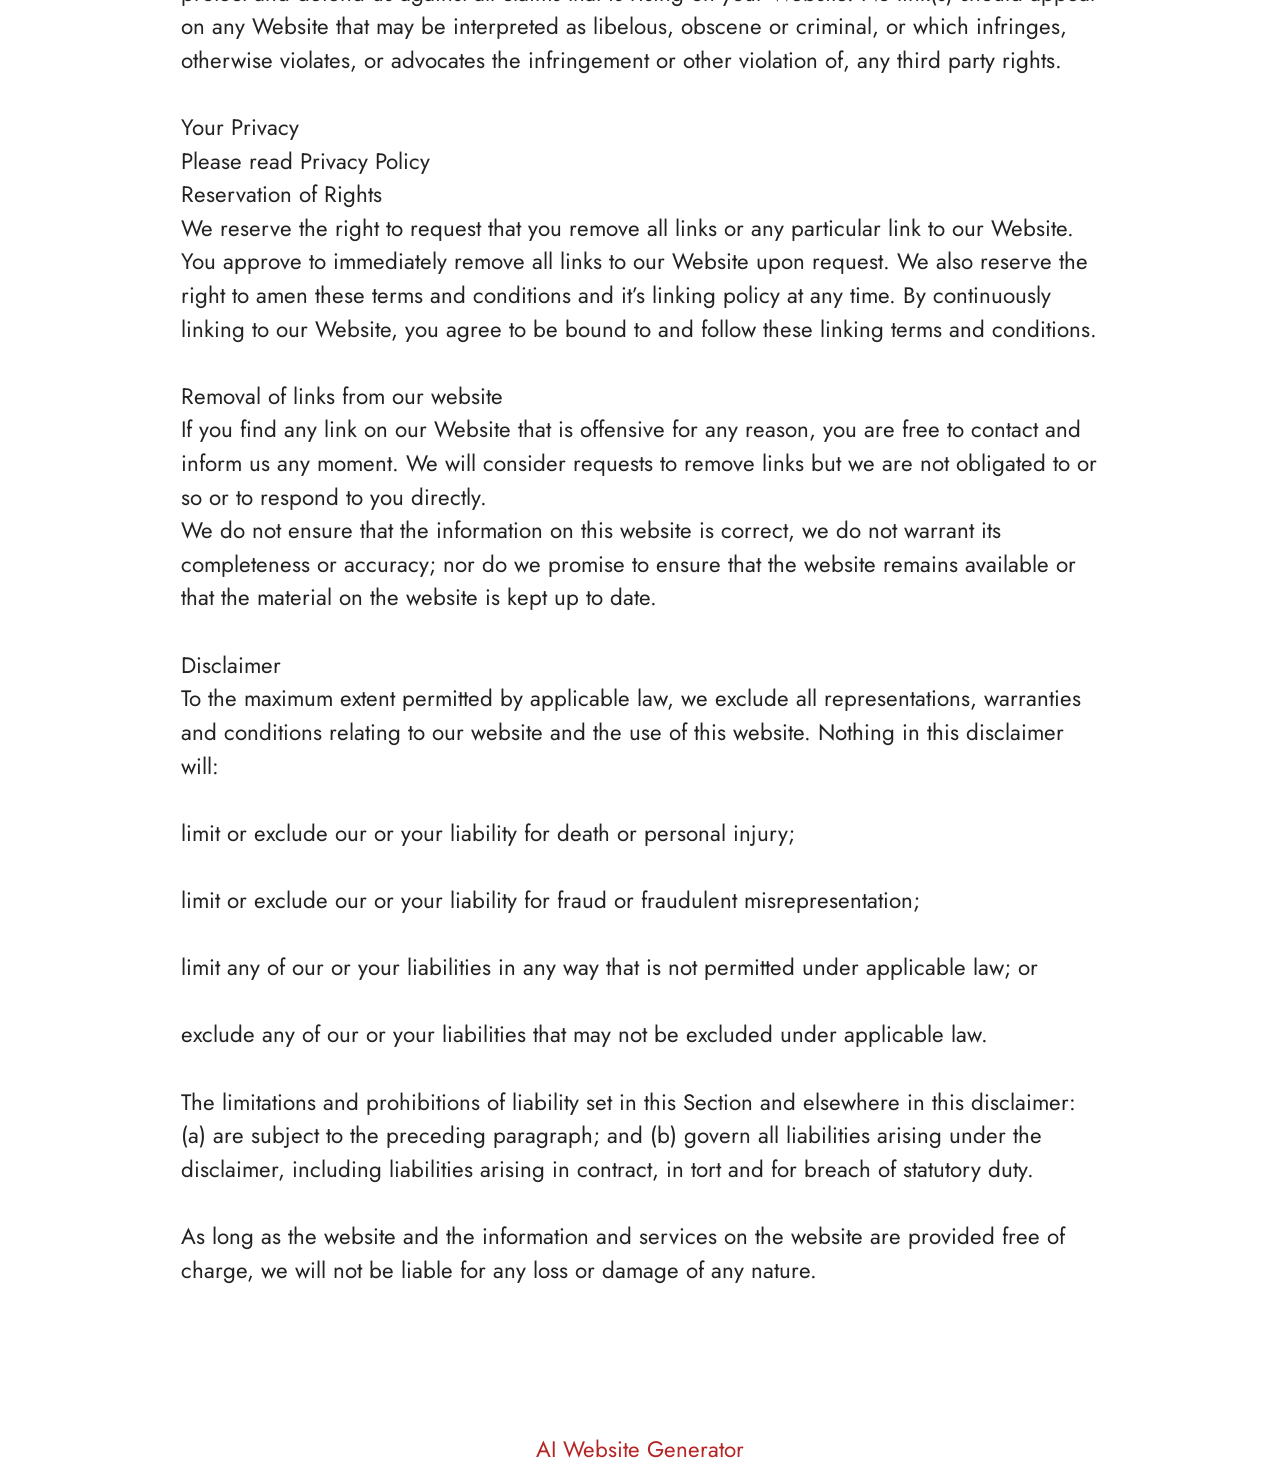
<file: Terms.html>
<!DOCTYPE html>
<html  lang="en">
<head>
  <!-- Site made with Mobirise Website Builder v6.1.12, https://mobirise.com -->
  <meta charset="UTF-8">
  <meta http-equiv="X-UA-Compatible" content="IE=edge">
  <meta name="generator" content="Mobirise v6.1.12, mobirise.com">
  <meta name="twitter:card" content="summary_large_image"/>
  <meta name="twitter:image:src" content="https://getmindsilence.com/byg/terms.php">
  <meta property="og:image" content="https://getmindsilence.com/byg/terms.php">
  <meta name="twitter:title" content="Terms">
  <meta name="viewport" content="width=device-width, initial-scale=1, minimum-scale=1">
  <link rel="shortcut icon" href="assets/images/kerassentials-886x862-1.webp" type="image/x-icon">
  <meta name="description" content="Terms For MindSilence">
  
  
  <title>Terms</title>
  <link rel="stylesheet" href="assets/bootstrap/css/bootstrap.min.css">
  <link rel="stylesheet" href="assets/theme/css/style.css">
  <link rel="preload" href="https://fonts.googleapis.com/css?family=Jost:100,200,300,400,500,600,700,800,900,100i,200i,300i,400i,500i,600i,700i,800i,900i&display=swap" as="style" onload="this.onload=null;this.rel='stylesheet'">
  <noscript><link rel="stylesheet" href="https://fonts.googleapis.com/css?family=Jost:100,200,300,400,500,600,700,800,900,100i,200i,300i,400i,500i,600i,700i,800i,900i&display=swap"></noscript>
  <link rel="preload" as="style" href="assets/mobirise/css/mbr-additional.css?v=Ap6iiN"><link rel="stylesheet" href="assets/mobirise/css/mbr-additional.css?v=Ap6iiN" type="text/css">

  
  
  
</head>
<body>
  
  <section data-bs-version="5.1" class="content5 cid-tBuOj1XZ1f" id="content5-20">
    
    <div class="container">
        <div class="row justify-content-center">
            <div class="col-md-12 col-lg-10">
                <h3 class="mbr-section-title mbr-fonts-style mb-4 display-2"><strong>Terms and Conditions</strong></h3>
                <h4 class="mbr-section-subtitle mbr-fonts-style mb-4 display-5">Welcome to The GlucoTru!</h4>
                <p class="mbr-text mbr-fonts-style display-7">These terms and conditions outline the rules and regulations for the use of GlucoTru’s Website, located at https://tryGlucoTru.com/.
<br>
<br>By accessing this website we assume you accept these terms and conditions. Do not continue to use GlucoTru if you do not agree to take all of the terms and conditions stated on this page.
<br>
<br>The following terminology applies to these Terms and Conditions, Privacy Statement and Disclaimer Notice and all Agreements: “Client”, “You” and “Your” refers to you, the person log on this website and compliant to the Company’s terms and conditions. “The Company”, “Ourselves”, “We”, “Our” and “Us”, refers to our Company. “Party”, “Parties”, or “Us”, refers to both the Client and ourselves. All terms refer to the offer, acceptance and consideration of payment necessary to undertake the process of our assistance to the Client in the most appropriate manner for the express purpose of meeting the Client’s needs in respect of provision of the Company’s stated services, in accordance with and subject to, prevailing law of Netherlands. Any use of the above terminology or other words in the singular, plural, capitalization and/or he/she or they, are taken as interchangeable and therefore as referring to same.
<br>
<br>Cookies
<br>
<br>We employ the use of cookies. By accessing GlucoTru you agreed to use cookies in agreement with the GlucoTru’s Privacy Policy.
<br>
<br>Most interactive websites use cookies to let us retrieve the user’s details for each visit. Cookies are used by our website to enable the functionality of certain areas to make it easier for people visiting our website. Some of our affiliate/advertising partners may also use cookies.
<br>
<br>License
<br>
<br>Unless otherwise stated, GlucoTru and/or its licensors own the intellectual property rights for all material on GlucoTru. All intellectual property rights are reserved. You may access this from GlucoTru for your own personal use subjected to restrictions set in these terms and conditions.
<br>
<br>You must not:
<br>
<br>Republish material from GlucoTru
<br>
<br>Sell, rent or sub-license material from GlucoTru
<br>
<br>Reproduce, duplicate or copy material from GlucoTru
<br>
<br>Redistribute content from GlucoTru
<br>
<br>This Agreement shall begin on the date hereof.
<br>
<br>Parts of this website offer an opportunity for users to post and exchange opinions and information in certain areas of the website. GlucoTru does not filter, edit, publish or review Comments prior to their presence on the website. Comments do not reflect the views and opinions of GlucoTru, its agents and/or affiliates. Comments reflect the views and opinions of the person who post their views and opinions. To the extent permitted by applicable laws, GlucoTru shall not be liable for the Comments or for any liability, damages or expenses caused and/or suffered as a result of any use of and/or posting of and/or appearance of the Comments on this website.
<br>
<br>GlucoTru reserves the right to monitor all Comments and to remove any Comments which can be considered inappropriate, offensive or causes breach of these Terms and Conditions.
<br>
<br>You warrant and represent that:
<br>
<br>You are entitled to post the Comments on our website and have all necessary licenses and consents to do so;
<br>
<br>The Comments do not invade any intellectual property right, including without limitation copyright, patent or trademark of any third party;
<br>
<br>The Comments do not contain any defamatory, libelous, offensive, indecent or otherwise unlawful material which is an invasion of privacy
<br>
<br>The Comments will not be used to solicit or promote business or custom or present commercial activities or unlawful activity.
<br>
<br>You hereby grant GlucoTru a non-exclusive license to use, reproduce, edit and authorize others to use, reproduce and edit any of your Comments in any and all forms, formats or media.
<br>
<br>Hyperlinking to our Content
<br>
<br>The following organizations may link to our Website without prior written approval:
<br>
<br>Government agencies;
<br>
<br>Search engines;
<br>
<br>News organizations;
<br>
<br>Online directory distributors may link to our Website in the same manner as they hyperlink to the Websites of other listed businesses; and
<br>System wide Accredited Businesses except soliciting non-profit organizations, charity shopping malls, and charity fundraising groups which may not hyperlink to our Web site.
<br>
<br>These organizations may link to our home page, to publications or to other Website information so long as the link: (a) is not in any way deceptive; (b) does not falsely imply sponsorship, endorsement or approval of the linking party and its products and/or services; and (c) fits within the context of the linking party’s site.
<br>
<br>We may consider and approve other link requests from the following types of organizations:
<br>
<br>commonly-known consumer and/or business information sources;
<br>
<br>dot.com community sites;
<br>
<br>associations or other groups representing charities;
<br>
<br>online directory distributors;
<br>
<br>internet portals; accounting, law and consulting firms; and educational institutions and trade associations.
<br>
<br>We will approve link requests from these organizations if we decide that: (a) the link would not make us look unfavorably to ourselves or to our accredited businesses; (b) the organization does not have any negative records with us; (c) the benefit to us from the visibility of the hyperlink compensates the absence of GlucoTru; and (d) the link is in the context of general resource information.
<br>
<br>These organizations may link to our home page so long as the link: (a) is not in any way deceptive; (b) does not falsely imply sponsorship, endorsement or approval of the linking party and its products or services; and (c) fits within the context of the linking party’s site.
<br>
<br>If you are one of the organizations listed in paragraph 2 above and are interested in linking to our website, you must inform us by sending an e-mail to GlucoTru. Please include your name, your organization name, contact information as well as the URL of your site, a list of any URLs from which you intend to link to our Website, and a list of the URLs on our site to which you would like to link. Wait 2-3 weeks for a response.
<br>
<br>Approved organizations may hyperlink to our Website as follows:
<br>
<br>By use of our corporate name; or
<br>
<br>By use of the uniform resource locator being linked to; or
<br>
<br>By use of any other description of our Website being linked to that makes sense within the context and format of content on the linking party’s site.
<br>
<br>No use of GlucoTru’s logo or other artwork will be allowed for linking absent a trademark license agreement.
<br>
<br>iFrames
<br>
<br>Without prior approval and written permission, you may not create frames around our Webpages that alter in any way the visual presentation or appearance of our Website.
<br>
<br>Content Liability
<br>
<br>We shall not be hold responsible for any content that appears on your Website. You agree to protect and defend us against all claims that is rising on your Website. No link(s) should appear on any Website that may be interpreted as libelous, obscene or criminal, or which infringes, otherwise violates, or advocates the infringement or other violation of, any third party rights.
<br>
<br>Your Privacy
<br>
<br>Please read Privacy Policy
<br>
<br>Reservation of Rights
<br>
<br>We reserve the right to request that you remove all links or any particular link to our Website. You approve to immediately remove all links to our Website upon request. We also reserve the right to amen these terms and conditions and it’s linking policy at any time. By continuously linking to our Website, you agree to be bound to and follow these linking terms and conditions.
<br>
<br>Removal of links from our website
<br>
<br>If you find any link on our Website that is offensive for any reason, you are free to contact and inform us any moment. We will consider requests to remove links but we are not obligated to or so or to respond to you directly.
<br>
<br>We do not ensure that the information on this website is correct, we do not warrant its completeness or accuracy; nor do we promise to ensure that the website remains available or that the material on the website is kept up to date.
<br>
<br>Disclaimer
<br>
<br>To the maximum extent permitted by applicable law, we exclude all representations, warranties and conditions relating to our website and the use of this website. Nothing in this disclaimer will:
<br>
<br>limit or exclude our or your liability for death or personal injury;
<br>
<br>limit or exclude our or your liability for fraud or fraudulent misrepresentation;
<br>
<br>limit any of our or your liabilities in any way that is not permitted under applicable law; or
<br>
<br>exclude any of our or your liabilities that may not be excluded under applicable law.
<br>
<br>The limitations and prohibitions of liability set in this Section and elsewhere in this disclaimer: (a) are subject to the preceding paragraph; and (b) govern all liabilities arising under the disclaimer, including liabilities arising in contract, in tort and for breach of statutory duty.
<br>
<br>As long as the website and the information and services on the website are provided free of charge, we will not be liable for any loss or damage of any nature.<br>By accessing this website we assume you accept these terms and conditions. Do not continue to use Keravita Pro if you do not agree to take all of the terms and conditions stated on this page.
<br><br>The following terminology applies to these Terms and Conditions, Privacy Statement and Disclaimer Notice and all Agreements: “Client”, “You” and “Your” refers to you, the person log on this website and compliant to the Company’s terms and conditions. “The Company”, “Ourselves”, “We”, “Our” and “Us”, refers to our Company. “Party”, “Parties”, or “Us”, refers to both the Client and ourselves. All terms refer to the offer, acceptance and consideration of payment necessary to undertake the process of our assistance to the Client in the most appropriate manner for the express purpose of meeting the Client’s needs in respect of provision of the Company’s stated services, in accordance with and subject to, prevailing law of Netherlands. Any use of the above terminology or other words in the singular, plural, capitalization and/or he/she or they, are taken as interchangeable and therefore as referring to same.
<br><br>Cookies<br>We employ the use of cookies. By accessing Keravita Pro you agreed to use cookies in agreement with the Keravita Pro ’s Privacy Policy.<br>Most interactive websites use cookies to let us retrieve the user’s details for each visit. Cookies are used by our website to enable the functionality of certain areas to make it easier for people visiting our website. Some of our affiliate/advertising partners may also use cookies.
<br><br>License
<br>Unless otherwise stated, Keravita Pro and/or its licensors own the intellectual property rights for all material on Keravita Pro. All intellectual property rights are reserved. You may access this fromKeravita Pro for your own personal use subjected to restrictions set in these terms and conditions.
<br><br>You must not:
<br><br>Republish material from Keravita Pro
<br>
<br>Sell, rent or sub-license material from Keravita Pro
<br><br>Reproduce, duplicate or copy material from Keravita Pro
<br><br>Redistribute content from Keravita Pro
<br><br>This Agreement shall begin on the date hereof.
<br><br>Parts of this website offer an opportunity for users to post and exchange opinions and information in certain areas of the website. Keravita Pro does not filter, edit, publish or review Comments prior to their presence on the website. Comments do not reflect the views and opinions of Keravita Pro, its agents and/or affiliates. Comments reflect the views and opinions of the person who post their views and opinions. To the extent permitted by applicable laws, Go Bio Fit shall not be liable for the Comments or for any liability, damages or expenses caused and/or suffered as a result of any use of and/or posting of and/or appearance of the Comments on this website.
<br>
<br>Keravita Pro reserves the right to monitor all Comments and to remove any Comments which can be considered inappropriate, offensive or causes breach of these Terms and Conditions.
<br><br>You warrant and represent that:
<br>
<br>You are entitled to post the Comments on our website and have all necessary licenses and consents to do so;<br><br>The Comments do not invade any intellectual property right, including without limitation copyright, patent or trademark of any third party;
<br><br>The Comments do not contain any defamatory, libelous, offensive, indecent or otherwise unlawful material which is an invasion of privacy
<br><br>The Comments will not be used to solicit or promote business or custom or present commercial activities or unlawful activity.
<br><br>You hereby grant Keravita Pro a non-exclusive license to use, reproduce, edit and authorize others to use, reproduce and edit any of your Comments in any and all forms, formats or media.
<br><br>Hyperlinking to our Content
<br><br>The following organizations may link to our Website without prior written approval:
<br><br>Government agencies;
<br>
<br>Search engines;
<br><br>News organizations;
<br><br>Online directory distributors may link to our Website in the same manner as they hyperlink to the Websites of other listed businesses; and
<br><br>System wide Accredited Businesses except soliciting non-profit organizations, charity shopping malls, and charity fundraising groups which may not hyperlink to our Web site.
<br><br>These organizations may link to our home page, to publications or to other Website information so long as the link: (a) is not in any way deceptive; (b) does not falsely imply sponsorship, endorsement or approval of the linking party and its products and/or services; and (c) fits within the context of the linking party’s site.
<br><br>We may consider and approve other link requests from the following types of organizations:
<br>&nbsp;commonly-known consumer and/or business information sources;
<br><br>dot.com community sites;
<br>associations or other groups representing charities;<br><br>online directory distributors;
<br><br>internet portals; accounting, law and consulting firms; and educational institutions and trade associations.
<br>
<br>We will approve link requests from these organizations if we decide that: (a) the link would not make us look unfavorably to ourselves or to our accredited businesses; (b) the organization does not have any negative records with us; (c) the benefit to us from the visibility of the hyperlink compensates the absence of Keravita Pro; and (d) the link is in the context of general resource information.
<br><br>These organizations may link to our home page so long as the link: (a) is not in any way deceptive; (b) does not falsely imply sponsorship, endorsement or approval of the linking party and its products or services; and (c) fits within the context of the linking party’s site.
<br>
<br>If you are one of the organizations listed in paragraph 2 above and are interested in linking to our website, you must inform us by sending an e-mail to Keravita Pro. Please include your name, your organization name, contact information as well as the URL of your site, a list of any URLs from which you intend to link to our Website, and a list of the URLs on our site to which you would like to link. Wait 2-3 weeks for a response.
<br><br>Approved organizations may hyperlink to our Website as follows:
<br><br>By use of our corporate name; or
<br><br>By use of the uniform resource locator being linked to; or
<br><br>By use of any other description of our Website being linked to that makes sense within the context and format of content on the linking party’s site.
<br><br>No use of Keravita Pro ’s logo or other artwork will be allowed for linking absent a trademark license agreement.
<br><br>iFrames
<br><br>Without prior approval and written permission, you may not create frames around our Web pages that alter in any way the visual presentation or appearance of our Website.
<br><br>Content Liability
<br><br>We shall not be hold responsible for any content that appears on your Website. You agree to protect and defend us against all claims that is rising on your Website. No link(s) should appear on any Website that may be interpreted as libelous, obscene or criminal, or which infringes, otherwise violates, or advocates the infringement or other violation of, any third party rights.
<br>
<br>Your Privacy
<br>Please read Privacy Policy<br>Reservation of Rights<br>We reserve the right to request that you remove all links or any particular link to our Website. You approve to immediately remove all links to our Website upon request. We also reserve the right to amen these terms and conditions and it’s linking policy at any time. By continuously linking to our Website, you agree to be bound to and follow these linking terms and conditions.
<br><br>Removal of links from our website<br>If you find any link on our Website that is offensive for any reason, you are free to contact and inform us any moment. We will consider requests to remove links but we are not obligated to or so or to respond to you directly.
<br>We do not ensure that the information on this website is correct, we do not warrant its completeness or accuracy; nor do we promise to ensure that the website remains available or that the material on the website is kept up to date.
<br><br>Disclaimer<br>To the maximum extent permitted by applicable law, we exclude all representations, warranties and conditions relating to our website and the use of this website. Nothing in this disclaimer will:
<br>
<br>limit or exclude our or your liability for death or personal injury;
<br><br>limit or exclude our or your liability for fraud or fraudulent misrepresentation;
<br><br>limit any of our or your liabilities in any way that is not permitted under applicable law; or
<br>
<br>exclude any of our or your liabilities that may not be excluded under applicable law.
<br><br>The limitations and prohibitions of liability set in this Section and elsewhere in this disclaimer: (a) are subject to the preceding paragraph; and (b) govern all liabilities arising under the disclaimer, including liabilities arising in contract, in tort and for breach of statutory duty.
<br>
<br>As long as the website and the information and services on the website are provided free of charge, we will not be liable for any loss or damage of any nature.<br><br></p>
            </div>
        </div>
    </div>
</section><section class="display-7" style="padding: 0;align-items: center;justify-content: center;flex-wrap: wrap;    align-content: center;display: flex;position: relative;height: 4rem;"><a href="https://mobiri.se/4429519" style="flex: 1 1;height: 4rem;position: absolute;width: 100%;z-index: 1;"><img alt="" style="height: 4rem;" src="[data-uri]"></a><p style="margin: 0;text-align: center;" class="display-7">&#8204;</p><a style="z-index:1" href="https://mobirise.com/builder/ai-website-generator.html">AI Website Generator</a></section><script src="assets/bootstrap/js/bootstrap.bundle.min.js"></script>  <script src="assets/smoothscroll/smooth-scroll.js"></script>  <script src="assets/ytplayer/index.js"></script>  <script src="assets/theme/js/script.js"></script>  
  
  
</body>
</html>
</file>
<file: assets/web/assets/mobirise-icons2/mobirise2.css>
@font-face {
  font-family: 'Moririse2';
  font-display: swap;
  src:  url('mobirise2.eot?f2bix4');
  src:  url('mobirise2.eot?f2bix4#iefix') format('embedded-opentype'),
    url('mobirise2.woff2?f2bix4') format('woff2'),
    url('mobirise2.woff?f2bix4') format('woff'),
    url('mobirise2.ttf?f2bix4') format('truetype'),
    url('mobirise2.svg?f2bix4#mobirise2') format('svg');
  font-weight: normal;
  font-style: normal;
}

[class^="mobi-"], [class*=" mobi-"] {
  /* use !important to prevent issues with browser extensions that change fonts */
  font-family: 'Moririse2' !important;
  speak: none;
  font-style: normal;
  font-weight: normal;
  font-variant: normal;
  text-transform: none;
  line-height: 1;

  /* Better Font Rendering =========== */
  -webkit-font-smoothing: antialiased;
  -moz-osx-font-smoothing: grayscale;
}

.mobi-mbri-add-submenu:before {
  content: "\e900";
}
.mobi-mbri-alert:before {
  content: "\e901";
}
.mobi-mbri-align-center:before {
  content: "\e902";
}
.mobi-mbri-align-justify:before {
  content: "\e903";
}
.mobi-mbri-align-left:before {
  content: "\e904";
}
.mobi-mbri-align-right:before {
  content: "\e905";
}
.mobi-mbri-android:before {
  content: "\e906";
}
.mobi-mbri-apple:before {
  content: "\e907";
}
.mobi-mbri-arrow-down:before {
  content: "\e908";
}
.mobi-mbri-arrow-next:before {
  content: "\e909";
}
.mobi-mbri-arrow-prev:before {
  content: "\e90a";
}
.mobi-mbri-arrow-up:before {
  content: "\e90b";
}
.mobi-mbri-bold:before {
  content: "\e90c";
}
.mobi-mbri-bookmark:before {
  content: "\e90d";
}
.mobi-mbri-bootstrap:before {
  content: "\e90e";
}
.mobi-mbri-briefcase:before {
  content: "\e90f";
}
.mobi-mbri-browse:before {
  content: "\e910";
}
.mobi-mbri-bulleted-list:before {
  content: "\e911";
}
.mobi-mbri-calendar:before {
  content: "\e912";
}
.mobi-mbri-camera:before {
  content: "\e913";
}
.mobi-mbri-cart-add:before {
  content: "\e914";
}
.mobi-mbri-cart-full:before {
  content: "\e915";
}
.mobi-mbri-cash:before {
  content: "\e916";
}
.mobi-mbri-change-style:before {
  content: "\e917";
}
.mobi-mbri-chat:before {
  content: "\e918";
}
.mobi-mbri-clock:before {
  content: "\e919";
}
.mobi-mbri-close:before {
  content: "\e91a";
}
.mobi-mbri-cloud:before {
  content: "\e91b";
}
.mobi-mbri-code:before {
  content: "\e91c";
}
.mobi-mbri-contact-form:before {
  content: "\e91d";
}
.mobi-mbri-credit-card:before {
  content: "\e91e";
}
.mobi-mbri-cursor-click:before {
  content: "\e91f";
}
.mobi-mbri-cust-feedback:before {
  content: "\e920";
}
.mobi-mbri-database:before {
  content: "\e921";
}
.mobi-mbri-delivery:before {
  content: "\e922";
}
.mobi-mbri-desktop:before {
  content: "\e923";
}
.mobi-mbri-devices:before {
  content: "\e924";
}
.mobi-mbri-down:before {
  content: "\e925";
}
.mobi-mbri-download-2:before {
  content: "\e926";
}
.mobi-mbri-download:before {
  content: "\e927";
}
.mobi-mbri-drag-n-drop-2:before {
  content: "\e928";
}
.mobi-mbri-drag-n-drop:before {
  content: "\e929";
}
.mobi-mbri-edit-2:before {
  content: "\e92a";
}
.mobi-mbri-edit:before {
  content: "\e92b";
}
.mobi-mbri-error:before {
  content: "\e92c";
}
.mobi-mbri-extension:before {
  content: "\e92d";
}
.mobi-mbri-features:before {
  content: "\e92e";
}
.mobi-mbri-file:before {
  content: "\e92f";
}
.mobi-mbri-flag:before {
  content: "\e930";
}
.mobi-mbri-folder:before {
  content: "\e931";
}
.mobi-mbri-gift:before {
  content: "\e932";
}
.mobi-mbri-github:before {
  content: "\e933";
}
.mobi-mbri-globe-2:before {
  content: "\e934";
}
.mobi-mbri-globe:before {
  content: "\e935";
}
.mobi-mbri-growing-chart:before {
  content: "\e936";
}
.mobi-mbri-hearth:before {
  content: "\e937";
}
.mobi-mbri-help:before {
  content: "\e938";
}
.mobi-mbri-home:before {
  content: "\e939";
}
.mobi-mbri-hot-cup:before {
  content: "\e93a";
}
.mobi-mbri-idea:before {
  content: "\e93b";
}
.mobi-mbri-image-gallery:before {
  content: "\e93c";
}
.mobi-mbri-image-slider:before {
  content: "\e93d";
}
.mobi-mbri-info:before {
  content: "\e93e";
}
.mobi-mbri-italic:before {
  content: "\e93f";
}
.mobi-mbri-key:before {
  content: "\e940";
}
.mobi-mbri-laptop:before {
  content: "\e941";
}
.mobi-mbri-layers:before {
  content: "\e942";
}
.mobi-mbri-left-right:before {
  content: "\e943";
}
.mobi-mbri-left:before {
  content: "\e944";
}
.mobi-mbri-letter:before {
  content: "\e945";
}
.mobi-mbri-like:before {
  content: "\e946";
}
.mobi-mbri-link:before {
  content: "\e947";
}
.mobi-mbri-lock:before {
  content: "\e948";
}
.mobi-mbri-login:before {
  content: "\e949";
}
.mobi-mbri-logout:before {
  content: "\e94a";
}
.mobi-mbri-magic-stick:before {
  content: "\e94b";
}
.mobi-mbri-map-pin:before {
  content: "\e94c";
}
.mobi-mbri-menu:before {
  content: "\e94d";
}
.mobi-mbri-mobile-2:before {
  content: "\e94e";
}
.mobi-mbri-mobile-horizontal:before {
  content: "\e94f";
}
.mobi-mbri-mobile:before {
  content: "\e950";
}
.mobi-mbri-mobirise:before {
  content: "\e951";
}
.mobi-mbri-more-horizontal:before {
  content: "\e952";
}
.mobi-mbri-more-vertical:before {
  content: "\e953";
}
.mobi-mbri-music:before {
  content: "\e954";
}
.mobi-mbri-new-file:before {
  content: "\e955";
}
.mobi-mbri-numbered-list:before {
  content: "\e956";
}
.mobi-mbri-opened-folder:before {
  content: "\e957";
}
.mobi-mbri-pages:before {
  content: "\e958";
}
.mobi-mbri-paper-plane:before {
  content: "\e959";
}
.mobi-mbri-paperclip:before {
  content: "\e95a";
}
.mobi-mbri-phone:before {
  content: "\e95b";
}
.mobi-mbri-photo:before {
  content: "\e95c";
}
.mobi-mbri-photos:before {
  content: "\e95d";
}
.mobi-mbri-pin:before {
  content: "\e95e";
}
.mobi-mbri-play:before {
  content: "\e95f";
}
.mobi-mbri-plus:before {
  content: "\e960";
}
.mobi-mbri-preview:before {
  content: "\e961";
}
.mobi-mbri-print:before {
  content: "\e962";
}
.mobi-mbri-protect:before {
  content: "\e963";
}
.mobi-mbri-question:before {
  content: "\e964";
}
.mobi-mbri-quote-left:before {
  content: "\e965";
}
.mobi-mbri-quote-right:before {
  content: "\e966";
}
.mobi-mbri-redo:before {
  content: "\e967";
}
.mobi-mbri-refresh:before {
  content: "\e968";
}
.mobi-mbri-responsive-2:before {
  content: "\e969";
}
.mobi-mbri-responsive:before {
  content: "\e96a";
}
.mobi-mbri-right:before {
  content: "\e96b";
}
.mobi-mbri-rocket:before {
  content: "\e96c";
}
.mobi-mbri-sad-face:before {
  content: "\e96d";
}
.mobi-mbri-sale:before {
  content: "\e96e";
}
.mobi-mbri-save:before {
  content: "\e96f";
}
.mobi-mbri-search:before {
  content: "\e970";
}
.mobi-mbri-setting-2:before {
  content: "\e971";
}
.mobi-mbri-setting-3:before {
  content: "\e972";
}
.mobi-mbri-setting:before {
  content: "\e973";
}
.mobi-mbri-share:before {
  content: "\e974";
}
.mobi-mbri-shopping-bag:before {
  content: "\e975";
}
.mobi-mbri-shopping-basket:before {
  content: "\e976";
}
.mobi-mbri-shopping-cart:before {
  content: "\e977";
}
.mobi-mbri-sites:before {
  content: "\e978";
}
.mobi-mbri-smile-face:before {
  content: "\e979";
}
.mobi-mbri-speed:before {
  content: "\e97a";
}
.mobi-mbri-star:before {
  content: "\e97b";
}
.mobi-mbri-success:before {
  content: "\e97c";
}
.mobi-mbri-sun:before {
  content: "\e97d";
}
.mobi-mbri-sun2:before {
  content: "\e97e";
}
.mobi-mbri-tablet-vertical:before {
  content: "\e97f";
}
.mobi-mbri-tablet:before {
  content: "\e980";
}
.mobi-mbri-target:before {
  content: "\e981";
}
.mobi-mbri-timer:before {
  content: "\e982";
}
.mobi-mbri-to-ftp:before {
  content: "\e983";
}
.mobi-mbri-to-local-drive:before {
  content: "\e984";
}
.mobi-mbri-touch-swipe:before {
  content: "\e985";
}
.mobi-mbri-touch:before {
  content: "\e986";
}
.mobi-mbri-trash:before {
  content: "\e987";
}
.mobi-mbri-underline:before {
  content: "\e988";
}
.mobi-mbri-undo:before {
  content: "\e989";
}
.mobi-mbri-unlink:before {
  content: "\e98a";
}
.mobi-mbri-unlock:before {
  content: "\e98b";
}
.mobi-mbri-up-down:before {
  content: "\e98c";
}
.mobi-mbri-up:before {
  content: "\e98d";
}
.mobi-mbri-update:before {
  content: "\e98e";
}
.mobi-mbri-upload-2:before {
  content: "\e98f";
}
.mobi-mbri-upload:before {
  content: "\e990";
}
.mobi-mbri-user-2:before {
  content: "\e991";
}
.mobi-mbri-user:before {
  content: "\e992";
}
.mobi-mbri-users:before {
  content: "\e993";
}
.mobi-mbri-video-play:before {
  content: "\e994";
}
.mobi-mbri-video:before {
  content: "\e995";
}
.mobi-mbri-watch:before {
  content: "\e996";
}
.mobi-mbri-website-theme-2:before {
  content: "\e997";
}
.mobi-mbri-website-theme:before {
  content: "\e998";
}
.mobi-mbri-wifi:before {
  content: "\e999";
}
.mobi-mbri-windows:before {
  content: "\e99a";
}
.mobi-mbri-zoom-in:before {
  content: "\e99b";
}
.mobi-mbri-zoom-out:before {
  content: "\e99c";
}
</file>
<file: assets/web/assets/mobirise-icons/mobirise-icons.css>
@font-face {
  font-family: 'MobiriseIcons';
  src:  url('mobirise-icons.eot?spat4u');
  src:  url('mobirise-icons.eot?spat4u#iefix') format('embedded-opentype'),
    url('mobirise-icons.woff2?spat4u') format('woff2'),
    url('mobirise-icons.woff?spat4u') format('woff'),
    url('mobirise-icons.ttf?spat4u') format('truetype'),
    url('mobirise-icons.svg?spat4u#MobiriseIcons') format('svg');
  font-weight: normal;
  font-style: normal;
  font-display: swap;
}

[class^="mbri-"], [class*=" mbri-"] {
  /* use !important to prevent issues with browser extensions that change fonts */
  font-family: MobiriseIcons !important;
  speak: none;
  font-style: normal;
  font-weight: normal;
  font-variant: normal;
  text-transform: none;
  line-height: 1;

  /* Better Font Rendering =========== */
  -webkit-font-smoothing: antialiased;
  -moz-osx-font-smoothing: grayscale;
}

.mbri-add-submenu:before {
  content: "\e900";
}
.mbri-alert:before {
  content: "\e901";
}
.mbri-align-center:before {
  content: "\e902";
}
.mbri-align-justify:before {
  content: "\e903";
}
.mbri-align-left:before {
  content: "\e904";
}
.mbri-align-right:before {
  content: "\e905";
}
.mbri-android:before {
  content: "\e906";
}
.mbri-apple:before {
  content: "\e907";
}
.mbri-arrow-down:before {
  content: "\e908";
}
.mbri-arrow-next:before {
  content: "\e909";
}
.mbri-arrow-prev:before {
  content: "\e90a";
}
.mbri-arrow-up:before {
  content: "\e90b";
}
.mbri-bold:before {
  content: "\e90c";
}
.mbri-bookmark:before {
  content: "\e90d";
}
.mbri-bootstrap:before {
  content: "\e90e";
}
.mbri-briefcase:before {
  content: "\e90f";
}
.mbri-browse:before {
  content: "\e910";
}
.mbri-bulleted-list:before {
  content: "\e911";
}
.mbri-calendar:before {
  content: "\e912";
}
.mbri-camera:before {
  content: "\e913";
}
.mbri-cart-add:before {
  content: "\e914";
}
.mbri-cart-full:before {
  content: "\e915";
}
.mbri-cash:before {
  content: "\e916";
}
.mbri-change-style:before {
  content: "\e917";
}
.mbri-chat:before {
  content: "\e918";
}
.mbri-clock:before {
  content: "\e919";
}
.mbri-close:before {
  content: "\e91a";
}
.mbri-cloud:before {
  content: "\e91b";
}
.mbri-code:before {
  content: "\e91c";
}
.mbri-contact-form:before {
  content: "\e91d";
}
.mbri-credit-card:before {
  content: "\e91e";
}
.mbri-cursor-click:before {
  content: "\e91f";
}
.mbri-cust-feedback:before {
  content: "\e920";
}
.mbri-database:before {
  content: "\e921";
}
.mbri-delivery:before {
  content: "\e922";
}
.mbri-desktop:before {
  content: "\e923";
}
.mbri-devices:before {
  content: "\e924";
}
.mbri-down:before {
  content: "\e925";
}
.mbri-download:before {
  content: "\e989";
}
.mbri-drag-n-drop:before {
  content: "\e927";
}
.mbri-drag-n-drop2:before {
  content: "\e928";
}
.mbri-edit:before {
  content: "\e929";
}
.mbri-edit2:before {
  content: "\e92a";
}
.mbri-error:before {
  content: "\e92b";
}
.mbri-extension:before {
  content: "\e92c";
}
.mbri-features:before {
  content: "\e92d";
}
.mbri-file:before {
  content: "\e92e";
}
.mbri-flag:before {
  content: "\e92f";
}
.mbri-folder:before {
  content: "\e930";
}
.mbri-gift:before {
  content: "\e931";
}
.mbri-github:before {
  content: "\e932";
}
.mbri-globe:before {
  content: "\e933";
}
.mbri-globe-2:before {
  content: "\e934";
}
.mbri-growing-chart:before {
  content: "\e935";
}
.mbri-hearth:before {
  content: "\e936";
}
.mbri-help:before {
  content: "\e937";
}
.mbri-home:before {
  content: "\e938";
}
.mbri-hot-cup:before {
  content: "\e939";
}
.mbri-idea:before {
  content: "\e93a";
}
.mbri-image-gallery:before {
  content: "\e93b";
}
.mbri-image-slider:before {
  content: "\e93c";
}
.mbri-info:before {
  content: "\e93d";
}
.mbri-italic:before {
  content: "\e93e";
}
.mbri-key:before {
  content: "\e93f";
}
.mbri-laptop:before {
  content: "\e940";
}
.mbri-layers:before {
  content: "\e941";
}
.mbri-left-right:before {
  content: "\e942";
}
.mbri-left:before {
  content: "\e943";
}
.mbri-letter:before {
  content: "\e944";
}
.mbri-like:before {
  content: "\e945";
}
.mbri-link:before {
  content: "\e946";
}
.mbri-lock:before {
  content: "\e947";
}
.mbri-login:before {
  content: "\e948";
}
.mbri-logout:before {
  content: "\e949";
}
.mbri-magic-stick:before {
  content: "\e94a";
}
.mbri-map-pin:before {
  content: "\e94b";
}
.mbri-menu:before {
  content: "\e94c";
}
.mbri-mobile:before {
  content: "\e94d";
}
.mbri-mobile2:before {
  content: "\e94e";
}
.mbri-mobirise:before {
  content: "\e94f";
}
.mbri-more-horizontal:before {
  content: "\e950";
}
.mbri-more-vertical:before {
  content: "\e951";
}
.mbri-music:before {
  content: "\e952";
}
.mbri-new-file:before {
  content: "\e953";
}
.mbri-numbered-list:before {
  content: "\e954";
}
.mbri-opened-folder:before {
  content: "\e955";
}
.mbri-pages:before {
  content: "\e956";
}
.mbri-paper-plane:before {
  content: "\e957";
}
.mbri-paperclip:before {
  content: "\e958";
}
.mbri-photo:before {
  content: "\e959";
}
.mbri-photos:before {
  content: "\e95a";
}
.mbri-pin:before {
  content: "\e95b";
}
.mbri-play:before {
  content: "\e95c";
}
.mbri-plus:before {
  content: "\e95d";
}
.mbri-preview:before {
  content: "\e95e";
}
.mbri-print:before {
  content: "\e95f";
}
.mbri-protect:before {
  content: "\e960";
}
.mbri-question:before {
  content: "\e961";
}
.mbri-quote-left:before {
  content: "\e962";
}
.mbri-quote-right:before {
  content: "\e963";
}
.mbri-refresh:before {
  content: "\e964";
}
.mbri-responsive:before {
  content: "\e965";
}
.mbri-right:before {
  content: "\e966";
}
.mbri-rocket:before {
  content: "\e967";
}
.mbri-sad-face:before {
  content: "\e968";
}
.mbri-sale:before {
  content: "\e969";
}
.mbri-save:before {
  content: "\e96a";
}
.mbri-search:before {
  content: "\e96b";
}
.mbri-setting:before {
  content: "\e96c";
}
.mbri-setting2:before {
  content: "\e96d";
}
.mbri-setting3:before {
  content: "\e96e";
}
.mbri-share:before {
  content: "\e96f";
}
.mbri-shopping-bag:before {
  content: "\e970";
}
.mbri-shopping-basket:before {
  content: "\e971";
}
.mbri-shopping-cart:before {
  content: "\e972";
}
.mbri-sites:before {
  content: "\e973";
}
.mbri-smile-face:before {
  content: "\e974";
}
.mbri-speed:before {
  content: "\e975";
}
.mbri-star:before {
  content: "\e976";
}
.mbri-success:before {
  content: "\e977";
}
.mbri-sun:before {
  content: "\e978";
}
.mbri-sun2:before {
  content: "\e979";
}
.mbri-tablet:before {
  content: "\e97a";
}
.mbri-tablet-vertical:before {
  content: "\e97b";
}
.mbri-target:before {
  content: "\e97c";
}
.mbri-timer:before {
  content: "\e97d";
}
.mbri-to-ftp:before {
  content: "\e97e";
}
.mbri-to-local-drive:before {
  content: "\e97f";
}
.mbri-touch-swipe:before {
  content: "\e980";
}
.mbri-touch:before {
  content: "\e981";
}
.mbri-trash:before {
  content: "\e982";
}
.mbri-underline:before {
  content: "\e983";
}
.mbri-unlink:before {
  content: "\e984";
}
.mbri-unlock:before {
  content: "\e985";
}
.mbri-up-down:before {
  content: "\e986";
}
.mbri-up:before {
  content: "\e987";
}
.mbri-update:before {
  content: "\e988";
}
.mbri-upload:before {
 content: "\e926"; 
}
.mbri-user:before {
  content: "\e98a";
}
.mbri-user2:before {
  content: "\e98b";
}
.mbri-users:before {
  content: "\e98c";
}
.mbri-video:before {
  content: "\e98d";
}
.mbri-video-play:before {
  content: "\e98e";
}
.mbri-watch:before {
  content: "\e98f";
}
.mbri-website-theme:before {
  content: "\e990";
}
.mbri-wifi:before {
  content: "\e991";
}
.mbri-windows:before {
  content: "\e992";
}
.mbri-zoom-out:before {
  content: "\e993";
}
.mbri-redo:before {
  content: "\e994";
}
.mbri-undo:before {
  content: "\e995";
}
</file>
<file: assets/dropdown/css/style.css>
.navbar-dropdown {
  left: 0;
  padding: 0;
  position: absolute;
  right: 0;
  top: 0;
  transition: all 0.45s ease;
  z-index: 1030;
  background: #282828; }
  .navbar-dropdown .navbar-logo {
    margin-right: 0.8rem;
    transition: margin 0.3s ease-in-out;
    vertical-align: middle; }
    .navbar-dropdown .navbar-logo img {
      height: 3.125rem;
      transition: all 0.3s ease-in-out; }
    .navbar-dropdown .navbar-logo.mbr-iconfont {
      font-size: 3.125rem;
      line-height: 3.125rem; }
  .navbar-dropdown .navbar-caption {
    font-weight: 700;
    white-space: normal;
    vertical-align: -4px;
    line-height: 3.125rem !important; }
    .navbar-dropdown .navbar-caption, .navbar-dropdown .navbar-caption:hover {
      color: inherit;
      text-decoration: none; }
  .navbar-dropdown .mbr-iconfont + .navbar-caption {
    vertical-align: -1px; }
  .navbar-dropdown.navbar-fixed-top {
    position: fixed; }
  .navbar-dropdown .navbar-brand span {
    vertical-align: -4px; }
  .navbar-dropdown.bg-color.transparent {
    background: none; }
  .navbar-dropdown.navbar-short .navbar-brand {
    padding: 0.625rem 0; }
    .navbar-dropdown.navbar-short .navbar-brand span {
      vertical-align: -1px; }
  .navbar-dropdown.navbar-short .navbar-caption {
    line-height: 2.375rem !important;
    vertical-align: -2px; }
  .navbar-dropdown.navbar-short .navbar-logo {
    margin-right: 0.5rem; }
    .navbar-dropdown.navbar-short .navbar-logo img {
      height: 2.375rem; }
    .navbar-dropdown.navbar-short .navbar-logo.mbr-iconfont {
      font-size: 2.375rem;
      line-height: 2.375rem; }
  .navbar-dropdown.navbar-short .mbr-table-cell {
    height: 3.625rem; }
  .navbar-dropdown .navbar-close {
    left: 0.6875rem;
    position: fixed;
    top: 0.75rem;
    z-index: 1000; }
  .navbar-dropdown .hamburger-icon {
    content: "";
    display: inline-block;
    vertical-align: middle;
    width: 16px;
    -webkit-box-shadow: 0 -6px 0 1px #282828,0 0 0 1px #282828,0 6px 0 1px #282828;
    -moz-box-shadow: 0 -6px 0 1px #282828,0 0 0 1px #282828,0 6px 0 1px #282828;
    box-shadow: 0 -6px 0 1px #282828,0 0 0 1px #282828,0 6px 0 1px #282828; }

.dropdown-menu .dropdown-toggle[data-toggle="dropdown-submenu"]::after {
  border-bottom: 0.35em solid transparent;
  border-left: 0.35em solid;
  border-right: 0;
  border-top: 0.35em solid transparent;
  margin-left: 0.3rem; }

.dropdown-menu .dropdown-item:focus {
  outline: 0; }

.nav-dropdown {
  font-size: 0.75rem;
  font-weight: 500;
  height: auto !important; }
  .nav-dropdown .nav-btn {
    padding-left: 1rem; }
  .nav-dropdown .link {
    margin: .667em 1.667em;
    font-weight: 500;
    padding: 0;
    transition: color .2s ease-in-out; }
    .nav-dropdown .link.dropdown-toggle {
      margin-right: 2.583em; }
      .nav-dropdown .link.dropdown-toggle::after {
        margin-left: .25rem;
        border-top: 0.35em solid;
        border-right: 0.35em solid transparent;
        border-left: 0.35em solid transparent;
        border-bottom: 0; }
      .nav-dropdown .link.dropdown-toggle[aria-expanded="true"] {
        margin: 0;
        padding: 0.667em 3.263em  0.667em 1.667em; }
  .nav-dropdown .link::after,
  .nav-dropdown .dropdown-item::after {
    color: inherit; }
  .nav-dropdown .btn {
    font-size: 0.75rem;
    font-weight: 700;
    letter-spacing: 0;
    margin-bottom: 0;
    padding-left: 1.25rem;
    padding-right: 1.25rem; }
  .nav-dropdown .dropdown-menu {
    border-radius: 0;
    border: 0;
    left: 0;
    margin: 0;
    padding-bottom: 1.25rem;
    padding-top: 1.25rem;
    position: relative; }
  .nav-dropdown .dropdown-submenu {
    margin-left: 0.125rem;
    top: 0; }
  .nav-dropdown .dropdown-item {
    font-weight: 500;
    line-height: 2;
    padding: 0.3846em 4.615em 0.3846em 1.5385em;
    position: relative;
    transition: color .2s ease-in-out, background-color .2s ease-in-out; }
    .nav-dropdown .dropdown-item::after {
      margin-top: -0.3077em;
      position: absolute;
      right: 1.1538em;
      top: 50%; }
    .nav-dropdown .dropdown-item:focus, .nav-dropdown .dropdown-item:hover {
      background: none; }

@media (max-width: 767px) {
  .nav-dropdown.navbar-toggleable-sm {
    bottom: 0;
    display: none;
    left: 0;
    overflow-x: hidden;
    position: fixed;
    top: 0;
    transform: translateX(-100%);
    -ms-transform: translateX(-100%);
    -webkit-transform: translateX(-100%);
    width: 18.75rem;
    z-index: 999; } }
.nav-dropdown.navbar-toggleable-xl {
  bottom: 0;
  display: none;
  left: 0;
  overflow-x: hidden;
  position: fixed;
  top: 0;
  transform: translateX(-100%);
  -ms-transform: translateX(-100%);
  -webkit-transform: translateX(-100%);
  width: 18.75rem;
  z-index: 999; }

.nav-dropdown-sm {
  display: block !important;
  overflow-x: hidden;
  overflow: auto;
  padding-top: 3.875rem; }
  .nav-dropdown-sm::after {
    content: "";
    display: block;
    height: 3rem;
    width: 100%; }
  .nav-dropdown-sm.collapse.in ~ .navbar-close {
    display: block !important; }
  .nav-dropdown-sm.collapsing, .nav-dropdown-sm.collapse.in {
    transform: translateX(0);
    -ms-transform: translateX(0);
    -webkit-transform: translateX(0);
    transition: all 0.25s ease-out;
    -webkit-transition: all 0.25s ease-out;
    background: #282828; }
  .nav-dropdown-sm.collapsing[aria-expanded="false"] {
    transform: translateX(-100%);
    -ms-transform: translateX(-100%);
    -webkit-transform: translateX(-100%); }
  .nav-dropdown-sm .nav-item {
    display: block;
    margin-left: 0 !important;
    padding-left: 0; }
  .nav-dropdown-sm .link,
  .nav-dropdown-sm .dropdown-item {
    border-top: 1px dotted rgba(255, 255, 255, 0.1);
    font-size: 0.8125rem;
    line-height: 1.6;
    margin: 0 !important;
    padding: 0.875rem 2.4rem 0.875rem 1.5625rem !important;
    position: relative;
    white-space: normal; }
    .nav-dropdown-sm .link:focus, .nav-dropdown-sm .link:hover,
    .nav-dropdown-sm .dropdown-item:focus,
    .nav-dropdown-sm .dropdown-item:hover {
      background: rgba(0, 0, 0, 0.2) !important;
      color: #c0a375; }
  .nav-dropdown-sm .nav-btn {
    position: relative;
    padding: 1.5625rem 1.5625rem 0 1.5625rem; }
    .nav-dropdown-sm .nav-btn::before {
      border-top: 1px dotted rgba(255, 255, 255, 0.1);
      content: "";
      left: 0;
      position: absolute;
      top: 0;
      width: 100%; }
    .nav-dropdown-sm .nav-btn + .nav-btn {
      padding-top: 0.625rem; }
      .nav-dropdown-sm .nav-btn + .nav-btn::before {
        display: none; }
  .nav-dropdown-sm .btn {
    padding: 0.625rem 0; }
  .nav-dropdown-sm .dropdown-toggle[data-toggle="dropdown-submenu"]::after {
    margin-left: .25rem;
    border-top: 0.35em solid;
    border-right: 0.35em solid transparent;
    border-left: 0.35em solid transparent;
    border-bottom: 0; }
  .nav-dropdown-sm .dropdown-toggle[data-toggle="dropdown-submenu"][aria-expanded="true"]::after {
    border-top: 0;
    border-right: 0.35em solid transparent;
    border-left: 0.35em solid transparent;
    border-bottom: 0.35em solid; }
  .nav-dropdown-sm .dropdown-menu {
    margin: 0;
    padding: 0;
    position: relative;
    top: 0;
    left: 0;
    width: 100%;
    border: 0;
    float: none;
    border-radius: 0;
    background: none; }
  .nav-dropdown-sm .dropdown-submenu {
    left: 100%;
    margin-left: 0.125rem;
    margin-top: -1.25rem;
    top: 0; }

.navbar-toggleable-sm .nav-dropdown .dropdown-menu {
  position: absolute; }

.navbar-toggleable-sm .nav-dropdown .dropdown-submenu {
  left: 100%;
  margin-left: 0.125rem;
  margin-top: -1.25rem;
  top: 0; }

.navbar-toggleable-sm.opened .nav-dropdown .dropdown-menu {
  position: relative; }

.navbar-toggleable-sm.opened .nav-dropdown .dropdown-submenu {
  left: 0;
  margin-left: 00rem;
  margin-top: 0rem;
  top: 0; }

.is-builder .nav-dropdown.collapsing {
  transition: none !important; }
</file>
<file: assets/socicon/css/styles.css>
@charset "UTF-8";

@font-face {
  font-family: 'Socicon';
  src:  url('../fonts/socicon.eot');
  src:  url('../fonts/socicon.eot?#iefix') format('embedded-opentype'),
    url('../fonts/socicon.woff2') format('woff2'),
    url('../fonts/socicon.ttf') format('truetype'),
    url('../fonts/socicon.woff') format('woff'),
    url('../fonts/socicon.svg#socicon') format('svg');
  font-weight: normal;
  font-style: normal;
  font-display: swap;
}

[data-icon]:before {
  font-family: "socicon" !important;
  content: attr(data-icon);
  font-style: normal !important;
  font-weight: normal !important;
  font-variant: normal !important;
  text-transform: none !important;
  speak: none;
  line-height: 1;
  -webkit-font-smoothing: antialiased;
  -moz-osx-font-smoothing: grayscale;
}

[class^="socicon-"], [class*=" socicon-"] {
  /* use !important to prevent issues with browser extensions that change fonts */
  font-family: 'Socicon' !important;
  speak: none;
  font-style: normal;
  font-weight: normal;
  font-variant: normal;
  text-transform: none;
  line-height: 1;

  /* Better Font Rendering =========== */
  -webkit-font-smoothing: antialiased;
  -moz-osx-font-smoothing: grayscale;
}

.socicon-500px:before {
  content: "\e000";
}
.socicon-8tracks:before {
  content: "\e001";
}
.socicon-airbnb:before {
  content: "\e002";
}
.socicon-alliance:before {
  content: "\e003";
}
.socicon-amazon:before {
  content: "\e004";
}
.socicon-amplement:before {
  content: "\e005";
}
.socicon-android:before {
  content: "\e006";
}
.socicon-angellist:before {
  content: "\e007";
}
.socicon-apple:before {
  content: "\e008";
}
.socicon-appnet:before {
  content: "\e009";
}
.socicon-baidu:before {
  content: "\e00a";
}
.socicon-bandcamp:before {
  content: "\e00b";
}
.socicon-battlenet:before {
  content: "\e00c";
}
.socicon-mixer:before {
  content: "\e00d";
}
.socicon-bebee:before {
  content: "\e00e";
}
.socicon-bebo:before {
  content: "\e00f";
}
.socicon-behance:before {
  content: "\e010";
}
.socicon-blizzard:before {
  content: "\e011";
}
.socicon-blogger:before {
  content: "\e012";
}
.socicon-buffer:before {
  content: "\e013";
}
.socicon-chrome:before {
  content: "\e014";
}
.socicon-coderwall:before {
  content: "\e015";
}
.socicon-curse:before {
  content: "\e016";
}
.socicon-dailymotion:before {
  content: "\e017";
}
.socicon-deezer:before {
  content: "\e018";
}
.socicon-delicious:before {
  content: "\e019";
}
.socicon-deviantart:before {
  content: "\e01a";
}
.socicon-diablo:before {
  content: "\e01b";
}
.socicon-digg:before {
  content: "\e01c";
}
.socicon-discord:before {
  content: "\e01d";
}
.socicon-disqus:before {
  content: "\e01e";
}
.socicon-douban:before {
  content: "\e01f";
}
.socicon-draugiem:before {
  content: "\e020";
}
.socicon-dribbble:before {
  content: "\e021";
}
.socicon-drupal:before {
  content: "\e022";
}
.socicon-ebay:before {
  content: "\e023";
}
.socicon-ello:before {
  content: "\e024";
}
.socicon-endomodo:before {
  content: "\e025";
}
.socicon-envato:before {
  content: "\e026";
}
.socicon-etsy:before {
  content: "\e027";
}
.socicon-facebook:before {
  content: "\e028";
}
.socicon-feedburner:before {
  content: "\e029";
}
.socicon-filmweb:before {
  content: "\e02a";
}
.socicon-firefox:before {
  content: "\e02b";
}
.socicon-flattr:before {
  content: "\e02c";
}
.socicon-flickr:before {
  content: "\e02d";
}
.socicon-formulr:before {
  content: "\e02e";
}
.socicon-forrst:before {
  content: "\e02f";
}
.socicon-foursquare:before {
  content: "\e030";
}
.socicon-friendfeed:before {
  content: "\e031";
}
.socicon-github:before {
  content: "\e032";
}
.socicon-goodreads:before {
  content: "\e033";
}
.socicon-google:before {
  content: "\e034";
}
.socicon-googlescholar:before {
  content: "\e035";
}
.socicon-googlegroups:before {
  content: "\e036";
}
.socicon-googlephotos:before {
  content: "\e037";
}
.socicon-googleplus:before {
  content: "\e038";
}
.socicon-grooveshark:before {
  content: "\e039";
}
.socicon-hackerrank:before {
  content: "\e03a";
}
.socicon-hearthstone:before {
  content: "\e03b";
}
.socicon-hellocoton:before {
  content: "\e03c";
}
.socicon-heroes:before {
  content: "\e03d";
}
.socicon-smashcast:before {
  content: "\e03e";
}
.socicon-horde:before {
  content: "\e03f";
}
.socicon-houzz:before {
  content: "\e040";
}
.socicon-icq:before {
  content: "\e041";
}
.socicon-identica:before {
  content: "\e042";
}
.socicon-imdb:before {
  content: "\e043";
}
.socicon-instagram:before {
  content: "\e044";
}
.socicon-issuu:before {
  content: "\e045";
}
.socicon-istock:before {
  content: "\e046";
}
.socicon-itunes:before {
  content: "\e047";
}
.socicon-keybase:before {
  content: "\e048";
}
.socicon-lanyrd:before {
  content: "\e049";
}
.socicon-lastfm:before {
  content: "\e04a";
}
.socicon-line:before {
  content: "\e04b";
}
.socicon-linkedin:before {
  content: "\e04c";
}
.socicon-livejournal:before {
  content: "\e04d";
}
.socicon-lyft:before {
  content: "\e04e";
}
.socicon-macos:before {
  content: "\e04f";
}
.socicon-mail:before {
  content: "\e050";
}
.socicon-medium:before {
  content: "\e051";
}
.socicon-meetup:before {
  content: "\e052";
}
.socicon-mixcloud:before {
  content: "\e053";
}
.socicon-modelmayhem:before {
  content: "\e054";
}
.socicon-mumble:before {
  content: "\e055";
}
.socicon-myspace:before {
  content: "\e056";
}
.socicon-newsvine:before {
  content: "\e057";
}
.socicon-nintendo:before {
  content: "\e058";
}
.socicon-npm:before {
  content: "\e059";
}
.socicon-odnoklassniki:before {
  content: "\e05a";
}
.socicon-openid:before {
  content: "\e05b";
}
.socicon-opera:before {
  content: "\e05c";
}
.socicon-outlook:before {
  content: "\e05d";
}
.socicon-overwatch:before {
  content: "\e05e";
}
.socicon-patreon:before {
  content: "\e05f";
}
.socicon-paypal:before {
  content: "\e060";
}
.socicon-periscope:before {
  content: "\e061";
}
.socicon-persona:before {
  content: "\e062";
}
.socicon-pinterest:before {
  content: "\e063";
}
.socicon-play:before {
  content: "\e064";
}
.socicon-player:before {
  content: "\e065";
}
.socicon-playstation:before {
  content: "\e066";
}
.socicon-pocket:before {
  content: "\e067";
}
.socicon-qq:before {
  content: "\e068";
}
.socicon-quora:before {
  content: "\e069";
}
.socicon-raidcall:before {
  content: "\e06a";
}
.socicon-ravelry:before {
  content: "\e06b";
}
.socicon-reddit:before {
  content: "\e06c";
}
.socicon-renren:before {
  content: "\e06d";
}
.socicon-researchgate:before {
  content: "\e06e";
}
.socicon-residentadvisor:before {
  content: "\e06f";
}
.socicon-reverbnation:before {
  content: "\e070";
}
.socicon-rss:before {
  content: "\e071";
}
.socicon-sharethis:before {
  content: "\e072";
}
.socicon-skype:before {
  content: "\e073";
}
.socicon-slideshare:before {
  content: "\e074";
}
.socicon-smugmug:before {
  content: "\e075";
}
.socicon-snapchat:before {
  content: "\e076";
}
.socicon-songkick:before {
  content: "\e077";
}
.socicon-soundcloud:before {
  content: "\e078";
}
.socicon-spotify:before {
  content: "\e079";
}
.socicon-stackexchange:before {
  content: "\e07a";
}
.socicon-stackoverflow:before {
  content: "\e07b";
}
.socicon-starcraft:before {
  content: "\e07c";
}
.socicon-stayfriends:before {
  content: "\e07d";
}
.socicon-steam:before {
  content: "\e07e";
}
.socicon-storehouse:before {
  content: "\e07f";
}
.socicon-strava:before {
  content: "\e080";
}
.socicon-streamjar:before {
  content: "\e081";
}
.socicon-stumbleupon:before {
  content: "\e082";
}
.socicon-swarm:before {
  content: "\e083";
}
.socicon-teamspeak:before {
  content: "\e084";
}
.socicon-teamviewer:before {
  content: "\e085";
}
.socicon-technorati:before {
  content: "\e086";
}
.socicon-telegram:before {
  content: "\e087";
}
.socicon-tripadvisor:before {
  content: "\e088";
}
.socicon-tripit:before {
  content: "\e089";
}
.socicon-triplej:before {
  content: "\e08a";
}
.socicon-tumblr:before {
  content: "\e08b";
}
.socicon-twitch:before {
  content: "\e08c";
}
.socicon-twitter:before {
  content: "\e08d";
}
.socicon-uber:before {
  content: "\e08e";
}
.socicon-ventrilo:before {
  content: "\e08f";
}
.socicon-viadeo:before {
  content: "\e090";
}
.socicon-viber:before {
  content: "\e091";
}
.socicon-viewbug:before {
  content: "\e092";
}
.socicon-vimeo:before {
  content: "\e093";
}
.socicon-vine:before {
  content: "\e094";
}
.socicon-vkontakte:before {
  content: "\e095";
}
.socicon-warcraft:before {
  content: "\e096";
}
.socicon-wechat:before {
  content: "\e097";
}
.socicon-weibo:before {
  content: "\e098";
}
.socicon-whatsapp:before {
  content: "\e099";
}
.socicon-wikipedia:before {
  content: "\e09a";
}
.socicon-windows:before {
  content: "\e09b";
}
.socicon-wordpress:before {
  content: "\e09c";
}
.socicon-wykop:before {
  content: "\e09d";
}
.socicon-xbox:before {
  content: "\e09e";
}
.socicon-xing:before {
  content: "\e09f";
}
.socicon-yahoo:before {
  content: "\e0a0";
}
.socicon-yammer:before {
  content: "\e0a1";
}
.socicon-yandex:before {
  content: "\e0a2";
}
.socicon-yelp:before {
  content: "\e0a3";
}
.socicon-younow:before {
  content: "\e0a4";
}
.socicon-youtube:before {
  content: "\e0a5";
}
.socicon-zapier:before {
  content: "\e0a6";
}
.socicon-zerply:before {
  content: "\e0a7";
}
.socicon-zomato:before {
  content: "\e0a8";
}
.socicon-zynga:before {
  content: "\e0a9";
}
.socicon-bluesky:before {
  content: "\e0aa";
}
.socicon-threads:before {
  content: "\e0ab";
}
.socicon-spreadshirt:before {
  content: "\e901";
}
.socicon-gamejolt:before {
  content: "\e902";
}
.socicon-trello:before {
  content: "\e903";
}
.socicon-tunein:before {
  content: "\e904";
}
.socicon-bloglovin:before {
  content: "\e905";
}
.socicon-gamewisp:before {
  content: "\e906";
}
.socicon-messenger:before {
  content: "\e907";
}
.socicon-pandora:before {
  content: "\e908";
}
.socicon-augment:before {
  content: "\e909";
}
.socicon-bitbucket:before {
  content: "\e90a";
}
.socicon-fyuse:before {
  content: "\e90b";
}
.socicon-yt-gaming:before {
  content: "\e90c";
}
.socicon-sketchfab:before {
  content: "\e90d";
}
.socicon-mobcrush:before {
  content: "\e90e";
}
.socicon-microsoft:before {
  content: "\e90f";
}
.socicon-realtor:before {
  content: "\e910";
}
.socicon-tidal:before {
  content: "\e911";
}
.socicon-qobuz:before {
  content: "\e912";
}
.socicon-natgeo:before {
  content: "\e913";
}
.socicon-mastodon:before {
  content: "\e914";
}
.socicon-unsplash:before {
  content: "\e915";
}
.socicon-homeadvisor:before {
  content: "\e916";
}
.socicon-angieslist:before {
  content: "\e917";
}
.socicon-codepen:before {
  content: "\e918";
}
.socicon-slack:before {
  content: "\e919";
}
.socicon-openaigym:before {
  content: "\e91a";
}
.socicon-logmein:before {
  content: "\e91b";
}
.socicon-fiverr:before {
  content: "\e91c";
}
.socicon-gotomeeting:before {
  content: "\e91d";
}
.socicon-aliexpress:before {
  content: "\e91e";
}
.socicon-guru:before {
  content: "\e91f";
}
.socicon-appstore:before {
  content: "\e920";
}
.socicon-homes:before {
  content: "\e921";
}
.socicon-zoom:before {
  content: "\e922";
}
.socicon-alibaba:before {
  content: "\e923";
}
.socicon-craigslist:before {
  content: "\e924";
}
.socicon-wix:before {
  content: "\e925";
}
.socicon-redfin:before {
  content: "\e926";
}
.socicon-googlecalendar:before {
  content: "\e927";
}
.socicon-shopify:before {
  content: "\e928";
}
.socicon-freelancer:before {
  content: "\e929";
}
.socicon-seedrs:before {
  content: "\e92a";
}
.socicon-bing:before {
  content: "\e92b";
}
.socicon-doodle:before {
  content: "\e92c";
}
.socicon-bonanza:before {
  content: "\e92d";
}
.socicon-squarespace:before {
  content: "\e92e";
}
.socicon-toptal:before {
  content: "\e92f";
}
.socicon-gust:before {
  content: "\e930";
}
.socicon-ask:before {
  content: "\e931";
}
.socicon-trulia:before {
  content: "\e932";
}
.socicon-loomly:before {
  content: "\e933";
}
.socicon-ghost:before {
  content: "\e934";
}
.socicon-upwork:before {
  content: "\e935";
}
.socicon-fundable:before {
  content: "\e936";
}
.socicon-booking:before {
  content: "\e937";
}
.socicon-googlemaps:before {
  content: "\e938";
}
.socicon-zillow:before {
  content: "\e939";
}
.socicon-niconico:before {
  content: "\e93a";
}
.socicon-toneden:before {
  content: "\e93b";
}
.socicon-crunchbase:before {
  content: "\e93c";
}
.socicon-homefy:before {
  content: "\e93d";
}
.socicon-calendly:before {
  content: "\e93e";
}
.socicon-livemaster:before {
  content: "\e93f";
}
.socicon-udemy:before {
  content: "\e940";
}
.socicon-codered:before {
  content: "\e941";
}
.socicon-origin:before {
  content: "\e942";
}
.socicon-nextdoor:before {
  content: "\e943";
}
.socicon-portfolio:before {
  content: "\e944";
}
.socicon-instructables:before {
  content: "\e945";
}
.socicon-gitlab:before {
  content: "\e946";
}
.socicon-hackernews:before {
  content: "\e947";
}
.socicon-smashwords:before {
  content: "\e948";
}
.socicon-kobo:before {
  content: "\e949";
}
.socicon-bookbub:before {
  content: "\e94a";
}
.socicon-mailru:before {
  content: "\e94b";
}
.socicon-moddb:before {
  content: "\e94c";
}
.socicon-indiedb:before {
  content: "\e94d";
}
.socicon-traxsource:before {
  content: "\e94e";
}
.socicon-gamefor:before {
  content: "\e94f";
}
.socicon-pixiv:before {
  content: "\e950";
}
.socicon-myanimelist:before {
  content: "\e951";
}
.socicon-blackberry:before {
  content: "\e952";
}
.socicon-wickr:before {
  content: "\e953";
}
.socicon-spip:before {
  content: "\e954";
}
.socicon-napster:before {
  content: "\e955";
}
.socicon-beatport:before {
  content: "\e956";
}
.socicon-hackerone:before {
  content: "\e957";
}
.socicon-internet:before {
  content: "\e958";
}
.socicon-ubuntu:before {
  content: "\e959";
}
.socicon-artstation:before {
  content: "\e95a";
}
.socicon-invision:before {
  content: "\e95b";
}
.socicon-torial:before {
  content: "\e95c";
}
.socicon-collectorz:before {
  content: "\e95d";
}
.socicon-seenthis:before {
  content: "\e95e";
}
.socicon-googleplaymusic:before {
  content: "\e95f";
}
.socicon-debian:before {
  content: "\e960";
}
.socicon-filmfreeway:before {
  content: "\e961";
}
.socicon-gnome:before {
  content: "\e962";
}
.socicon-itchio:before {
  content: "\e963";
}
.socicon-jamendo:before {
  content: "\e964";
}
.socicon-mix:before {
  content: "\e965";
}
.socicon-sharepoint:before {
  content: "\e966";
}
.socicon-tinder:before {
  content: "\e967";
}
.socicon-windguru:before {
  content: "\e968";
}
.socicon-cdbaby:before {
  content: "\e969";
}
.socicon-elementaryos:before {
  content: "\e96a";
}
.socicon-stage32:before {
  content: "\e96b";
}
.socicon-tiktok:before {
  content: "\e96c";
}
.socicon-gitter:before {
  content: "\e96d";
}
.socicon-letterboxd:before {
  content: "\e96e";
}
.socicon-threema:before {
  content: "\e96f";
}
.socicon-splice:before {
  content: "\e970";
}
.socicon-metapop:before {
  content: "\e971";
}
.socicon-naver:before {
  content: "\e972";
}
.socicon-remote:before {
  content: "\e973";
}
.socicon-flipboard:before {
  content: "\e974";
}
.socicon-googlehangouts:before {
  content: "\e975";
}
.socicon-dlive:before {
  content: "\e976";
}
.socicon-vsco:before {
  content: "\e977";
}
.socicon-stitcher:before {
  content: "\e978";
}
.socicon-avvo:before {
  content: "\e979";
}
.socicon-redbubble:before {
  content: "\e97a";
}
.socicon-society6:before {
  content: "\e97b";
}
.socicon-zazzle:before {
  content: "\e97c";
}
.socicon-eitaa:before {
  content: "\e97d";
}
.socicon-soroush:before {
  content: "\e97e";
}
.socicon-bale:before {
  content: "\e97f";
}
</file>
<file: assets/theme/css/style.css>
@charset "UTF-8";
section {
  background-color: #ffffff;
}

body {
  font-style: normal;
  line-height: 1.5;
  font-weight: 400;
  color: #232323;
  position: relative;
}

button {
  background-color: transparent;
  border-color: transparent;
}

section,
.container,
.container-fluid {
  position: relative;
  word-wrap: break-word;
}

a.mbr-iconfont:hover {
  text-decoration: none;
}

.article .lead p,
.article .lead ul,
.article .lead ol,
.article .lead pre,
.article .lead blockquote {
  margin-bottom: 0;
}

a {
  font-style: normal;
  font-weight: 400;
  cursor: pointer;
}
a, a:hover {
  text-decoration: none;
}

.mbr-section-title {
  font-style: normal;
  line-height: 1.3;
}

.mbr-section-subtitle {
  line-height: 1.3;
}

.mbr-text {
  font-style: normal;
  line-height: 1.7;
}

h1,
h2,
h3,
h4,
h5,
h6,
.display-1,
.display-2,
.display-4,
.display-5,
.display-7,
span,
p,
a {
  line-height: 1;
  word-break: break-word;
  word-wrap: break-word;
  font-weight: 400;
}

b,
strong {
  font-weight: bold;
}

input:-webkit-autofill, input:-webkit-autofill:hover, input:-webkit-autofill:focus, input:-webkit-autofill:active {
  transition-delay: 9999s;
  -webkit-transition-property: background-color, color;
  transition-property: background-color, color;
}

textarea[type=hidden] {
  display: none;
}

section {
  background-position: 50% 50%;
  background-repeat: no-repeat;
  background-size: cover;
}
section .mbr-background-video,
section .mbr-background-video-preview {
  position: absolute;
  bottom: 0;
  left: 0;
  right: 0;
  top: 0;
}

.hidden {
  visibility: hidden;
}

.mbr-z-index20 {
  z-index: 20;
}

/*! Base colors */
.mbr-white {
  color: #ffffff;
}

.mbr-black {
  color: #111111;
}

.mbr-bg-white {
  background-color: #ffffff;
}

.mbr-bg-black {
  background-color: #000000;
}

/*! Text-aligns */
.align-left {
  text-align: left;
}

.align-center {
  text-align: center;
}

.align-right {
  text-align: right;
}

/*! Font-weight  */
.mbr-light {
  font-weight: 300;
}

.mbr-regular {
  font-weight: 400;
}

.mbr-semibold {
  font-weight: 500;
}

.mbr-bold {
  font-weight: 700;
}

/*! Media  */
.media-content {
  flex-basis: 100%;
}

.media-container-row {
  display: flex;
  flex-direction: row;
  flex-wrap: wrap;
  justify-content: center;
  align-content: center;
  align-items: start;
}
.media-container-row .media-size-item {
  width: 400px;
}

.media-container-column {
  display: flex;
  flex-direction: column;
  flex-wrap: wrap;
  justify-content: center;
  align-content: center;
  align-items: stretch;
}
.media-container-column > * {
  width: 100%;
}

@media (min-width: 992px) {
  .media-container-row {
    flex-wrap: nowrap;
  }
}
figure {
  margin-bottom: 0;
  overflow: hidden;
}

figure[mbr-media-size] {
  transition: width 0.1s;
}

img,
iframe {
  display: block;
  width: 100%;
}

.card {
  background-color: transparent;
  border: none;
}

.card-box {
  width: 100%;
}

.card-img {
  text-align: center;
  flex-shrink: 0;
  -webkit-flex-shrink: 0;
}

.media {
  max-width: 100%;
  margin: 0 auto;
}

.mbr-figure {
  align-self: center;
}

.media-container > div {
  max-width: 100%;
}

.mbr-figure img,
.card-img img {
  width: 100%;
}

@media (max-width: 991px) {
  .media-size-item {
    width: auto !important;
  }

  .media {
    width: auto;
  }

  .mbr-figure {
    width: 100% !important;
  }
}
/*! Buttons */
.mbr-section-btn {
  margin-left: -0.6rem;
  margin-right: -0.6rem;
  font-size: 0;
}

.btn {
  font-weight: 600;
  border-width: 1px;
  font-style: normal;
  margin: 0.6rem 0.6rem;
  white-space: normal;
  transition: all 0.2s ease-in-out;
  display: inline-flex;
  align-items: center;
  justify-content: center;
  word-break: break-word;
}

.btn-sm {
  font-weight: 600;
  letter-spacing: 0px;
  transition: all 0.3s ease-in-out;
}

.btn-md {
  font-weight: 600;
  letter-spacing: 0px;
  transition: all 0.3s ease-in-out;
}

.btn-lg {
  font-weight: 600;
  letter-spacing: 0px;
  transition: all 0.3s ease-in-out;
}

.btn-form {
  margin: 0;
}
.btn-form:hover {
  cursor: pointer;
}

nav .mbr-section-btn {
  margin-left: 0rem;
  margin-right: 0rem;
}

/*! Btn icon margin */
.btn .mbr-iconfont,
.btn.btn-sm .mbr-iconfont {
  order: 1;
  cursor: pointer;
  margin-left: 0.5rem;
  vertical-align: sub;
}

.btn.btn-md .mbr-iconfont,
.btn.btn-md .mbr-iconfont {
  margin-left: 0.8rem;
}

.mbr-regular {
  font-weight: 400;
}

.mbr-semibold {
  font-weight: 500;
}

.mbr-bold {
  font-weight: 700;
}

[type=submit] {
  -webkit-appearance: none;
}

/*! Full-screen */
.mbr-fullscreen .mbr-overlay {
  min-height: 100vh;
}

.mbr-fullscreen {
  display: flex;
  display: -moz-flex;
  display: -ms-flex;
  display: -o-flex;
  align-items: center;
  min-height: 100vh;
  padding-top: 3rem;
  padding-bottom: 3rem;
}

/*! Map */
.map {
  height: 25rem;
  position: relative;
}
.map iframe {
  width: 100%;
  height: 100%;
}

/*! Scroll to top arrow */
.mbr-arrow-up {
  bottom: 25px;
  right: 90px;
  position: fixed;
  text-align: right;
  z-index: 5000;
  color: #ffffff;
  font-size: 22px;
}

.mbr-arrow-up a {
  background: rgba(0, 0, 0, 0.2);
  border-radius: 50%;
  color: #fff;
  display: inline-block;
  height: 60px;
  width: 60px;
  border: 2px solid #fff;
  outline-style: none !important;
  position: relative;
  text-decoration: none;
  transition: all 0.3s ease-in-out;
  cursor: pointer;
  text-align: center;
}
.mbr-arrow-up a:hover {
  background-color: rgba(0, 0, 0, 0.4);
}
.mbr-arrow-up a i {
  line-height: 60px;
}

.mbr-arrow-up-icon {
  display: block;
  color: #fff;
}

.mbr-arrow-up-icon::before {
  content: "›";
  display: inline-block;
  font-family: serif;
  font-size: 22px;
  line-height: 1;
  font-style: normal;
  position: relative;
  top: 6px;
  left: -4px;
  transform: rotate(-90deg);
}

/*! Arrow Down */
.mbr-arrow {
  position: absolute;
  bottom: 45px;
  left: 50%;
  width: 60px;
  height: 60px;
  cursor: pointer;
  background-color: rgba(80, 80, 80, 0.5);
  border-radius: 50%;
  transform: translateX(-50%);
}
@media (max-width: 767px) {
  .mbr-arrow {
    display: none;
  }
}
.mbr-arrow > a {
  display: inline-block;
  text-decoration: none;
  outline-style: none;
  -webkit-animation: arrowdown 1.7s ease-in-out infinite;
          animation: arrowdown 1.7s ease-in-out infinite;
  color: #ffffff;
}
.mbr-arrow > a > i {
  position: absolute;
  top: -2px;
  left: 15px;
  font-size: 2rem;
}

#scrollToTop a i::before {
  content: "";
  position: absolute;
  display: block;
  border-bottom: 2.5px solid #fff;
  border-left: 2.5px solid #fff;
  width: 27.8%;
  height: 27.8%;
  left: 50%;
  top: 51%;
  transform: translateY(-30%) translateX(-50%) rotate(135deg);
}

@keyframes arrowdown {
  0% {
    transform: translateY(0px);
  }
  50% {
    transform: translateY(-5px);
  }
  100% {
    transform: translateY(0px);
  }
}
@-webkit-keyframes arrowdown {
  0% {
    transform: translateY(0px);
  }
  50% {
    transform: translateY(-5px);
  }
  100% {
    transform: translateY(0px);
  }
}
@media (max-width: 500px) {
  .mbr-arrow-up {
    left: 0;
    right: 0;
    text-align: center;
  }
}
/*Gradients animation*/
@keyframes gradient-animation {
  from {
    background-position: 0% 100%;
    -webkit-animation-timing-function: ease-in-out;
            animation-timing-function: ease-in-out;
  }
  to {
    background-position: 100% 0%;
    -webkit-animation-timing-function: ease-in-out;
            animation-timing-function: ease-in-out;
  }
}
@-webkit-keyframes gradient-animation {
  from {
    background-position: 0% 100%;
    -webkit-animation-timing-function: ease-in-out;
            animation-timing-function: ease-in-out;
  }
  to {
    background-position: 100% 0%;
    -webkit-animation-timing-function: ease-in-out;
            animation-timing-function: ease-in-out;
  }
}
.bg-gradient {
  background-size: 200% 200%;
  animation: gradient-animation 5s infinite alternate;
  -webkit-animation: gradient-animation 5s infinite alternate;
}

.menu .navbar-brand {
  display: -webkit-flex;
}
.menu .navbar-brand span {
  display: flex;
  display: -webkit-flex;
}
.menu .navbar-brand .navbar-caption-wrap {
  display: -webkit-flex;
}
.menu .navbar-brand .navbar-logo img {
  display: -webkit-flex;
  width: auto;
}
@media (min-width: 768px) and (max-width: 991px) {
  .menu .navbar-toggleable-sm .navbar-nav {
    display: -ms-flexbox;
  }
}
@media (max-width: 991px) {
  .menu .navbar-collapse {
    max-height: 93.5vh;
  }
  .menu .navbar-collapse.show {
    overflow: auto;
  }
}
@media (min-width: 992px) {
  .menu .navbar-nav.nav-dropdown {
    display: -webkit-flex;
  }
  .menu .navbar-toggleable-sm .navbar-collapse {
    display: -webkit-flex !important;
  }
  .menu .collapsed .navbar-collapse {
    max-height: 93.5vh;
  }
  .menu .collapsed .navbar-collapse.show {
    overflow: auto;
  }
}
@media (max-width: 767px) {
  .menu .navbar-collapse {
    max-height: 80vh;
  }
}

.nav-link .mbr-iconfont {
  margin-right: 0.5rem;
}

.navbar {
  display: -webkit-flex;
  -webkit-flex-wrap: wrap;
  -webkit-align-items: center;
  -webkit-justify-content: space-between;
}

.navbar-collapse {
  -webkit-flex-basis: 100%;
  -webkit-flex-grow: 1;
  -webkit-align-items: center;
}

.nav-dropdown .link {
  padding: 0.667em 1.667em !important;
  margin: 0 !important;
}

.nav {
  display: -webkit-flex;
  -webkit-flex-wrap: wrap;
}

.row {
  display: -webkit-flex;
  -webkit-flex-wrap: wrap;
}

.justify-content-center {
  -webkit-justify-content: center;
}

.form-inline {
  display: -webkit-flex;
}

.card-wrapper {
  -webkit-flex: 1;
}

.carousel-control {
  z-index: 10;
  display: -webkit-flex;
}

.carousel-controls {
  display: -webkit-flex;
}

.media {
  display: -webkit-flex;
}

.form-group:focus {
  outline: none;
}

.jq-selectbox__select {
  padding: 7px 0;
  position: relative;
}

.jq-selectbox__dropdown {
  overflow: hidden;
  border-radius: 10px;
  position: absolute;
  top: 100%;
  left: 0 !important;
  width: 100% !important;
}

.jq-selectbox__trigger-arrow {
  right: 0;
  transform: translateY(-50%);
}

.jq-selectbox li {
  padding: 1.07em 0.5em;
}

input[type=range] {
  padding-left: 0 !important;
  padding-right: 0 !important;
}

.modal-dialog,
.modal-content {
  height: 100%;
}

.modal-dialog .carousel-inner {
  height: calc(100vh - 1.75rem);
}
@media (max-width: 575px) {
  .modal-dialog .carousel-inner {
    height: calc(100vh - 1rem);
  }
}

.carousel-item {
  text-align: center;
}

.carousel-item img {
  margin: auto;
}

.navbar-toggler {
  align-self: flex-start;
  padding: 0.25rem 0.75rem;
  font-size: 1.25rem;
  line-height: 1;
  background: transparent;
  border: 1px solid transparent;
  border-radius: 0.25rem;
}

.navbar-toggler:focus,
.navbar-toggler:hover {
  text-decoration: none;
  box-shadow: none;
}

.navbar-toggler-icon {
  display: inline-block;
  width: 1.5em;
  height: 1.5em;
  vertical-align: middle;
  content: "";
  background: no-repeat center center;
  background-size: 100% 100%;
}

.navbar-toggler-left {
  position: absolute;
  left: 1rem;
}

.navbar-toggler-right {
  position: absolute;
  right: 1rem;
}

.card-img {
  width: auto;
}

.menu .navbar.collapsed:not(.beta-menu) {
  flex-direction: column;
}

.carousel-item.active,
.carousel-item-next,
.carousel-item-prev {
  display: flex;
}

.note-air-layout .dropup .dropdown-menu,
.note-air-layout .navbar-fixed-bottom .dropdown .dropdown-menu {
  bottom: initial !important;
}

html,
body {
  height: auto;
  min-height: 100vh;
}

.dropup .dropdown-toggle::after {
  display: none;
}

.form-asterisk {
  font-family: initial;
  position: absolute;
  top: -2px;
  font-weight: normal;
}

.form-control-label {
  position: relative;
  cursor: pointer;
  margin-bottom: 0.357em;
  padding: 0;
}

.alert {
  color: #ffffff;
  border-radius: 0;
  border: 0;
  font-size: 1.1rem;
  line-height: 1.5;
  margin-bottom: 1.875rem;
  padding: 1.25rem;
  position: relative;
  text-align: center;
}
.alert.alert-form::after {
  background-color: inherit;
  bottom: -7px;
  content: "";
  display: block;
  height: 14px;
  left: 50%;
  margin-left: -7px;
  position: absolute;
  transform: rotate(45deg);
  width: 14px;
}

.form-control {
  background-color: #ffffff;
  background-clip: border-box;
  color: #232323;
  line-height: 1rem !important;
  height: auto;
  padding: 0.6rem 1.2rem;
  transition: border-color 0.25s ease 0s;
  border: 1px solid transparent !important;
  border-radius: 4px;
  box-shadow: rgba(0, 0, 0, 0.07) 0px 1px 1px 0px, rgba(0, 0, 0, 0.07) 0px 1px 3px 0px, rgba(0, 0, 0, 0.03) 0px 0px 0px 1px;
}
.form-active .form-control:invalid {
  border-color: red;
}

form .row {
  margin-left: -0.6rem;
  margin-right: -0.6rem;
}
form .row [class*=col] {
  padding-left: 0.6rem;
  padding-right: 0.6rem;
}

form .mbr-section-btn {
  margin: 0;
  padding-left: 0.6rem;
  padding-right: 0.6rem;
}

form .btn {
  display: flex;
  padding: 0.6rem 1.2rem;
  margin: 0;
}

form .form-check-input {
  margin-top: 0.5;
}

textarea.form-control {
  line-height: 1.5rem !important;
}

.form-group {
  margin-bottom: 1.2rem;
}

.form-control,
form .btn {
  min-height: 48px;
}

.gdpr-block label span.textGDPR input[name=gdpr] {
  top: 7px;
}

.form-control:focus {
  box-shadow: none;
}

:focus {
  outline: none;
}

.mbr-overlay {
  background-color: #000;
  bottom: 0;
  left: 0;
  opacity: 0.5;
  position: absolute;
  right: 0;
  top: 0;
  z-index: 0;
  pointer-events: none;
}

blockquote {
  font-style: italic;
  padding: 3rem;
  font-size: 1.09rem;
  position: relative;
  border-left: 3px solid;
}

ul,
ol,
pre,
blockquote {
  margin-bottom: 2.3125rem;
}

.mt-4 {
  margin-top: 2rem !important;
}

.mb-4 {
  margin-bottom: 2rem !important;
}

@media (min-width: 992px) {
  .container {
    padding-left: 16px;
    padding-right: 16px;
  }

  .row {
    margin-left: -16px;
    margin-right: -16px;
  }
  .row > [class*=col] {
    padding-left: 16px;
    padding-right: 16px;
  }
}
@media (min-width: 768px) {
  .container-fluid {
    padding-left: 32px;
    padding-right: 32px;
  }
}
@media (min-width: 768px) and (max-width: 991px) {
  .mbr-container {
    padding-left: 32px;
    padding-right: 32px;
  }
}
@media (max-width: 767px) {
  .mbr-container {
    padding-left: 16px;
    padding-right: 16px;
  }
}
.card-wrapper,
.item-wrapper {
  overflow: hidden;
}

.app-video-wrapper > img {
  opacity: 1;
}

.item {
  position: relative;
}

.dropdown-menu .dropdown-menu {
  left: 100%;
}

.dropdown-item + .dropdown-menu {
  display: none;
}

.dropdown-item:hover + .dropdown-menu,
.dropdown-menu:hover {
  display: block;
}

@media (min-aspect-ratio: 16/9) {
  .mbr-video-foreground {
    height: 300% !important;
    top: -100% !important;
  }
}
@media (max-aspect-ratio: 16/9) {
  .mbr-video-foreground {
    width: 300% !important;
    left: -100% !important;
  }
}.engine {
	position: absolute;
	text-indent: -2400px;
	text-align: center;
	padding: 0;
	top: 0;
	left: -2400px;
}
</file>
<file: assets/mobirise/css/mbr-additional.css>
body {
  font-family: Jost;
}
.display-1 {
  font-family: 'Jost', sans-serif;
  font-size: 3.2rem;
  line-height: 1.1;
}
.display-1 > .mbr-iconfont {
  font-size: 4rem;
}
.display-2 {
  font-family: 'Jost', sans-serif;
  font-size: 2.4rem;
  line-height: 1.1;
}
.display-2 > .mbr-iconfont {
  font-size: 3rem;
}
.display-4 {
  font-family: 'Jost', sans-serif;
  font-size: 1.1rem;
  line-height: 1.5;
}
.display-4 > .mbr-iconfont {
  font-size: 1.375rem;
}
.display-5 {
  font-family: 'Jost', sans-serif;
  font-size: 1.4rem;
  line-height: 1.5;
}
.display-5 > .mbr-iconfont {
  font-size: 1.75rem;
}
.display-7 {
  font-family: 'Jost', sans-serif;
  font-size: 1.4rem;
  line-height: 1.5;
}
.display-7 > .mbr-iconfont {
  font-size: 1.75rem;
}
/* ---- Fluid typography for mobile devices ---- */
/* 1.4 - font scale ratio ( bootstrap == 1.42857 ) */
/* 100vw - current viewport width */
/* (48 - 20)  48 == 48rem == 768px, 20 == 20rem == 320px(minimal supported viewport) */
/* 0.65 - min scale variable, may vary */
@media (max-width: 992px) {
  .display-1 {
    font-size: 2.56rem;
  }
}
@media (max-width: 768px) {
  .display-1 {
    font-size: 2.24rem;
    font-size: calc( 1.77rem + (3.2 - 1.77) * ((100vw - 20rem) / (48 - 20)));
    line-height: calc( 1.1 * (1.77rem + (3.2 - 1.77) * ((100vw - 20rem) / (48 - 20))));
  }
  .display-2 {
    font-size: 1.92rem;
    font-size: calc( 1.49rem + (2.4 - 1.49) * ((100vw - 20rem) / (48 - 20)));
    line-height: calc( 1.3 * (1.49rem + (2.4 - 1.49) * ((100vw - 20rem) / (48 - 20))));
  }
  .display-4 {
    font-size: 0.88rem;
    font-size: calc( 1.0350000000000001rem + (1.1 - 1.0350000000000001) * ((100vw - 20rem) / (48 - 20)));
    line-height: calc( 1.4 * (1.0350000000000001rem + (1.1 - 1.0350000000000001) * ((100vw - 20rem) / (48 - 20))));
  }
  .display-5 {
    font-size: 1.12rem;
    font-size: calc( 1.14rem + (1.4 - 1.14) * ((100vw - 20rem) / (48 - 20)));
    line-height: calc( 1.4 * (1.14rem + (1.4 - 1.14) * ((100vw - 20rem) / (48 - 20))));
  }
  .display-7 {
    font-size: 1.12rem;
    font-size: calc( 1.14rem + (1.4 - 1.14) * ((100vw - 20rem) / (48 - 20)));
    line-height: calc( 1.4 * (1.14rem + (1.4 - 1.14) * ((100vw - 20rem) / (48 - 20))));
  }
}
/* Buttons */
.btn {
  padding: 0.6rem 1.2rem;
  border-radius: 4px;
}
.btn-sm {
  padding: 0.6rem 1.2rem;
  border-radius: 4px;
}
.btn-md {
  padding: 0.6rem 1.2rem;
  border-radius: 4px;
}
.btn-lg {
  padding: 1rem 2.6rem;
  border-radius: 4px;
}
.bg-primary {
  background-color: #b52525 !important;
}
.bg-success {
  background-color: #40b0bf !important;
}
.bg-info {
  background-color: #47b5ed !important;
}
.bg-warning {
  background-color: #ffe161 !important;
}
.bg-danger {
  background-color: #ff5500 !important;
}
.btn-primary,
.btn-primary:active {
  background-color: #b52525 !important;
  border-color: #b52525 !important;
  color: #ffffff !important;
  box-shadow: 0 2px 2px 0 rgba(0, 0, 0, 0.2);
}
.btn-primary:hover,
.btn-primary:focus,
.btn-primary.focus,
.btn-primary.active {
  color: #ffffff !important;
  background-color: #6d1616 !important;
  border-color: #6d1616 !important;
  box-shadow: 0 2px 5px 0 rgba(0, 0, 0, 0.2);
}
.btn-primary.disabled,
.btn-primary:disabled {
  color: #ffffff !important;
  background-color: #6d1616 !important;
  border-color: #6d1616 !important;
}
.btn-secondary,
.btn-secondary:active {
  background-color: #ff6666 !important;
  border-color: #ff6666 !important;
  color: #ffffff !important;
  box-shadow: 0 2px 2px 0 rgba(0, 0, 0, 0.2);
}
.btn-secondary:hover,
.btn-secondary:focus,
.btn-secondary.focus,
.btn-secondary.active {
  color: #ffffff !important;
  background-color: #ff0f0f !important;
  border-color: #ff0f0f !important;
  box-shadow: 0 2px 5px 0 rgba(0, 0, 0, 0.2);
}
.btn-secondary.disabled,
.btn-secondary:disabled {
  color: #ffffff !important;
  background-color: #ff0f0f !important;
  border-color: #ff0f0f !important;
}
.btn-info,
.btn-info:active {
  background-color: #47b5ed !important;
  border-color: #47b5ed !important;
  color: #ffffff !important;
  box-shadow: 0 2px 2px 0 rgba(0, 0, 0, 0.2);
}
.btn-info:hover,
.btn-info:focus,
.btn-info.focus,
.btn-info.active {
  color: #ffffff !important;
  background-color: #148cca !important;
  border-color: #148cca !important;
  box-shadow: 0 2px 5px 0 rgba(0, 0, 0, 0.2);
}
.btn-info.disabled,
.btn-info:disabled {
  color: #ffffff !important;
  background-color: #148cca !important;
  border-color: #148cca !important;
}
.btn-success,
.btn-success:active {
  background-color: #40b0bf !important;
  border-color: #40b0bf !important;
  color: #ffffff !important;
  box-shadow: 0 2px 2px 0 rgba(0, 0, 0, 0.2);
}
.btn-success:hover,
.btn-success:focus,
.btn-success.focus,
.btn-success.active {
  color: #ffffff !important;
  background-color: #2a747e !important;
  border-color: #2a747e !important;
  box-shadow: 0 2px 5px 0 rgba(0, 0, 0, 0.2);
}
.btn-success.disabled,
.btn-success:disabled {
  color: #ffffff !important;
  background-color: #2a747e !important;
  border-color: #2a747e !important;
}
.btn-warning,
.btn-warning:active {
  background-color: #ffe161 !important;
  border-color: #ffe161 !important;
  color: #614f00 !important;
  box-shadow: 0 2px 2px 0 rgba(0, 0, 0, 0.2);
}
.btn-warning:hover,
.btn-warning:focus,
.btn-warning.focus,
.btn-warning.active {
  color: #0a0800 !important;
  background-color: #ffd10a !important;
  border-color: #ffd10a !important;
  box-shadow: 0 2px 5px 0 rgba(0, 0, 0, 0.2);
}
.btn-warning.disabled,
.btn-warning:disabled {
  color: #614f00 !important;
  background-color: #ffd10a !important;
  border-color: #ffd10a !important;
}
.btn-danger,
.btn-danger:active {
  background-color: #ff5500 !important;
  border-color: #ff5500 !important;
  color: #ffffff !important;
  box-shadow: 0 2px 2px 0 rgba(0, 0, 0, 0.2);
}
.btn-danger:hover,
.btn-danger:focus,
.btn-danger.focus,
.btn-danger.active {
  color: #ffffff !important;
  background-color: #a83800 !important;
  border-color: #a83800 !important;
  box-shadow: 0 2px 5px 0 rgba(0, 0, 0, 0.2);
}
.btn-danger.disabled,
.btn-danger:disabled {
  color: #ffffff !important;
  background-color: #a83800 !important;
  border-color: #a83800 !important;
}
.btn-white,
.btn-white:active {
  background-color: #fafafa !important;
  border-color: #fafafa !important;
  color: #7a7a7a !important;
  box-shadow: 0 2px 2px 0 rgba(0, 0, 0, 0.2);
}
.btn-white:hover,
.btn-white:focus,
.btn-white.focus,
.btn-white.active {
  color: #4f4f4f !important;
  background-color: #cfcfcf !important;
  border-color: #cfcfcf !important;
  box-shadow: 0 2px 5px 0 rgba(0, 0, 0, 0.2);
}
.btn-white.disabled,
.btn-white:disabled {
  color: #7a7a7a !important;
  background-color: #cfcfcf !important;
  border-color: #cfcfcf !important;
}
.btn-black,
.btn-black:active {
  background-color: #232323 !important;
  border-color: #232323 !important;
  color: #ffffff !important;
  box-shadow: 0 2px 2px 0 rgba(0, 0, 0, 0.2);
}
.btn-black:hover,
.btn-black:focus,
.btn-black.focus,
.btn-black.active {
  color: #ffffff !important;
  background-color: #000000 !important;
  border-color: #000000 !important;
  box-shadow: 0 2px 5px 0 rgba(0, 0, 0, 0.2);
}
.btn-black.disabled,
.btn-black:disabled {
  color: #ffffff !important;
  background-color: #000000 !important;
  border-color: #000000 !important;
}
.btn-primary-outline,
.btn-primary-outline:active {
  background-color: transparent !important;
  border-color: transparent;
  color: #b52525;
}
.btn-primary-outline:hover,
.btn-primary-outline:focus,
.btn-primary-outline.focus,
.btn-primary-outline.active {
  color: #6d1616 !important;
  background-color: transparent!important;
  border-color: transparent!important;
  box-shadow: none!important;
}
.btn-primary-outline.disabled,
.btn-primary-outline:disabled {
  color: #ffffff !important;
  background-color: #b52525 !important;
  border-color: #b52525 !important;
}
.btn-secondary-outline,
.btn-secondary-outline:active {
  background-color: transparent !important;
  border-color: transparent;
  color: #ff6666;
}
.btn-secondary-outline:hover,
.btn-secondary-outline:focus,
.btn-secondary-outline.focus,
.btn-secondary-outline.active {
  color: #ff0f0f !important;
  background-color: transparent!important;
  border-color: transparent!important;
  box-shadow: none!important;
}
.btn-secondary-outline.disabled,
.btn-secondary-outline:disabled {
  color: #ffffff !important;
  background-color: #ff6666 !important;
  border-color: #ff6666 !important;
}
.btn-info-outline,
.btn-info-outline:active {
  background-color: transparent !important;
  border-color: transparent;
  color: #47b5ed;
}
.btn-info-outline:hover,
.btn-info-outline:focus,
.btn-info-outline.focus,
.btn-info-outline.active {
  color: #148cca !important;
  background-color: transparent!important;
  border-color: transparent!important;
  box-shadow: none!important;
}
.btn-info-outline.disabled,
.btn-info-outline:disabled {
  color: #ffffff !important;
  background-color: #47b5ed !important;
  border-color: #47b5ed !important;
}
.btn-success-outline,
.btn-success-outline:active {
  background-color: transparent !important;
  border-color: transparent;
  color: #40b0bf;
}
.btn-success-outline:hover,
.btn-success-outline:focus,
.btn-success-outline.focus,
.btn-success-outline.active {
  color: #2a747e !important;
  background-color: transparent!important;
  border-color: transparent!important;
  box-shadow: none!important;
}
.btn-success-outline.disabled,
.btn-success-outline:disabled {
  color: #ffffff !important;
  background-color: #40b0bf !important;
  border-color: #40b0bf !important;
}
.btn-warning-outline,
.btn-warning-outline:active {
  background-color: transparent !important;
  border-color: transparent;
  color: #ffe161;
}
.btn-warning-outline:hover,
.btn-warning-outline:focus,
.btn-warning-outline.focus,
.btn-warning-outline.active {
  color: #ffd10a !important;
  background-color: transparent!important;
  border-color: transparent!important;
  box-shadow: none!important;
}
.btn-warning-outline.disabled,
.btn-warning-outline:disabled {
  color: #614f00 !important;
  background-color: #ffe161 !important;
  border-color: #ffe161 !important;
}
.btn-danger-outline,
.btn-danger-outline:active {
  background-color: transparent !important;
  border-color: transparent;
  color: #ff5500;
}
.btn-danger-outline:hover,
.btn-danger-outline:focus,
.btn-danger-outline.focus,
.btn-danger-outline.active {
  color: #a83800 !important;
  background-color: transparent!important;
  border-color: transparent!important;
  box-shadow: none!important;
}
.btn-danger-outline.disabled,
.btn-danger-outline:disabled {
  color: #ffffff !important;
  background-color: #ff5500 !important;
  border-color: #ff5500 !important;
}
.btn-black-outline,
.btn-black-outline:active {
  background-color: transparent !important;
  border-color: transparent;
  color: #232323;
}
.btn-black-outline:hover,
.btn-black-outline:focus,
.btn-black-outline.focus,
.btn-black-outline.active {
  color: #000000 !important;
  background-color: transparent!important;
  border-color: transparent!important;
  box-shadow: none!important;
}
.btn-black-outline.disabled,
.btn-black-outline:disabled {
  color: #ffffff !important;
  background-color: #232323 !important;
  border-color: #232323 !important;
}
.btn-white-outline,
.btn-white-outline:active {
  background-color: transparent !important;
  border-color: transparent;
  color: #fafafa;
}
.btn-white-outline:hover,
.btn-white-outline:focus,
.btn-white-outline.focus,
.btn-white-outline.active {
  color: #cfcfcf !important;
  background-color: transparent!important;
  border-color: transparent!important;
  box-shadow: none!important;
}
.btn-white-outline.disabled,
.btn-white-outline:disabled {
  color: #7a7a7a !important;
  background-color: #fafafa !important;
  border-color: #fafafa !important;
}
.text-primary {
  color: #b52525 !important;
}
.text-secondary {
  color: #ff6666 !important;
}
.text-success {
  color: #40b0bf !important;
}
.text-info {
  color: #47b5ed !important;
}
.text-warning {
  color: #ffe161 !important;
}
.text-danger {
  color: #ff5500 !important;
}
.text-white {
  color: #fafafa !important;
}
.text-black {
  color: #232323 !important;
}
a.text-primary:hover,
a.text-primary:focus,
a.text-primary.active {
  color: #601414 !important;
}
a.text-secondary:hover,
a.text-secondary:focus,
a.text-secondary.active {
  color: #ff0000 !important;
}
a.text-success:hover,
a.text-success:focus,
a.text-success.active {
  color: #266a73 !important;
}
a.text-info:hover,
a.text-info:focus,
a.text-info.active {
  color: #1283bc !important;
}
a.text-warning:hover,
a.text-warning:focus,
a.text-warning.active {
  color: #facb00 !important;
}
a.text-danger:hover,
a.text-danger:focus,
a.text-danger.active {
  color: #993300 !important;
}
a.text-white:hover,
a.text-white:focus,
a.text-white.active {
  color: #c7c7c7 !important;
}
a.text-black:hover,
a.text-black:focus,
a.text-black.active {
  color: #000000 !important;
}
a[class*="text-"]:not(.nav-link):not(.dropdown-item):not([role]):not(.navbar-caption) {
  position: relative;
  background-image: transparent;
  background-size: 10000px 2px;
  background-repeat: no-repeat;
  background-position: 0px 1.2em;
  background-position: -10000px 1.2em;
}
a[class*="text-"]:not(.nav-link):not(.dropdown-item):not([role]):not(.navbar-caption):hover {
  transition: background-position 2s ease-in-out;
  background-image: linear-gradient(currentColor 50%, currentColor 50%);
  background-position: 0px 1.2em;
}
.nav-tabs .nav-link.active {
  color: #b52525;
}
.nav-tabs .nav-link:not(.active) {
  color: #232323;
}
.alert-success {
  background-color: #70c770;
}
.alert-info {
  background-color: #47b5ed;
}
.alert-warning {
  background-color: #ffe161;
}
.alert-danger {
  background-color: #ff5500;
}
.mbr-gallery-filter li.active .btn {
  background-color: #b52525;
  border-color: #b52525;
  color: #ffffff;
}
.mbr-gallery-filter li.active .btn:focus {
  box-shadow: none;
}
a,
a:hover {
  color: #b52525;
}
.mbr-plan-header.bg-primary .mbr-plan-subtitle,
.mbr-plan-header.bg-primary .mbr-plan-price-desc {
  color: #e37676;
}
.mbr-plan-header.bg-success .mbr-plan-subtitle,
.mbr-plan-header.bg-success .mbr-plan-price-desc {
  color: #a0d8df;
}
.mbr-plan-header.bg-info .mbr-plan-subtitle,
.mbr-plan-header.bg-info .mbr-plan-price-desc {
  color: #ffffff;
}
.mbr-plan-header.bg-warning .mbr-plan-subtitle,
.mbr-plan-header.bg-warning .mbr-plan-price-desc {
  color: #ffffff;
}
.mbr-plan-header.bg-danger .mbr-plan-subtitle,
.mbr-plan-header.bg-danger .mbr-plan-price-desc {
  color: #ffddcc;
}
/* Scroll to top button*/
.scrollToTop_wraper {
  display: none;
}
.form-control {
  font-family: 'Jost', sans-serif;
  font-size: 1.1rem;
  line-height: 1.5;
  font-weight: 400;
}
.form-control > .mbr-iconfont {
  font-size: 1.375rem;
}
.form-control:hover,
.form-control:focus {
  box-shadow: rgba(0, 0, 0, 0.07) 0px 1px 1px 0px, rgba(0, 0, 0, 0.07) 0px 1px 3px 0px, rgba(0, 0, 0, 0.03) 0px 0px 0px 1px;
  border-color: #b52525 !important;
}
.form-control:-webkit-input-placeholder {
  font-family: 'Jost', sans-serif;
  font-size: 1.1rem;
  line-height: 1.5;
  font-weight: 400;
}
.form-control:-webkit-input-placeholder > .mbr-iconfont {
  font-size: 1.375rem;
}
blockquote {
  border-color: #b52525;
}
/* Forms */
.jq-selectbox li:hover,
.jq-selectbox li.selected {
  background-color: #b52525;
  color: #ffffff;
}
.jq-number__spin {
  transition: 0.25s ease;
}
.jq-number__spin:hover {
  border-color: #b52525;
}
.jq-selectbox .jq-selectbox__trigger-arrow,
.jq-number__spin.minus:after,
.jq-number__spin.plus:after {
  transition: 0.4s;
  border-top-color: #353535;
  border-bottom-color: #353535;
}
.jq-selectbox:hover .jq-selectbox__trigger-arrow,
.jq-number__spin.minus:hover:after,
.jq-number__spin.plus:hover:after {
  border-top-color: #b52525;
  border-bottom-color: #b52525;
}
.xdsoft_datetimepicker .xdsoft_calendar td.xdsoft_default,
.xdsoft_datetimepicker .xdsoft_calendar td.xdsoft_current,
.xdsoft_datetimepicker .xdsoft_timepicker .xdsoft_time_box > div > div.xdsoft_current {
  color: #ffffff !important;
  background-color: #b52525 !important;
  box-shadow: none !important;
}
.xdsoft_datetimepicker .xdsoft_calendar td:hover,
.xdsoft_datetimepicker .xdsoft_timepicker .xdsoft_time_box > div > div:hover {
  color: #000000 !important;
  background: #ff6666 !important;
  box-shadow: none !important;
}
.lazy-bg {
  background-image: none !important;
}
.lazy-placeholder:not(section),
.lazy-none {
  display: block;
  position: relative;
  padding-bottom: 56.25%;
  width: 100%;
  height: auto;
}
iframe.lazy-placeholder,
.lazy-placeholder:after {
  content: '';
  position: absolute;
  width: 200px;
  height: 200px;
  background: transparent no-repeat center;
  background-size: contain;
  top: 50%;
  left: 50%;
  transform: translateX(-50%) translateY(-50%);
  background-image: url("data:image/svg+xml;charset=UTF-8,%3csvg width='32' height='32' viewBox='0 0 64 64' xmlns='http://www.w3.org/2000/svg' stroke='%23b52525' %3e%3cg fill='none' fill-rule='evenodd'%3e%3cg transform='translate(16 16)' stroke-width='2'%3e%3ccircle stroke-opacity='.5' cx='16' cy='16' r='16'/%3e%3cpath d='M32 16c0-9.94-8.06-16-16-16'%3e%3canimateTransform attributeName='transform' type='rotate' from='0 16 16' to='360 16 16' dur='1s' repeatCount='indefinite'/%3e%3c/path%3e%3c/g%3e%3c/g%3e%3c/svg%3e");
}
section.lazy-placeholder:after {
  opacity: 0.5;
}
body {
  overflow-x: hidden;
}
a {
  transition: color 0.6s;
}
*:focus-visible {
  outline: red solid 2px !important;
  outline-offset: 2px !important;
  transition: outline 0.2s ease-in-out;
}
.cid-tB0YZQqaCG .navbar-dropdown {
  position: relative !important;
}
.cid-tB0YZQqaCG .navbar-dropdown {
  position: absolute !important;
}
.cid-tB0YZQqaCG .dropdown-item:before {
  font-family: Moririse2 !important;
  content: "\e966";
  display: inline-block;
  width: 0;
  position: absolute;
  left: 1rem;
  top: 0.5rem;
  margin-right: 0.5rem;
  line-height: 1;
  font-size: inherit;
  vertical-align: middle;
  text-align: center;
  overflow: hidden;
  transform: scale(0, 1);
  transition: all 0.25s ease-in-out;
}
.cid-tB0YZQqaCG .dropdown-menu {
  padding: 0;
  border-radius: 4px;
  box-shadow: 0 1px 3px 0 rgba(0, 0, 0, 0.1);
}
.cid-tB0YZQqaCG .dropdown-item {
  border-bottom: 1px solid #e6e6e6;
}
.cid-tB0YZQqaCG .dropdown-item:hover,
.cid-tB0YZQqaCG .dropdown-item:focus {
  background: #b52525 !important;
  color: white !important;
}
.cid-tB0YZQqaCG .dropdown-item:hover span {
  color: white;
}
.cid-tB0YZQqaCG .dropdown-item:first-child {
  border-top-left-radius: 4px;
  border-top-right-radius: 4px;
}
.cid-tB0YZQqaCG .dropdown-item:last-child {
  border-bottom: none;
  border-bottom-left-radius: 4px;
  border-bottom-right-radius: 4px;
}
.cid-tB0YZQqaCG .nav-dropdown .link {
  padding: 0 0.3em !important;
  margin: 0.667em 1em !important;
}
.cid-tB0YZQqaCG .nav-dropdown .link.dropdown-toggle::after {
  margin-left: 0.5rem;
  margin-top: 0.2rem;
}
.cid-tB0YZQqaCG .nav-link {
  position: relative;
}
.cid-tB0YZQqaCG .container {
  display: flex;
  margin: auto;
  flex-wrap: nowrap;
}
@media (max-width: 991px) {
  .cid-tB0YZQqaCG .container {
    flex-wrap: wrap;
  }
}
.cid-tB0YZQqaCG .container-fluid {
  flex-wrap: nowrap;
}
@media (max-width: 991px) {
  .cid-tB0YZQqaCG .container-fluid {
    flex-wrap: wrap;
  }
}
.cid-tB0YZQqaCG .iconfont-wrapper {
  color: #000000 !important;
  font-size: 1.5rem;
  padding-right: 0.5rem;
}
.cid-tB0YZQqaCG .dropdown-menu,
.cid-tB0YZQqaCG .navbar.opened {
  background: #9beaf5 !important;
}
.cid-tB0YZQqaCG .nav-item:focus,
.cid-tB0YZQqaCG .nav-link:focus {
  outline: none;
}
.cid-tB0YZQqaCG .dropdown .dropdown-menu .dropdown-item {
  width: auto;
  transition: all 0.25s ease-in-out;
}
.cid-tB0YZQqaCG .dropdown .dropdown-menu .dropdown-item::after {
  right: 0.5rem;
}
.cid-tB0YZQqaCG .dropdown .dropdown-menu .dropdown-item .mbr-iconfont {
  margin-right: 0.5rem;
  vertical-align: sub;
}
.cid-tB0YZQqaCG .dropdown .dropdown-menu .dropdown-item .mbr-iconfont:before {
  display: inline-block;
  transform: scale(1, 1);
  transition: all 0.25s ease-in-out;
}
.cid-tB0YZQqaCG .collapsed .dropdown-menu .dropdown-item:before {
  display: none;
}
.cid-tB0YZQqaCG .collapsed .dropdown .dropdown-menu .dropdown-item {
  padding: 0.235em 1.5em 0.235em 1.5em !important;
  transition: none;
  margin: 0 !important;
}
.cid-tB0YZQqaCG .navbar {
  min-height: 70px;
  transition: all 0.3s;
  border-bottom: 1px solid transparent;
  position: absolute;
  background: rgba(155, 234, 245, 0.7);
}
.cid-tB0YZQqaCG .navbar.opened {
  transition: all 0.3s;
}
.cid-tB0YZQqaCG .navbar .dropdown-item {
  padding: 0.5rem 1.8rem;
}
.cid-tB0YZQqaCG .navbar .navbar-logo img {
  width: auto;
}
.cid-tB0YZQqaCG .navbar .navbar-collapse {
  justify-content: flex-end;
  z-index: 1;
}
.cid-tB0YZQqaCG .navbar.collapsed {
  justify-content: center;
}
.cid-tB0YZQqaCG .navbar.collapsed .nav-item .nav-link::before {
  display: none;
}
.cid-tB0YZQqaCG .navbar.collapsed.opened .dropdown-menu {
  top: 0;
}
.cid-tB0YZQqaCG .navbar.collapsed .dropdown-menu .dropdown-submenu {
  left: 0 !important;
}
.cid-tB0YZQqaCG .navbar.collapsed .dropdown-menu .dropdown-item:after {
  right: auto;
}
.cid-tB0YZQqaCG .navbar.collapsed .dropdown-menu .dropdown-toggle[data-toggle="dropdown-submenu"]:after {
  margin-left: 0.5rem;
  margin-top: 0.2rem;
  border-top: 0.35em solid;
  border-right: 0.35em solid transparent;
  border-left: 0.35em solid transparent;
  border-bottom: 0;
  top: 41%;
}
.cid-tB0YZQqaCG .navbar.collapsed ul.navbar-nav li {
  margin: auto;
}
.cid-tB0YZQqaCG .navbar.collapsed .dropdown-menu .dropdown-item {
  padding: 0.25rem 1.5rem;
  text-align: center;
}
.cid-tB0YZQqaCG .navbar.collapsed .icons-menu {
  padding-left: 0;
  padding-right: 0;
  padding-top: 0.5rem;
  padding-bottom: 0.5rem;
}
@media (max-width: 991px) {
  .cid-tB0YZQqaCG .navbar .nav-item .nav-link::before {
    display: none;
  }
  .cid-tB0YZQqaCG .navbar.opened .dropdown-menu {
    top: 0;
  }
  .cid-tB0YZQqaCG .navbar .dropdown-menu .dropdown-submenu {
    left: 0 !important;
  }
  .cid-tB0YZQqaCG .navbar .dropdown-menu .dropdown-item:after {
    right: auto;
  }
  .cid-tB0YZQqaCG .navbar .dropdown-menu .dropdown-toggle[data-toggle="dropdown-submenu"]:after {
    margin-left: 0.5rem;
    margin-top: 0.2rem;
    border-top: 0.35em solid;
    border-right: 0.35em solid transparent;
    border-left: 0.35em solid transparent;
    border-bottom: 0;
    top: 40%;
  }
  .cid-tB0YZQqaCG .navbar .navbar-logo img {
    height: 3rem !important;
  }
  .cid-tB0YZQqaCG .navbar ul.navbar-nav li {
    margin: auto;
  }
  .cid-tB0YZQqaCG .navbar .dropdown-menu .dropdown-item {
    padding: 0.25rem 1.5rem !important;
    text-align: center;
  }
  .cid-tB0YZQqaCG .navbar .navbar-brand {
    flex-shrink: initial;
    flex-basis: auto;
    word-break: break-word;
    padding-right: 2rem;
  }
  .cid-tB0YZQqaCG .navbar .navbar-toggler {
    flex-basis: auto;
  }
  .cid-tB0YZQqaCG .navbar .icons-menu {
    padding-left: 0;
    padding-top: 0.5rem;
    padding-bottom: 0.5rem;
  }
}
@media (max-width: 991px) and (max-width: 767px) {
  .cid-tB0YZQqaCG .navbar .navbar-brand {
    width: calc(100% - 31px);
  }
}
.cid-tB0YZQqaCG .navbar.navbar-short {
  min-height: 60px;
}
.cid-tB0YZQqaCG .navbar.navbar-short .navbar-logo img {
  height: 2.5rem !important;
}
.cid-tB0YZQqaCG .navbar.navbar-short .navbar-brand {
  min-height: 60px;
  padding: 0;
}
.cid-tB0YZQqaCG .navbar-brand {
  min-height: 70px;
  flex-shrink: 0;
  align-items: center;
  margin-right: 0;
  padding: 10px 0;
  transition: all 0.3s;
  word-break: break-word;
  z-index: 1;
}
.cid-tB0YZQqaCG .navbar-brand .navbar-caption {
  line-height: inherit !important;
}
.cid-tB0YZQqaCG .navbar-brand .navbar-logo a {
  outline: none;
}
.cid-tB0YZQqaCG .dropdown-item.active,
.cid-tB0YZQqaCG .dropdown-item:active {
  background-color: transparent;
}
.cid-tB0YZQqaCG .navbar-expand-lg .navbar-nav .nav-link {
  padding: 0;
}
.cid-tB0YZQqaCG .nav-dropdown .link.dropdown-toggle {
  margin-right: 1.667em;
}
.cid-tB0YZQqaCG .nav-dropdown .link.dropdown-toggle[aria-expanded="true"] {
  margin-right: 0;
  padding: 0.667em 1.667em;
}
.cid-tB0YZQqaCG .navbar.navbar-expand-lg .dropdown .dropdown-menu {
  background: #9beaf5;
}
.cid-tB0YZQqaCG .navbar.navbar-expand-lg .dropdown .dropdown-menu .dropdown-submenu {
  margin: 0;
  left: 100%;
}
.cid-tB0YZQqaCG .navbar .dropdown.open > .dropdown-menu {
  display: block;
}
.cid-tB0YZQqaCG ul.navbar-nav {
  flex-wrap: wrap;
}
.cid-tB0YZQqaCG .navbar-buttons {
  text-align: center;
  min-width: 170px;
}
.cid-tB0YZQqaCG button.navbar-toggler {
  outline: none;
  width: 31px;
  height: 20px;
  cursor: pointer;
  transition: all 0.2s;
  position: relative;
  align-self: center;
}
.cid-tB0YZQqaCG button.navbar-toggler .hamburger span {
  position: absolute;
  right: 0;
  width: 30px;
  height: 2px;
  border-right: 5px;
  background-color: #b52525;
}
.cid-tB0YZQqaCG button.navbar-toggler .hamburger span:nth-child(1) {
  top: 0;
  transition: all 0.2s;
}
.cid-tB0YZQqaCG button.navbar-toggler .hamburger span:nth-child(2) {
  top: 8px;
  transition: all 0.15s;
}
.cid-tB0YZQqaCG button.navbar-toggler .hamburger span:nth-child(3) {
  top: 8px;
  transition: all 0.15s;
}
.cid-tB0YZQqaCG button.navbar-toggler .hamburger span:nth-child(4) {
  top: 16px;
  transition: all 0.2s;
}
.cid-tB0YZQqaCG nav.opened .hamburger span:nth-child(1) {
  top: 8px;
  width: 0;
  opacity: 0;
  right: 50%;
  transition: all 0.2s;
}
.cid-tB0YZQqaCG nav.opened .hamburger span:nth-child(2) {
  transform: rotate(45deg);
  transition: all 0.25s;
}
.cid-tB0YZQqaCG nav.opened .hamburger span:nth-child(3) {
  transform: rotate(-45deg);
  transition: all 0.25s;
}
.cid-tB0YZQqaCG nav.opened .hamburger span:nth-child(4) {
  top: 8px;
  width: 0;
  opacity: 0;
  right: 50%;
  transition: all 0.2s;
}
.cid-tB0YZQqaCG .navbar-dropdown {
  padding: 0 1rem;
}
.cid-tB0YZQqaCG a.nav-link {
  display: flex;
  align-items: center;
  justify-content: center;
}
.cid-tB0YZQqaCG .icons-menu {
  flex-wrap: nowrap;
  display: flex;
  justify-content: center;
  padding-left: 1rem;
  padding-right: 1rem;
  padding-top: 0.3rem;
  text-align: center;
}
@media screen and (-ms-high-contrast: active), (-ms-high-contrast: none) {
  .cid-tB0YZQqaCG .navbar {
    height: 70px;
  }
  .cid-tB0YZQqaCG .navbar.opened {
    height: auto;
  }
  .cid-tB0YZQqaCG .nav-item .nav-link:hover::before {
    width: 175%;
    max-width: calc(100% + 2rem);
    left: -1rem;
  }
}
.cid-tB10ubWVri {
  padding-top: 5rem;
  padding-bottom: 0rem;
  background-color: #ffffff;
}
.cid-tB10ubWVri .mbr-fallback-image.disabled {
  display: none;
}
.cid-tB10ubWVri .mbr-fallback-image {
  display: block;
  background-size: cover;
  background-position: center center;
  width: 100%;
  height: 100%;
  position: absolute;
  top: 0;
}
.cid-tB10ubWVri .mbr-section-title {
  color: #000000;
}
.cid-vsFuxaL0VE {
  padding-top: 3rem;
  padding-bottom: 5rem;
  background-color: #ffffff;
}
.cid-vsFuxaL0VE .mbr-fallback-image.disabled {
  display: none;
}
.cid-vsFuxaL0VE .mbr-fallback-image {
  display: block;
  background-size: cover;
  background-position: center center;
  width: 100%;
  height: 100%;
  position: absolute;
  top: 0;
}
.cid-vsFuxaL0VE .oldcost {
  text-decoration: line-through;
  color: #353535;
}
.cid-vsFuxaL0VE .currentcost {
  color: #232323;
}
.cid-vsFuxaL0VE .card-wrapper {
  border-radius: 4px;
  background: #ffffff;
}
@media (min-width: 992px) {
  .cid-vsFuxaL0VE .text-box {
    padding: 2rem;
    padding-right: 4rem;
  }
}
@media (max-width: 991px) {
  .cid-vsFuxaL0VE .text-box {
    padding: 2rem;
  }
}
@media (max-width: 767px) {
  .cid-vsFuxaL0VE .text-box {
    padding: 1rem;
  }
}
.cid-vsFuxaL0VE .image-wrapper img {
  width: 100%;
  object-fit: cover;
}
.cid-vszOKZhpDv {
  padding-top: 2rem;
  padding-bottom: 0rem;
  background-color: #9beaf5;
}
.cid-vszOKZhpDv .mbr-fallback-image.disabled {
  display: none;
}
.cid-vszOKZhpDv .mbr-fallback-image {
  display: block;
  background-size: cover;
  background-position: center center;
  width: 100%;
  height: 100%;
  position: absolute;
  top: 0;
}
.cid-vszOlzmzra {
  padding-top: 2rem;
  padding-bottom: 1rem;
  background-color: #ffffff;
}
.cid-vszOlzmzra .mbr-fallback-image.disabled {
  display: none;
}
.cid-vszOlzmzra .mbr-fallback-image {
  display: block;
  background-size: cover;
  background-position: center center;
  width: 100%;
  height: 100%;
  position: absolute;
  top: 0;
}
.cid-vszOlzmzra .item {
  padding-bottom: 2rem;
}
.cid-vszOlzmzra .item-wrapper {
  position: relative;
}
.cid-vszOlzmzra .item-wrapper .icon-wrapper {
  pointer-events: none;
  position: absolute;
  width: 60px;
  height: 60px;
  font-size: 22px;
  left: 50%;
  top: 50%;
  display: flex;
  align-items: center;
  justify-content: center;
  border: 2px solid #ffffff;
  border-radius: 50%;
  opacity: 0;
  color: #ffffff;
  transform: translateX(-50%) translateY(-50%);
  background-color: #1b1b1b;
  transition: 0.2s;
}
.cid-vszOlzmzra .item-wrapper:hover .icon-wrapper {
  opacity: 0.7;
}
.cid-vszOlzmzra .carousel-control,
.cid-vszOlzmzra .close {
  background: #1b1b1b;
}
.cid-vszOlzmzra .carousel-control-prev {
  margin-left: 2.5rem;
}
.cid-vszOlzmzra .carousel-control-prev span {
  margin-right: 5px;
}
.cid-vszOlzmzra .carousel-control-next {
  margin-right: 2.5rem;
}
.cid-vszOlzmzra .carousel-control-next span {
  margin-left: 5px;
}
.cid-vszOlzmzra .close {
  position: fixed;
  opacity: 0.5;
  font-size: 22px;
  font-weight: 300;
  width: 60px;
  height: 60px;
  border-radius: 50%;
  color: #fff;
  top: 2.5rem;
  right: 2.5rem;
  border: 2px solid #fff;
  text-shadow: none;
  z-index: 5;
  transition: opacity 0.3s ease;
  font-family: 'Moririse2';
  align-items: center;
  justify-content: center;
  display: flex;
}
.cid-vszOlzmzra .close::before {
  content: '\e91a';
}
.cid-vszOlzmzra .close:hover {
  opacity: 1;
  background: #000;
  color: #fff;
}
.cid-vszOlzmzra .carousel-control {
  display: flex;
  top: 50%;
  width: 60px;
  height: 60px;
  margin-top: -1.5rem;
  font-size: 22px;
  background-color: rgba(0, 0, 0, 0.5);
  border: 2px solid #fff;
  border-radius: 50%;
  transition: all 0.3s;
}
.cid-vszOlzmzra .carousel-control.carousel-control-prev {
  left: 0;
  margin-left: 2.5rem;
}
.cid-vszOlzmzra .carousel-control.carousel-control-next {
  right: 0;
  margin-right: 2.5rem;
}
@media (max-width: 767px) {
  .cid-vszOlzmzra .carousel-control {
    top: auto;
    bottom: 1rem;
  }
}
.cid-vszOlzmzra .carousel-indicators {
  position: absolute;
  bottom: 0;
  margin-bottom: 3px;
}
.cid-vszOlzmzra .carousel-indicators li {
  max-width: 15px;
  height: 15px;
  width: 15px;
  max-height: 15px;
  margin: 3px;
  background-color: rgba(0, 0, 0, 0.5);
  border: 2px solid #fff;
  border-radius: 50%;
  opacity: 0.5;
  transition: all 0.3s;
}
.cid-vszOlzmzra .carousel-indicators li.active,
.cid-vszOlzmzra .carousel-indicators li:hover {
  opacity: 0.9;
}
.cid-vszOlzmzra .carousel-indicators li::after,
.cid-vszOlzmzra .carousel-indicators li::before {
  content: none;
}
.cid-vszOlzmzra .carousel-indicators.ie-fix {
  left: 50%;
  display: block;
  width: 60%;
  margin-left: -30%;
  text-align: center;
}
@media (max-width: 768px) {
  .cid-vszOlzmzra .carousel-indicators {
    display: none !important;
  }
}
@media (max-width: 991px) {
  .cid-vszOlzmzra .carousel-indicators {
    margin-bottom: 3.625rem !important;
    padding-left: 2.5rem;
    padding-right: 2.5rem;
  }
}
@media (max-width: 767px) {
  .cid-vszOlzmzra .carousel-indicators {
    display: none;
  }
}
.cid-vszOlzmzra .carousel-inner {
  display: flex;
  align-items: center;
}
.cid-vszOlzmzra .carousel-inner > .active {
  display: block;
}
.cid-vszOlzmzra .carousel-control.left {
  left: 0;
  margin-left: 2.5rem;
}
.cid-vszOlzmzra .carousel-control.right {
  right: 0;
  margin-right: 2.5rem;
}
.cid-vszOlzmzra .carousel-control:hover {
  background: #1b1b1b;
  color: #fff;
  opacity: 1;
}
@media (max-width: 768px) {
  .cid-vszOlzmzra .carousel-control,
  .cid-vszOlzmzra .carousel-indicators,
  .cid-vszOlzmzra .modal .close {
    position: fixed;
  }
}
@media (max-width: 767px) {
  .cid-vszOlzmzra .mbr-slider .carousel-control {
    top: auto;
    bottom: 20px;
  }
  .cid-vszOlzmzra .mbr-slider > .container .carousel-control {
    margin-bottom: 0;
  }
}
.cid-vszOlzmzra .carousel-indicators .active,
.cid-vszOlzmzra .carousel-indicators li {
  width: 7px;
  height: 7px;
  margin: 3px;
  background: #000000;
  opacity: 0.5;
  border: 4px solid #000000;
}
.cid-vszOlzmzra .carousel-indicators .active {
  background: #fff;
}
.cid-vszOlzmzra .carousel-indicators li {
  max-width: 15px;
  max-height: 15px;
  border-radius: 50%;
}
.cid-vszOlzmzra .modal {
  padding-left: 0 !important;
  position: fixed;
  overflow: hidden;
  padding-right: 0 !important;
}
.cid-vszOlzmzra .modal-dialog {
  margin: 0 auto;
  max-width: 100%;
  padding-left: 1rem;
  padding-right: 1rem;
}
.cid-vszOlzmzra .modal-content {
  border-radius: 0;
  border: none;
  background: transparent;
}
.cid-vszOlzmzra .modal-body {
  padding: 0;
  display: flex;
  align-items: center;
}
.cid-vszOlzmzra .modal-body img {
  width: 100%;
  object-fit: contain;
  max-height: calc(100vh - 1.75rem);
}
.cid-vszOlzmzra .carousel {
  width: 100%;
}
.cid-vszOlzmzra .modal-backdrop.in {
  opacity: 0.8;
}
.cid-vszOlzmzra .modal.fade .modal-dialog {
  transition: margin-top 0.3s ease-out;
}
.cid-vszOlzmzra .modal.fade .modal-dialog,
.cid-vszOlzmzra .modal.in .modal-dialog {
  transform: none;
}
.cid-vszOlzmzra .mbr-gallery .item-wrapper {
  cursor: pointer;
}
.cid-vszOlzmzra H6 {
  text-align: center;
}
.cid-vwJ9Uq9fAi {
  padding-top: 4rem;
  padding-bottom: 1rem;
  background-color: #ffffff;
}
.cid-vwJ9Uq9fAi .item-wrapper img {
  width: 80px;
  height: 80px;
  object-fit: cover;
  border-radius: 50% !important;
}
.cid-vwJ9Uq9fAi .item-wrapper {
  background: #9beaf5;
  margin-bottom: 2rem;
  padding: 2.25rem;
}
@media (min-width: 992px) and (max-width: 1200px) {
  .cid-vwJ9Uq9fAi .item-wrapper {
    padding: 1.5rem;
    margin-bottom: 2rem;
  }
}
@media (max-width: 767px) {
  .cid-vwJ9Uq9fAi .item-wrapper {
    padding: 1.5rem;
    margin-bottom: 1rem;
  }
}
.cid-vwJ9Uq9fAi .card-title,
.cid-vwJ9Uq9fAi .iconfont-wrapper {
  color: #000000;
}
.cid-vwJ9Uq9fAi .card-text {
  color: #000000;
  text-align: left;
}
.cid-vwJ9Uq9fAi .content-head {
  max-width: 800px;
}
.cid-vwJ9Uq9fAi .mbr-section-title {
  color: #000000;
}
.cid-vwJ9Uq9fAi .card-title,
.cid-vwJ9Uq9fAi .img-wrapper {
  text-align: center;
  color: #000000;
}
.cid-vwJ9Uq9fAi .img-wrapper {
  display: flex;
  justify-content: center;
}
.cid-tB83YwBUMj {
  padding-top: 2rem;
  padding-bottom: 0rem;
  background-color: #9beaf5;
}
.cid-tB83YwBUMj .mbr-fallback-image.disabled {
  display: none;
}
.cid-tB83YwBUMj .mbr-fallback-image {
  display: block;
  background-size: cover;
  background-position: center center;
  width: 100%;
  height: 100%;
  position: absolute;
  top: 0;
}
.cid-tB1vWdJbT6 {
  padding-top: 3rem;
  padding-bottom: 4rem;
  background-color: #ffffff;
}
.cid-tB1vWdJbT6 .mbr-fallback-image.disabled {
  display: none;
}
.cid-tB1vWdJbT6 .mbr-fallback-image {
  display: block;
  background-size: cover;
  background-position: center center;
  width: 100%;
  height: 100%;
  position: absolute;
  top: 0;
}
.cid-tB1vWdJbT6 .row {
  align-items: center;
}
@media (max-width: 991px) {
  .cid-tB1vWdJbT6 .image-wrapper {
    padding: 1rem;
  }
}
@media (min-width: 992px) {
  .cid-tB1vWdJbT6 .text-wrapper {
    padding: 0 2rem;
  }
}
.cid-tB1vWdJbT6 .mbr-text,
.cid-tB1vWdJbT6 .mbr-section-btn {
  text-align: justify;
}
.cid-tB85bPoWQz {
  padding-top: 2rem;
  padding-bottom: 0rem;
  background-color: #9beaf5;
}
.cid-tB85bPoWQz .mbr-fallback-image.disabled {
  display: none;
}
.cid-tB85bPoWQz .mbr-fallback-image {
  display: block;
  background-size: cover;
  background-position: center center;
  width: 100%;
  height: 100%;
  position: absolute;
  top: 0;
}
.cid-tB1xoWzrbk {
  padding-top: 5rem;
  padding-bottom: 0rem;
  background-color: #ffffff;
}
.cid-tB1xoWzrbk .mbr-fallback-image.disabled {
  display: none;
}
.cid-tB1xoWzrbk .mbr-fallback-image {
  display: block;
  background-size: cover;
  background-position: center center;
  width: 100%;
  height: 100%;
  position: absolute;
  top: 0;
}
.cid-tB1xoWzrbk .mbr-section-subtitle {
  text-align: left;
}
.cid-tB1yuhcVVi {
  padding-top: 2rem;
  padding-bottom: 0rem;
  background-color: #9beaf5;
}
.cid-tB1yuhcVVi .mbr-fallback-image.disabled {
  display: none;
}
.cid-tB1yuhcVVi .mbr-fallback-image {
  display: block;
  background-size: cover;
  background-position: center center;
  width: 100%;
  height: 100%;
  position: absolute;
  top: 0;
}
.cid-tB1yuhcVVi .mbr-section-title {
  color: #ffffff;
}
.cid-tB1yuhcVVi .mbr-section-subtitle {
  color: #ffffff;
}
.cid-tB1z7NONXX {
  padding-top: 1rem;
  padding-bottom: 0rem;
  background: #fafafa;
}
.cid-tB1z7NONXX .mbr-fallback-image.disabled {
  display: none;
}
.cid-tB1z7NONXX .mbr-fallback-image {
  display: block;
  background-size: cover;
  background-position: center center;
  width: 100%;
  height: 100%;
  position: absolute;
  top: 0;
}
.cid-tB1z7NONXX .team-card {
  margin-bottom: 2rem;
  transition: all 0.3s;
}
.cid-tB1z7NONXX .team-card:hover {
  transform: translateY(-10px);
}
.cid-tB1z7NONXX .card-wrap {
  background: #ffffff;
  border-radius: 4px;
}
@media (max-width: 991px) {
  .cid-tB1z7NONXX .card-wrap {
    margin-bottom: 2rem;
  }
}
.cid-tB1z7NONXX .card-wrap .image-wrap img {
  width: 100%;
}
@media (min-width: 768px) {
  .cid-tB1z7NONXX .card-wrap .content-wrap {
    padding: 2rem;
  }
}
@media (max-width: 767px) {
  .cid-tB1z7NONXX .card-wrap .content-wrap {
    padding: 1rem;
  }
}
.cid-tB1z7NONXX .social-row {
  text-align: center;
}
.cid-tB1z7NONXX .social-row .soc-item {
  display: inline-block;
  text-align: center;
  border-radius: 50%;
  margin-right: 0.6rem;
  margin-bottom: 1rem;
  padding: 0.5rem;
  border: 2px solid #6592e6;
  transition: all 0.3s;
}
.cid-tB1z7NONXX .social-row .soc-item .mbr-iconfont {
  transition: all 0.3s;
  display: flex;
  justify-content: center;
  align-content: center;
  color: #6592e6;
  font-size: 1.5rem;
}
.cid-tB1z7NONXX .social-row .soc-item:hover {
  background-color: #6592e6;
}
.cid-tB1z7NONXX .social-row .soc-item:hover .mbr-iconfont {
  color: #ffffff;
}
.cid-tB1zGVstSm {
  padding-top: 0rem;
  padding-bottom: 0rem;
  background-color: #ffffff;
}
.cid-tB1zGVstSm .mbr-fallback-image.disabled {
  display: none;
}
.cid-tB1zGVstSm .mbr-fallback-image {
  display: block;
  background-size: cover;
  background-position: center center;
  width: 100%;
  height: 100%;
  position: absolute;
  top: 0;
}
@media (max-width: 991px) {
  .cid-tB1zGVstSm .image-wrapper {
    margin-bottom: 1rem;
  }
}
.cid-tB1zGVstSm .row {
  flex-direction: row-reverse;
}
.cid-tB1zGVstSm img {
  width: 100%;
}
.cid-tB85MvgqdZ {
  padding-top: 2rem;
  padding-bottom: 0rem;
  background-color: #9beaf5;
}
.cid-tB85MvgqdZ .mbr-fallback-image.disabled {
  display: none;
}
.cid-tB85MvgqdZ .mbr-fallback-image {
  display: block;
  background-size: cover;
  background-position: center center;
  width: 100%;
  height: 100%;
  position: absolute;
  top: 0;
}
.cid-tB1AZH7rno {
  padding-top: 2rem;
  padding-bottom: 0rem;
  background-color: #ffffff;
}
.cid-tB6Rwx4pqH {
  padding-top: 1rem;
  padding-bottom: 0rem;
  background-color: #ffffff;
}
.cid-tB6Rwx4pqH .mbr-fallback-image.disabled {
  display: none;
}
.cid-tB6Rwx4pqH .mbr-fallback-image {
  display: block;
  background-size: cover;
  background-position: center center;
  width: 100%;
  height: 100%;
  position: absolute;
  top: 0;
}
.cid-tB6Rwx4pqH .item {
  display: flex;
  align-items: center;
  margin-bottom: 2rem;
  align-items: flex-start;
}
@media (min-width: 991px) {
  .cid-tB6Rwx4pqH .item {
    margin-bottom: 4rem;
  }
}
.cid-tB6Rwx4pqH .item:last-child .icon-box:before {
  display: none;
}
.cid-tB6Rwx4pqH .item.last .icon-box:before {
  display: none;
}
.cid-tB6Rwx4pqH .icon-box {
  background: #47b5ed;
  width: 60px;
  min-width: 60px;
  height: 60px;
  border-radius: 50%;
  margin-right: 2rem;
  display: flex;
  justify-content: center;
  align-items: center;
  position: relative;
}
@media (max-width: 768px) {
  .cid-tB6Rwx4pqH .icon-box {
    margin-right: 1rem;
  }
}
.cid-tB6Rwx4pqH span {
  font-size: 2rem;
  color: #ffffff;
}
@media (max-width: 991px) {
  .cid-tB6Rwx4pqH .card {
    margin-bottom: 2rem;
  }
  .cid-tB6Rwx4pqH .card-wrapper {
    margin-bottom: 2rem;
  }
}
.cid-tB70oq8oqH {
  padding-top: 0rem;
  padding-bottom: 0rem;
  background-color: #ffffff;
}
.cid-tB70oq8oqH .mbr-fallback-image.disabled {
  display: none;
}
.cid-tB70oq8oqH .mbr-fallback-image {
  display: block;
  background-size: cover;
  background-position: center center;
  width: 100%;
  height: 100%;
  position: absolute;
  top: 0;
}
.cid-tB70oq8oqH .content-wrapper {
  background: #ffe885;
}
@media (max-width: 991px) {
  .cid-tB70oq8oqH .content-wrapper .image-wrapper {
    margin-bottom: 2rem;
  }
}
@media (max-width: 767px) {
  .cid-tB70oq8oqH .content-wrapper {
    padding: 1rem;
  }
}
@media (min-width: 768px) and (max-width: 991px) {
  .cid-tB70oq8oqH .content-wrapper {
    padding: 2rem;
  }
}
@media (min-width: 992px) {
  .cid-tB70oq8oqH .content-wrapper {
    padding: 5rem 3rem;
  }
  .cid-tB70oq8oqH .content-wrapper .text-wrapper {
    padding-left: 2rem;
  }
}
.cid-tB70oq8oqH .image-wrapper img {
  width: 100%;
  object-fit: cover;
}
.cid-tB70oq8oqH .card-title {
  text-align: center;
  color: #ffffff;
}
.cid-tB70oq8oqH .mbr-text,
.cid-tB70oq8oqH .mbr-section-btn {
  color: #000000;
}
.cid-tB85KfdIqc {
  padding-top: 3rem;
  padding-bottom: 2rem;
  background-color: #9beaf5;
}
.cid-tB85KfdIqc .mbr-fallback-image.disabled {
  display: none;
}
.cid-tB85KfdIqc .mbr-fallback-image {
  display: block;
  background-size: cover;
  background-position: center center;
  width: 100%;
  height: 100%;
  position: absolute;
  top: 0;
}
.cid-vsCrrF8To7 {
  padding-top: 1rem;
  padding-bottom: 0rem;
  background-color: #ffffff;
}
.cid-vsCrrF8To7 .mbr-fallback-image.disabled {
  display: none;
}
.cid-vsCrrF8To7 .mbr-fallback-image {
  display: block;
  background-size: cover;
  background-position: center center;
  width: 100%;
  height: 100%;
  position: absolute;
  top: 0;
}
.cid-vsCrrF8To7 .mbr-section-title {
  color: #16538c;
}
.cid-vsCrrF8To7 .mbr-section-subtitle {
  text-align: left;
}
.cid-tB76Gmn59F {
  padding-top: 2rem;
  padding-bottom: 0rem;
  background-color: #9beaf5;
}
.cid-tB76Gmn59F .mbr-fallback-image.disabled {
  display: none;
}
.cid-tB76Gmn59F .mbr-fallback-image {
  display: block;
  background-size: cover;
  background-position: center center;
  width: 100%;
  height: 100%;
  position: absolute;
  top: 0;
}
.cid-tB76Gmn59F .card-box {
  z-index: 10;
  position: relative;
}
@media (min-width: 1500px) {
  .cid-tB76Gmn59F .container {
    max-width: 1400px;
  }
}
.cid-tB76Gmn59F .card {
  margin: auto;
}
.cid-tB76Gmn59F .mbr-iconfont {
  display: block;
  font-size: 5rem;
  color: #6592e6;
  margin-bottom: 2rem;
}
.cid-tB76Gmn59F .card-wrapper {
  display: flex;
  justify-content: center;
  align-items: center;
}
.cid-tB76Gmn59F .row {
  justify-content: center;
}
.cid-tB76Gmn59F H3 {
  color: #ffffff;
}
.cid-tB77tvzDI1 {
  padding-top: 2rem;
  padding-bottom: 1rem;
  background: #fafafa;
}
.cid-tB77tvzDI1 .mbr-fallback-image.disabled {
  display: none;
}
.cid-tB77tvzDI1 .mbr-fallback-image {
  display: block;
  background-size: cover;
  background-position: center center;
  width: 100%;
  height: 100%;
  position: absolute;
  top: 0;
}
.cid-tB77tvzDI1 .team-card {
  margin-bottom: 2rem;
  transition: all 0.3s;
}
.cid-tB77tvzDI1 .team-card:hover {
  transform: translateY(-10px);
}
.cid-tB77tvzDI1 .card-wrap {
  background: #ffffff;
  border-radius: 4px;
}
@media (max-width: 991px) {
  .cid-tB77tvzDI1 .card-wrap {
    margin-bottom: 2rem;
  }
}
.cid-tB77tvzDI1 .card-wrap .image-wrap img {
  width: 100%;
}
@media (min-width: 768px) {
  .cid-tB77tvzDI1 .card-wrap .content-wrap {
    padding: 2rem;
  }
}
@media (max-width: 767px) {
  .cid-tB77tvzDI1 .card-wrap .content-wrap {
    padding: 1rem;
  }
}
.cid-tB77tvzDI1 .social-row {
  text-align: center;
}
.cid-tB77tvzDI1 .social-row .soc-item {
  display: inline-block;
  text-align: center;
  border-radius: 50%;
  margin-right: 0.6rem;
  margin-bottom: 1rem;
  padding: 0.5rem;
  border: 2px solid #6592e6;
  transition: all 0.3s;
}
.cid-tB77tvzDI1 .social-row .soc-item .mbr-iconfont {
  transition: all 0.3s;
  display: flex;
  justify-content: center;
  align-content: center;
  color: #6592e6;
  font-size: 1.5rem;
}
.cid-tB77tvzDI1 .social-row .soc-item:hover {
  background-color: #6592e6;
}
.cid-tB77tvzDI1 .social-row .soc-item:hover .mbr-iconfont {
  color: #ffffff;
}
.cid-tB78xBYzBD {
  padding-top: 0rem;
  padding-bottom: 0rem;
  background-color: #ffffff;
}
.cid-tB78xBYzBD .mbr-fallback-image.disabled {
  display: none;
}
.cid-tB78xBYzBD .mbr-fallback-image {
  display: block;
  background-size: cover;
  background-position: center center;
  width: 100%;
  height: 100%;
  position: absolute;
  top: 0;
}
@media (max-width: 991px) {
  .cid-tB78xBYzBD .image-wrapper {
    margin-bottom: 1rem;
  }
}
.cid-tB78xBYzBD .row {
  flex-direction: row-reverse;
}
.cid-tB78xBYzBD img {
  width: 100%;
}
.cid-tB88MG5MRU {
  padding-top: 2rem;
  padding-bottom: 0rem;
  background-color: #9beaf5;
}
.cid-tB88MG5MRU .mbr-fallback-image.disabled {
  display: none;
}
.cid-tB88MG5MRU .mbr-fallback-image {
  display: block;
  background-size: cover;
  background-position: center center;
  width: 100%;
  height: 100%;
  position: absolute;
  top: 0;
}
.cid-vsCvjWYpuU {
  padding-top: 4rem;
  padding-bottom: 4rem;
  background-color: #ffffff;
}
.cid-vsCvjWYpuU .mbr-fallback-image.disabled {
  display: none;
}
.cid-vsCvjWYpuU .mbr-fallback-image {
  display: block;
  background-size: cover;
  background-position: center center;
  width: 100%;
  height: 100%;
  position: absolute;
  top: 0;
}
.cid-vsCvjWYpuU .card .card-header {
  background-color: transparent;
  margin-bottom: 0;
}
.cid-vsCvjWYpuU .panel-title {
  display: flex;
  align-items: center;
  justify-content: space-between;
}
.cid-vsCvjWYpuU .mbr-iconfont {
  padding-left: 1rem;
  font-family: 'Moririse2' !important;
  font-size: 1.4rem !important;
  color: #b52525;
}
.cid-vsCvjWYpuU .panel-body,
.cid-vsCvjWYpuU .card-header {
  padding: 1rem 0;
}
.cid-vsCvjWYpuU .panel-title-edit {
  color: #000000;
}
.cid-tB7cKEntAa {
  padding-top: 3rem;
  padding-bottom: 0rem;
  background-color: #ffffff;
}
.cid-tB7cKEntAa .mbr-fallback-image.disabled {
  display: none;
}
.cid-tB7cKEntAa .mbr-fallback-image {
  display: block;
  background-size: cover;
  background-position: center center;
  width: 100%;
  height: 100%;
  position: absolute;
  top: 0;
}
.cid-vwVthzHwZU {
  padding-top: 1rem;
  padding-bottom: 0rem;
  background-color: #ffffff;
}
.cid-vwVthzHwZU .mbr-fallback-image.disabled {
  display: none;
}
.cid-vwVthzHwZU .mbr-fallback-image {
  display: block;
  background-size: cover;
  background-position: center center;
  width: 100%;
  height: 100%;
  position: absolute;
  top: 0;
}
.cid-vwVthzHwZU .item {
  display: flex;
  align-items: center;
  margin-bottom: 2rem;
}
@media (min-width: 991px) {
  .cid-vwVthzHwZU .item {
    margin-bottom: 4rem;
  }
}
.cid-vwVthzHwZU .item:last-child .icon-box:before {
  display: none;
}
.cid-vwVthzHwZU .item.last .icon-box:before {
  display: none;
}
.cid-vwVthzHwZU .icon-box {
  background: #47b5ed;
  width: 60px;
  min-width: 60px;
  height: 60px;
  border-radius: 50%;
  margin-right: 2rem;
  display: flex;
  justify-content: center;
  align-items: center;
  position: relative;
}
@media (max-width: 768px) {
  .cid-vwVthzHwZU .icon-box {
    margin-right: 1rem;
  }
}
.cid-vwVthzHwZU .icon-box::before {
  content: "\e925";
  font-family: Moririse2 !important;
  position: absolute;
  font-size: 32px;
  left: 50%;
  top: 120%;
  top: 100%;
  color: #47b5ed;
  transform: translate(-50%, 0);
}
.cid-vwVthzHwZU span {
  font-size: 2rem;
  color: #ffffff;
}
@media (max-width: 991px) {
  .cid-vwVthzHwZU .card {
    margin-bottom: 2rem;
  }
  .cid-vwVthzHwZU .card-wrapper {
    margin-bottom: 2rem;
  }
  .cid-vwVthzHwZU .icon-box::before {
    top: 141%;
    top: 123%;
  }
}
@media (max-width: 768px) {
  .cid-vwVthzHwZU .icon-box::before {
    top: 114%;
  }
}
.cid-vwJqqcA75P {
  padding-top: 2rem;
  padding-bottom: 0rem;
  background-color: #9beaf5;
}
.cid-vwJqqcA75P .mbr-fallback-image.disabled {
  display: none;
}
.cid-vwJqqcA75P .mbr-fallback-image {
  display: block;
  background-size: cover;
  background-position: center center;
  width: 100%;
  height: 100%;
  position: absolute;
  top: 0;
}
.cid-vwJqmmd5Yq {
  padding-top: 0rem;
  padding-bottom: 0rem;
  background-color: #ffffff;
}
.cid-vwJqmmd5Yq .image-wrap img {
  width: 100%;
}
@media (min-width: 992px) {
  .cid-vwJqmmd5Yq .image-wrap img {
    display: block;
    margin: auto;
    width: 50%;
  }
}
.cid-vwJqmmd5Yq .mbr-section-title {
  color: #ffffff;
}
.cid-vwJqmmd5Yq .mbr-text,
.cid-vwJqmmd5Yq .mbr-section-btn {
  color: #000000;
}
.cid-tB7Yu884tX {
  padding-top: 0rem;
  padding-bottom: 0rem;
  background-color: #18356a;
}
.cid-tB7Yu884tX .mbr-fallback-image.disabled {
  display: none;
}
.cid-tB7Yu884tX .mbr-fallback-image {
  display: block;
  background-size: cover;
  background-position: center center;
  width: 100%;
  height: 100%;
  position: absolute;
  top: 0;
}
.cid-tB7Yu884tX ul {
  list-style: none;
  margin: 0;
  padding-left: 2.5rem;
}
.cid-tB7Yu884tX li {
  position: relative;
  margin-bottom: 1rem;
}
.cid-tB7Yu884tX ul li::before {
  position: absolute;
  left: -1.6rem;
  content: "\2022";
  color: #000000;
  font-weight: bold;
  font-size: 2rem;
  width: 1.6rem;
}
.cid-tB7Yu884tX .list {
  color: #ffffff;
}
.cid-tB7Zpny08V {
  padding-top: 2rem;
  padding-bottom: 0rem;
  background-color: #232323;
}
.cid-tB7Zpny08V .mbr-fallback-image.disabled {
  display: none;
}
.cid-tB7Zpny08V .mbr-fallback-image {
  display: block;
  background-size: cover;
  background-position: center center;
  width: 100%;
  height: 100%;
  position: absolute;
  top: 0;
}
.cid-tB7Zpny08V .mbr-section-subtitle {
  color: #ffffff;
  text-align: center;
}
.cid-tB7Zpny08V .mbr-section-title {
  color: #ffffff;
}
.cid-tBuMPzdHFY {
  padding-top: 5rem;
  padding-bottom: 5rem;
  background-color: #ffffff;
}
.cid-tBuMPzdHFY .mbr-section-title {
  text-align: center;
}
.cid-tBuMj9hDkk {
  padding-top: 5rem;
  padding-bottom: 5rem;
  background-color: #ffffff;
}
.cid-tBuMj9hDkk .mbr-section-title {
  text-align: center;
}
.cid-tBuOj1XZ1f {
  padding-top: 5rem;
  padding-bottom: 5rem;
  background-color: #ffffff;
}
.cid-tBuOj1XZ1f .mbr-section-title {
  text-align: center;
}
</file>
